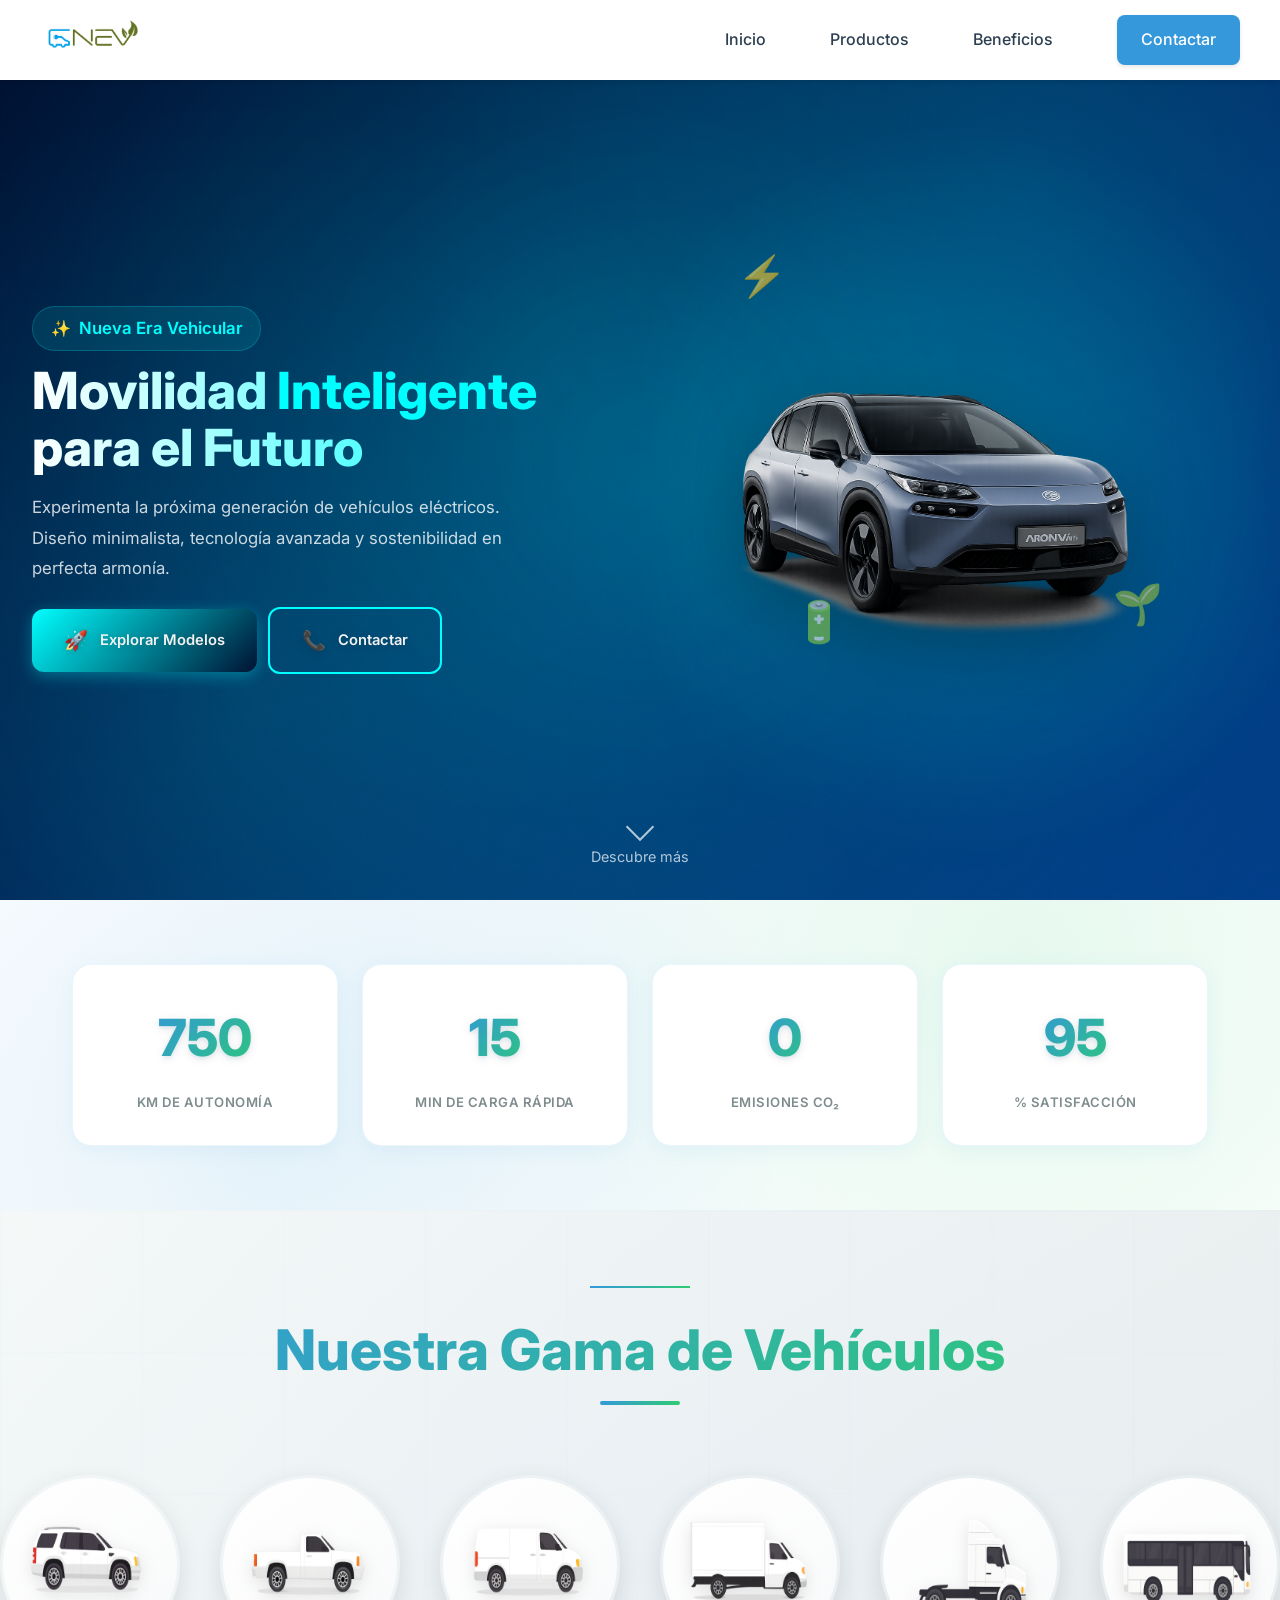
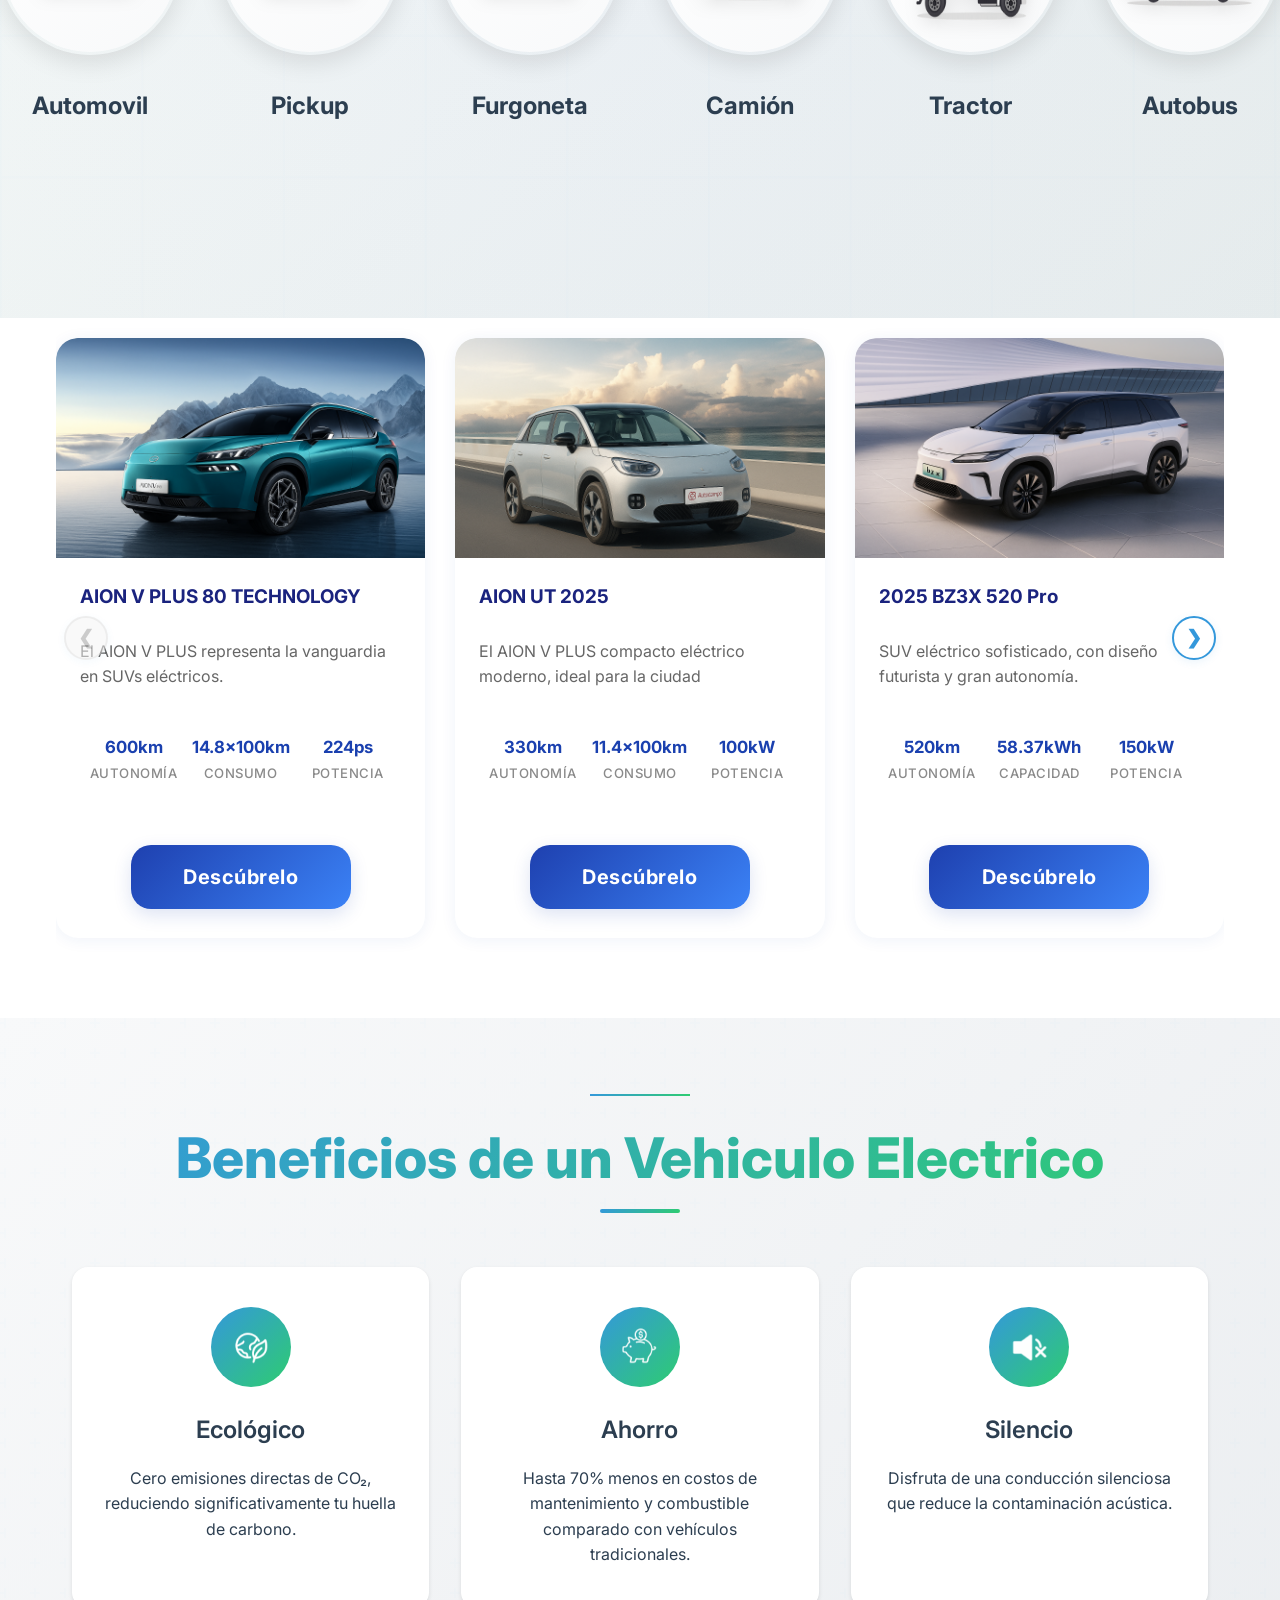
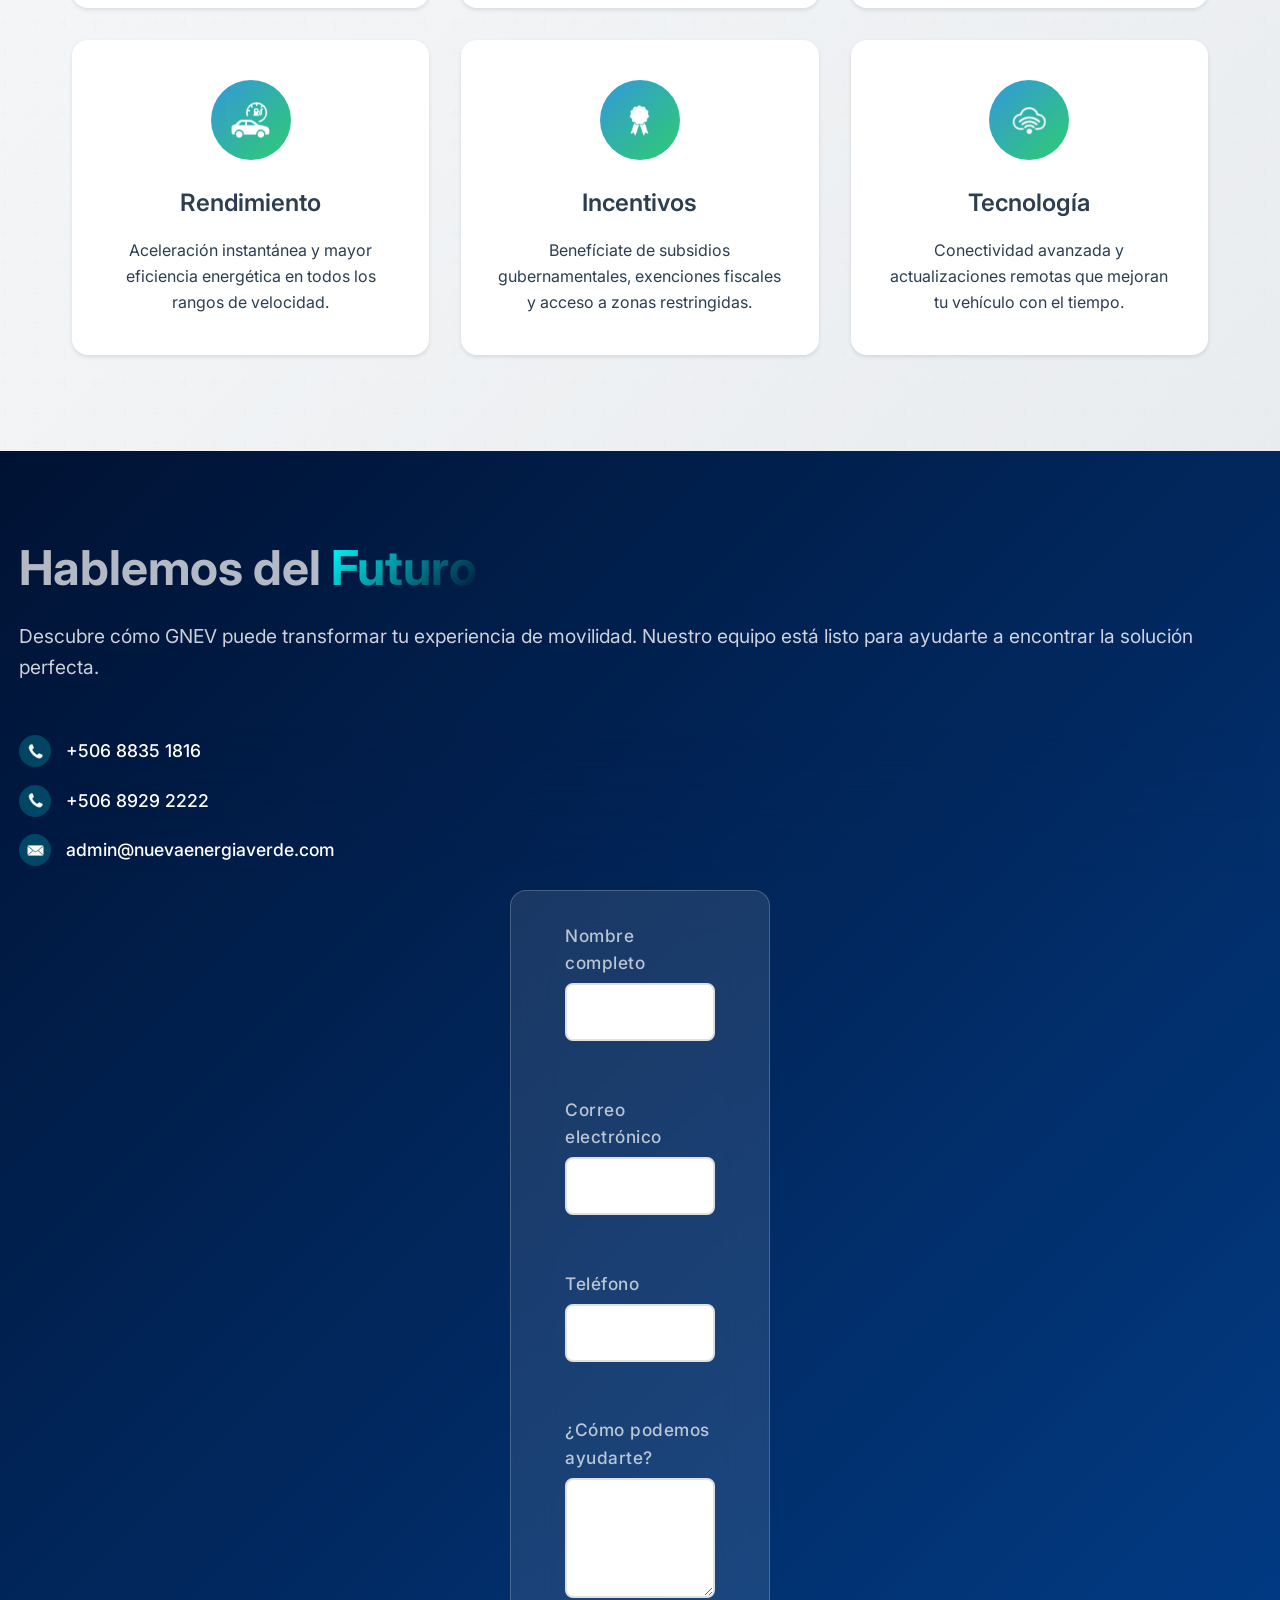
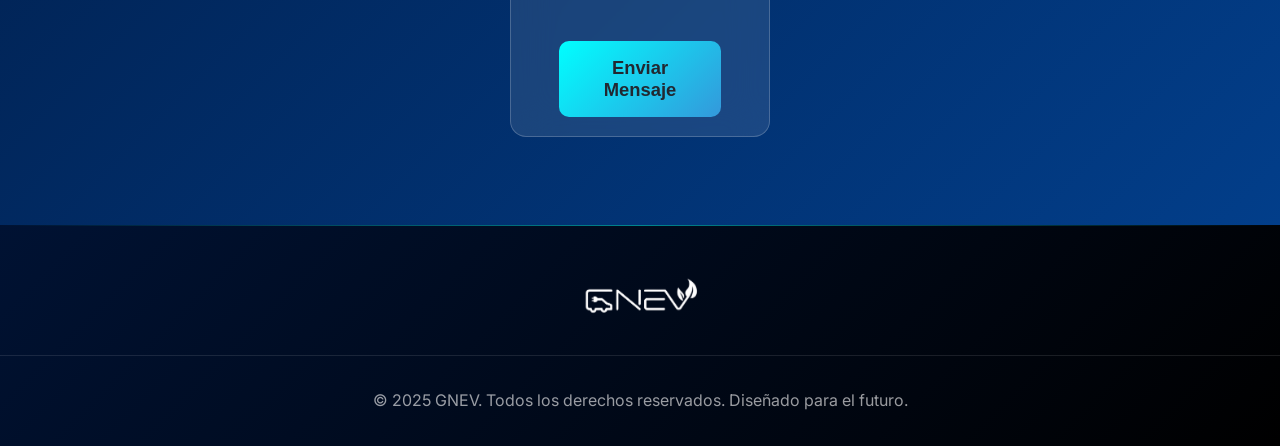
<file: index.html>
<!DOCTYPE html>
<html lang="es">
<head>
    <meta charset="UTF-8">
    <meta name="viewport" content="width=device-width, initial-scale=1.0">
    <title>GNEV - Nueva Era Vehicular</title>
    <link rel="preconnect" href="https://fonts.googleapis.com">
    <link rel="preconnect" href="https://fonts.gstatic.com" crossorigin>
    <link href="https://fonts.googleapis.com/css2?family=Inter:wght@400;500;600&display=swap" rel="stylesheet">
    <link rel="stylesheet" href="styles.css">
    <script src="script.js" defer></script>
</head>
<body>
    <!-- Navigation -->
    <nav class="navbar">
        <div class="nav-content">
            <div class="brand">
                <a href="#inicio">
                    <img src="images/nev-logo.png" alt="NEV Logo" class="brand-logo">
                </a>
            </div>
            <div class="nav-right">
                <ul class="nav-links">
                    <li><a href="#inicio">Inicio</a></li>
                    <li><a href="#productos">Productos</a></li>
                    <li><a href="#beneficios">Beneficios</a></li>
                </ul>
                <a href="#contacto" class="nav-cta">Contactar</a>
            </div>
            <button class="mobile-menu-button" aria-label="Abrir menú">
                <span class="hamburger-line"></span>
                <span class="hamburger-line"></span>
                <span class="hamburger-line"></span>
            </button>
        </div>
    </nav>

    <!-- Menú Móvil Desplegable -->
    <div class="mobile-menu">
        <div class="mobile-menu-header">
            <button class="close-menu-btn" aria-label="Cerrar menú">&times;</button>
        </div>
        <ul class="mobile-menu-links">
            <li><a href="#inicio">Inicio</a></li>
            <li><a href="#productos">Productos</a></li>
            <li><a href="#beneficios">Beneficios</a></li>
            <li><a href="#contacto" class="mobile-menu-cta">Contactar</a></li>
        </ul>
    </div>
    <div class="page-overlay"></div>
    <main id="main-content">
        <!-- Hero Section -->
        <section id="inicio" class="hero">
            <div class="hero-container">
                <div class="hero-content">
                    <div class="hero-badge">
                        <span class="badge-icon">✨</span>
                        Nueva Era Vehicular
                    </div>
                    <h1>
                        Movilidad <span class="hero-highlight">Inteligente</span> 
                        <br>para el Futuro
                    </h1>
                    <p>
                        Experimenta la próxima generación de vehículos eléctricos. 
                        Diseño minimalista, tecnología avanzada y sostenibilidad 
                        en perfecta armonía.
                    </p>
                    <div class="hero-buttons">
                        <a href="#productos" class="btn-primary">
                            <span class="btn-icon">🚀</span>
                            Explorar Modelos
                        </a>
                        <a href="#contacto" class="btn-primary btn-outline">
                            <span class="btn-icon">📞</span>
                            Contactar
                        </a>
                    </div>
                </div>
                <div class="hero-visual">
                    <div class="hero-image-wrapper">
                        <img src="images/carro-electrico.png" alt="Vehículo Eléctrico NEV">
                        <div class="hero-image-overlay"></div>
                    </div>
                    <div class="floating-elements">
                        <div class="floating-element" data-speed="2">⚡</div>
                        <div class="floating-element" data-speed="3">🌱</div>
                        <div class="floating-element" data-speed="1.5">🔋</div>
                    </div>
                </div>
            </div>
            <div class="hero-scroll-indicator">
                <div class="scroll-arrow"></div>
                <span>Descubre más</span>
            </div>
        </section>

        <!-- Stats Section -->
        <section class="stats">
            <div class="stats-container">
                <div class="stat-item fade-in">
                    <div class="stat-number">750</div>
                    <div class="stat-label">km de autonomía</div>
                </div>
                <div class="stat-item fade-in">
                    <div class="stat-number">15</div>
                    <div class="stat-label">min de carga rápida</div>
                </div>
                <div class="stat-item fade-in">
                    <div class="stat-number">0</div>
                    <div class="stat-label">emisiones CO₂</div>
                </div>
                <div class="stat-item fade-in">
                    <div class="stat-number">95</div>
                    <div class="stat-label">% satisfacción</div>
                </div>
            </div>
        </section>

        <!-- Features Section -->
        <section id="productos-features" class="features">
            <div class="features-container">
                <div class="section-header">
                    <h2>Nuestra Gama de Vehículos</h2>
                </div>
                <div class="features-grid">
                    <div class="feature-item">
                        <div class="feature-circle">
                            <img src="images/automovil-electric.png" alt="Automóvil eléctrico">
                        </div>
                        <h3>Automovil</h3>
                    </div>
                    <div class="feature-item">
                        <div class="feature-circle">
                            <img src="images/pickut-electrico.png" alt="Pickup eléctrica">
                        </div>
                        <h3>Pickup</h3>
                    </div>
                    <div class="feature-item">
                        <div class="feature-circle">
                            <img src="images/furgoneta-electrico.png" alt="Furgoneta eléctrica">
                        </div>
                        <h3>Furgoneta</h3>
                    </div>
                    <div class="feature-item">
                        <div class="feature-circle">
                            <img src="images/camión-electrico.png" alt="Camión eléctrico">
                        </div>
                        <h3>Camión</h3>
                    </div>
                    <div class="feature-item">
                        <div class="feature-circle">
                            <img src="images/cabezal-electrico.png" alt="Tractor eléctrico">
                        </div>
                        <h3>Tractor</h3>
                    </div>
                    <div class="feature-item">
                        <div class="feature-circle">
                            <img src="images/autobus-electrico.png" alt="Autobús eléctrico">
                        </div>
                        <h3>Autobus</h3>
                    </div>
                </div>
            </div>
        </section>
    </main>

    <!-- Products Section -->
    <section id="productos" class="products">
        <div class="products-container">
            <!-- Carrusel Automóviles -->
            <div class="carousel-container active" data-category="automovil">
                <button class="carousel-button prev">❮</button>
                <div class="carousel-wrapper">
                    <div class="carousel-track">
                        <div class="product-card">
                            <div class="product-image">
                                <img src="images/Productos/AION V PLUS 80 TECHNOLOGY.png" alt="AION V PLUS">
                            </div>
                            <div class="product-info">
                                <h3>AION V PLUS 80 TECHNOLOGY</h3>
                                <p>El AION V PLUS representa la vanguardia en SUVs eléctricos.</p>
                                <div class="product-specs">
                                    <div class="spec">
                                        <span>600km</span>
                                        <label>AUTONOMÍA</label>
                                    </div>
                                    <div class="spec">
                                        <span>14.8x100km</span>
                                        <label>CONSUMO</label>
                                    </div>
                                    <div class="spec">
                                        <span>224ps</span>
                                        <label>POTENCIA</label>
                                    </div>
                                </div>
                            </div>
                            <a href="#aion-v-details" class="discover-btn">Descúbrelo</a>
                        </div>
                        <div class="product-card">
                            <div class="product-image">
                                <img src="images/Productos/AION UT 2025.png" alt="AION UT 2025 ">
                            </div>
                            <div class="product-info">
                                <h3>AION UT 2025</h3>
                                <p>El AION V PLUS compacto eléctrico moderno, ideal para la ciudad</p>
                                <div class="product-specs">
                                    <div class="spec">
                                        <span>330km</span>
                                        <label>AUTONOMÍA</label>
                                    </div>
                                    <div class="spec">
                                        <span>11.4x100km</span>
                                        <label>CONSUMO</label>
                                    </div>
                                    <div class="spec">
                                        <span>100kW</span>
                                        <label>POTENCIA</label>
                                    </div>
                                </div>
                            </div>
                            <a href="#aion-ut-details" class="discover-btn">Descúbrelo</a>
                        </div>
                        <div class="product-card">
                            <div class="product-image">
                                <img src="images/Productos/2025 BZ3X 520 Pro.png" alt="A2025 BZ3X 520 Pro">
                            </div>
                            <div class="product-info">
                                <h3>2025 BZ3X 520 Pro</h3>
                                <p>SUV eléctrico sofisticado, con diseño futurista y gran autonomía.</p>
                                <div class="product-specs">
                                    <div class="spec">
                                        <span>520km</span>
                                        <label>AUTONOMÍA</label>
                                    </div>
                                    <div class="spec">
                                        <span>58.37kWh</span>
                                        <label>CAPACIDAD</label>
                                    </div>
                                    <div class="spec">
                                        <span>150kW</span>
                                        <label>POTENCIA</label>
                                    </div>
                                </div>
                            </div>
                            <a href="#bz3x-details" class="discover-btn">Descúbrelo</a>
                        </div>
                        <div class="product-card">
                            <div class="product-image">
                                <img src="images/Productos/BMW iX1 versión 2023 eDrive25L.png" alt="BMW iX1 versión 2023 eDrive25L">
                            </div>
                            <div class="product-info">
                                <h3>BMW iX1 versión 2023 eDrive25L</h3>
                                <p>SUV eléctrico premium, con diseño robusto y alto rendimiento.</p>
                                <div class="product-specs">
                                    <div class="spec">
                                        <span>510km</span>
                                        <label>AUTONOMÍA</label>
                                    </div>
                                    <div class="spec">
                                        <span>66.45KwH</span>
                                        <label>CAPACIDAD</label>
                                    </div>
                                    <div class="spec">
                                        <span>150kW</span>
                                        <label>POTENCIA</label>
                                    </div>
                                </div>
                            </div>
                            <a href="#bmw-ix1-details" class="discover-btn">Descúbrelo</a>
                        </div>
                        <div class="product-card">
                            <div class="product-image">
                                <img src="images/Productos/Volkswagen ID.3 versión 2025 restyling.png" alt="Volkswagen ID.3 versión 2025 restyling">
                            </div>
                            <div class="product-info">
                                <h3>Volkswagen ID.3 versión 2025 restyling</h3>
                                <p>Eléctrico compacto, elegante y pensado para el día a día.</p>
                                <div class="product-specs">
                                    <div class="spec">
                                        <span>451km</span>
                                        <label>AUTONOMÍA</label>
                                    </div>
                                    <div class="spec">
                                        <span>52.8kWh</span>
                                        <label>CAPACIDAD</label>
                                    </div>
                                    <div class="spec">
                                        <span>125kW</span>
                                        <label>POTENCIA</label>
                                    </div>
                                </div>
                            </div>
                            <a href="#vw-id3-details" class="discover-btn">Descúbrelo</a>
                        </div>
                    </div>
                </div>
                <button class="carousel-button next">❯</button>
            </div>

            <!-- Carrusel Pickups -->
            <div class="carousel-container" data-category="pickup">
                <button class="carousel-button prev">❮</button>
                <div class="carousel-wrapper">
                    <div class="carousel-track">
                        <div class="product-card">
                            <div class="product-image">
                                <img src="images/Productos/Radar Jingang 2025.png" alt="Radar Jingang">
                            </div>
                            <div class="product-info">
                                <h3>Radar Jingang 2025</h3>
                                <p>La pickup eléctrica perfecta para trabajo y aventura.</p>
                                <div class="product-specs">
                                    <div class="spec">
                                        <span>520km</span>
                                        <label>AUTONOMÍA</label>
                                    </div>
                                    <div class="spec">
                                        <span>485 N·m</span>
                                        <label>PAR MAXIMO</label>
                                    </div>
                                    <div class="spec">
                                        <span>280Kw</span>
                                        <label>POTENCIA</label>
                                    </div>
                                </div>
                            </div>
                            <a href="#radar-jingang-details" class="discover-btn">Descúbrelo</a>
                        </div>
                        <div class="product-card">
                            <div class="product-image">
                                <img src="images/Productos/Radar Horizon Innovación Tecnológica.png" alt="Radar Horizon Innovación Tecnológica">
                            </div>
                            <div class="product-info">
                                <h3>Radar Horizon Innovación Tecnológica</h3>
                                <p>Pickup eléctrica moderna, con diseño robusto y enfoque tecnológico.</p>
                                <div class="product-specs">
                                    <div class="spec">
                                        <span>560km</span>
                                        <label>AUTONOMÍA</label>
                                    </div>
                                    <div class="spec">
                                        <span>385 N·m</span>
                                        <label>PAR MAXIMO</label>
                                    </div>
                                    <div class="spec">
                                        <span>200Kw</span>
                                        <label>POTENCIA</label>
                                    </div>
                                </div>
                            </div>
                            <a href="#radar-horizon-details" class="discover-btn">Descúbrelo</a>
                        </div>
                        <div class="product-card">
                            <div class="product-image">
                                <img src="images/Productos/JMC Dadao EV 2024 Premium.png" alt="JMC Dadao EV 2024 Premium">
                            </div>
                            <div class="product-info">
                                <h3>JMC Dadao EV 2024 Premium</h3>
                                <p>SUV eléctrico fuerte y elegante, ideal para aventuras con estilo.</p>
                                <div class="product-specs">
                                    <div class="spec">
                                        <span>501km</span>
                                        <label>AUTONOMÍA</label>
                                    </div>
                                    <div class="spec">
                                        <span>385 N·m</span>
                                        <label>PAR MAXIMO</label>
                                    </div>
                                    <div class="spec">
                                        <span>180Kw</span>
                                        <label>POTENCIA</label>
                                    </div>
                                </div>
                            </div>
                            <a href="#jmc-dadao-details" class="discover-btn">Descúbrelo</a>
                        </div>
                        <div class="product-card">
                            <div class="product-image">
                                <img src="images/Productos/MC Yuhu EV 2022 versión Doushi.png" alt="MC Yuhu EV 2022 versión Doushi">
                            </div>
                            <div class="product-info">
                                <h3>MC Yuhu EV 2022 versión Doushi</h3>
                                <p>Pickup eléctrica resistente, con diseño funcional y enfoque urbano.</p>
                                <div class="product-specs">
                                    <div class="spec">
                                        <span>360km</span>
                                        <label>AUTONOMÍA</label>
                                    </div>
                                    <div class="spec">
                                        <span>800 N·m</span>
                                        <label>PAR MAXIMO</label>
                                    </div>
                                    <div class="spec">
                                        <span>120kW</span>
                                        <label>POTENCIA</label>
                                    </div>
                                </div>
                            </div>
                            <a href="#mc-yuhu-details" class="discover-btn">Descúbrelo</a>
                        </div>
                        <div class="product-card">
                            <div class="product-image">
                                <img src="images/Productos/Zhengzhou Nissan Z9 2025 GT 2.0T.png" alt="Zhengzhou Nissan Z9 2025 GT 2.0T">
                            </div>
                            <div class="product-info">
                                <h3>Zhengzhou Nissan Z9 2025 GT 2.0T</h3>
                                <p>SUV de alto desempeño, con estilo deportivo y motor turbo.</p>
                                <div class="product-specs">
                                    <div class="spec">
                                        <span>1332L</span>
                                        <label>VOLUMEN</label>
                                    </div>
                                    <div class="spec">
                                        <span>400 N·m</span>
                                        <label>PAR MAXIMO</label>
                                    </div>
                                    <div class="spec">
                                        <span>192kW</span>
                                        <label>POTENCIA</label>
                                    </div>
                                </div>
                            </div>
                            <a href="#nissan-z9-gt-details" class="discover-btn">Descúbrelo</a>
                        </div>
                        <div class="product-card">
                            <div class="product-image">
                                <img src="images/Productos/Zhengzhou Nissan Z9 GE PHEV 2025.png" alt="Zhengzhou Nissan Z9 GE PHEV 2025">
                            </div>
                            <div class="product-info">
                                <h3>Zhengzhou Nissan Z9 GE PHEV 2025</h3>
                                <p>SUV híbrido enchufable, versátil y eficiente para ciudad y carretera.</p>
                                <div class="product-specs">
                                    <div class="spec">
                                        <span>1190L</span>
                                        <label>VOLUMEN</label>
                                    </div>
                                    <div class="spec">
                                        <span>350 N·m</span>
                                        <label>PAR MAXIMO</label>
                                    </div>
                                    <div class="spec">
                                        <span>156kW</span>
                                        <label>POTENCIA</label>
                                    </div>
                                </div>
                            </div>
                            <a href="#nissan-z9-phev-details" class="discover-btn">Descúbrelo</a>
                        </div>
                        <div class="product-card">
                            <div class="product-image">
                                <img src="images/Productos/Peugeot Pickup.png" alt="Peugeot Pickup">
                            </div>
                            <div class="product-info">
                                <h3>Peugeot Pickup</h3>
                                <p>Pickup práctica y moderna, pensada para el trabajo y la aventura.</p>
                                <div class="product-specs">
                                    <div class="spec">
                                        <span>9.6xL/100km</span>
                                        <label>CONSUMO</label>
                                    </div>
                                    <div class="spec">
                                        <span>2710kg</span>
                                        <label>PESO BRUTO</label>
                                    </div>
                                    <div class="spec">
                                        <span>171kW</span>
                                        <label>POTENCIA</label>
                                    </div>
                                </div>
                            </div>
                            <a href="#peugeot-pickup-details" class="discover-btn">Descúbrelo</a>
                        </div>
                        <div class="product-card">
                            <div class="product-image">
                                <img src="images/Productos/JAC T9 Diésel Automática Inteligente.png" alt="JAC T9 Diésel Automática Inteligente">
                            </div>
                            <div class="product-info">
                                <h3>JAC T9 Diésel Automática Inteligente</h3>
                                <p>Pickup diésel robusta, con transmisión automática y tecnología avanzada.</p>
                                <div class="product-specs">
                                    <div class="spec">
                                        <span>76L</span>
                                        <label>CAPACIDAD</label>
                                    </div>
                                    <div class="spec">
                                        <span>125kW</span>
                                        <label>POTENCIA</label>
                                    </div>
                                </div>
                            </div>
                            <a href="#jac-t9-details" class="discover-btn">Descúbrelo</a>
                        </div>
                    </div>
                </div>
                <button class="carousel-button next">❯</button>
            </div>

            <!-- Carrusel Furgonetas -->
            <div class="carousel-container" data-category="furgoneta">
                <button class="carousel-button prev">❮</button>
                <div class="carousel-wrapper">
                    <div class="carousel-track">
                        <div class="product-card">
                            <div class="product-image">
                                <img src="images/Productos/Wuling Yangguang 2024.png" alt="Wuling Yangguang">
                            </div>
                            <div class="product-info">
                                <h3>Wuling Yangguang 2024</h3>
                                <p>La furgoneta eléctrica ideal para reparto urbano.</p>
                                <div class="product-specs">
                                    <div class="spec">
                                        <span>300km</span>
                                        <label>AUTONOMÍA</label>
                                    </div>
                                    <div class="spec">
                                        <span>220N·m</span>
                                        <label>PAR MAXIMO</label>
                                    </div>
                                    <div class="spec">
                                        <span>60Kw</span>
                                        <label>POTENCIA</label>
                                    </div>
                                </div>
                            </div>
                            <a href="#wuling-yangguang-details" class="discover-btn">Descúbrelo</a>
                        </div>
                    </div>
                </div>
                <button class="carousel-button next">❯</button>
            </div>

            <!-- Carrusel Camiones -->
            <div class="carousel-container" data-category="camion">
                <button class="carousel-button prev">❮</button>
                <div class="carousel-wrapper">
                    <div class="carousel-track">
                        <div class="product-card">
                            <div class="product-image">
                                <img src="images/Productos/Qingling Isuzu KV100 QL1043FMHA.png" alt="Qingling Isuzu KV100 QL1043FMHA">
                            </div>
                            <div class="product-info">
                                <h3>Qingling Isuzu KV100 QL1043FMHA</h3>
                                <p>El camión eléctrico para transporte urbano eficiente.</p>
                                <div class="product-specs">
                                    <div class="spec">
                                        <span>2.499 L</span>
                                        <label>CILINDRADA</label>
                                    </div>
                                    <div class="spec">
                                        <span>115 km/h</span>
                                        <label>VELOCIDAD</label>
                                    </div>
                                    <div class="spec">
                                        <span>131CV</span>
                                        <label>POTENCIA</label>
                                    </div>
                                </div>
                            </div>
                            <a href="#qingling-ev-details" class="discover-btn">Descúbrelo</a>
                        </div>
                    </div>
                </div>
                <button class="carousel-button next">❯</button>
            </div>

            <!-- Carrusel Tractores -->
            <div class="carousel-container" data-category="tractor">
                <button class="carousel-button prev">❮</button>
                <div class="carousel-wrapper">
                    <div class="carousel-track">
                        <div class="product-card">
                            <div class="product-image">
                                <img src="images/Productos/DFL4251A9.png" alt="DFL4251A9">
                            </div>
                            <div class="product-info">
                                <h3>DFL4251A9</h3>
                                <p>El tractor eléctrico para transporte de larga distancia.</p>
                                <div class="product-specs">
                                    <div class="spec">
                                        <span>8.9L</span>
                                        <label>CILINDRADA</label>
                                    </div>
                                    <div class="spec">
                                        <span>1480 N·m</span>
                                        <label>PAR MAXIMO</label>
                                    </div>
                                    <div class="spec">
                                        <span>276 kW</span>
                                        <label>POTENCIA</label>
                                    </div>
                                </div>
                            </div>
                            <a href="#dfl4251a9-details" class="discover-btn">Descúbrelo</a>
                        </div>
                    </div>
                </div>
                <button class="carousel-button next">❯</button>
            </div>

            <!-- Carrusel Autobuses -->
            <div class="carousel-container" data-category="autobus">
                <button class="carousel-button prev">❮</button>
                <div class="carousel-wrapper">
                    <div class="carousel-track">
                        <div class="product-card">
                            <div class="product-image">
                                <img src="images/Productos/Zonson Smart Auto GTZ6129BEVBF4.png" alt="Zonson Smart Auto GTZ6129BEVBF4">
                            </div>
                            <div class="product-info">
                                <h3>Zonson Smart Auto GTZ6129BEVBF4</h3>
                                <p>Autobús eléctrico de gran capacidad, ideal para transporte urbano masivo.</p>
                                <div class="product-specs">
                                    <div class="spec">
                                        <span>11,990 mm</span>
                                        <label>LONGITUD</label>
                                    </div>
                                    <div class="spec">
                                        <span>2,550 mm</span>
                                        <label>ANCHURA</label>
                                    </div>
                                    <div class="spec">
                                        <span>18,000 kg</span>
                                        <label>PESO BRUTO</label>
                                    </div>
                                </div>
                            </div>
                            <a href="#zonson-smart-auto-details" class="discover-btn">Descúbrelo</a>
                        </div>
                        <div class="product-card">
                            <div class="product-image">
                                <img src="images/Productos/Dongfeng EQ6608LT Autobús.png" alt="Dongfeng EQ6608LT Autobús">
                            </div>
                            <div class="product-info">
                                <h3>Dongfeng EQ6608LT Autobús</h3>
                                <p>Minibús funcional, perfecto para rutas cortas y transporte institucional.</p>
                                <div class="product-specs">
                                    <div class="spec">
                                        <span>5,990 mm</span>
                                        <label>LONGITUD</label>
                                    </div>
                                    <div class="spec">
                                        <span>2,550 mm</span>
                                        <label>ANCHURA</label>
                                    </div>
                                    <div class="spec">
                                        <span>5700kg</span>
                                        <label>PESO BRUTO</label>
                                    </div>
                                </div>
                            </div>
                            <a href="#dongfeng-ev-details" class="discover-btn">Descúbrelo</a>
                        </div>
                    </div>
                </div>
                <button class="carousel-button next">❯</button>
            </div>
        </div>
    </section>

    <!-- Secciones de detalles de productos -->
    <!-- AION V PLUS -->
    <section id="aion-v-details" class="product-details" style="display: none;">
        <div class="details-container">
            <button class="close-details-btn">&times;</button>
            <div class="details-content">
                <div class="details-gallery">
                    <div class="main-image">
                        <img src="images/Productos/AION V PLUS 80 TECHNOLOGY.png" alt="AION V PLUS" id="aion-v-main-image">
                        <button class="prev-image">❮</button>
                        <button class="next-image">❯</button>
                        <div class="image-dots"></div>
                    </div>
                    <div class="thumbnail-gallery"></div>
                </div>
                <div class="details-info">
                    <div class="product-badge"><span class="badge-icon">⚡</span>EFICIENCIA</div>
                    <div class="product-title-group">
                        <h2 class="product-name">AION V PLUS 80 TECHNOLOGY</h2>
                        <div class="product-model">
                            <span class="model-icon">🚗</span>
                            Clase SUV
                        </div>
                    </div>
                    <div class="highlights">
                        <h3>
                            <span class="section-icon">🚀</span>
                            ¡Características que te enamorarán!
                        </h3>
                        <div class="highlights-grid">
                            <div class="highlight-item premium">
                                <span class="highlight-dot">⭐</span>
                                <div class="highlight-content">
                                    <span class="highlight-label">Fabricante:</span>
                                    <span class="highlight-value">GAC AION</span>
                                </div>
                            </div>
                            <div class="highlight-item performance">
                                <span class="highlight-dot">⚡</span>
                                <div class="highlight-content">
                                    <span class="highlight-label">Aceleración Deportiva:</span>
                                    <span class="highlight-value">0-100 km/h en 7.6s</span>
                                </div>
                            </div>
                            <div class="highlight-item efficiency">
                                <span class="highlight-dot">🔋</span>
                                <div class="highlight-content">
                                    <span class="highlight-label">Consumo de energía:</span>
                                    <span class="highlight-value">14.8 kWh/100km</span>
                                </div>
                            </div>
                            <div class="highlight-item technology">
                                <span class="highlight-dot">🚀</span>
                                <div class="highlight-content">
                                    <span class="highlight-label">Velocidad Máxima:</span>
                                    <span class="highlight-value">185 km/h</span>
                                </div>
                            </div>
                        </div>
                    </div>
                    <div class="description">
                        <h3>
                            <span class="section-icon">📝</span>
                            Descripción
                        </h3>
                        <p>El AION V PLUS 80 TECHNOLOGY representa la vanguardia de la movilidad eléctrica. Con su diseño futurista, tecnología Smart Drive 3.0 y autonomía de 600 km, este SUV eléctrico combina elegancia, rendimiento y sostenibilidad. Su interior espacioso, conectividad avanzada y sistema de asistencia de conducción lo convierten en el compañero perfecto para la familia moderna que busca el futuro de la movilidad.</p>
                    </div>
                    <div class="action-buttons">
                        <a href="images/Ficha tecnica/FICHA TECNICA AION V PLUS TECHNOLOGY.pdf" class="btn download-btn force-download" download="AION V PLUS 80 TECHNOLOGY - Ficha Técnica.pdf">
                            <img src="images/Icons/Flecha negro.png" alt="Ficha Técnica" class="icon">
                            Ficha Técnica
                        </a>
                        <button class="btn whatsapp-btn" onclick="openWhatsAppModal()">
                            <img src="images/Icons/WhatsApp.png" alt="WhatsApp" class="icon">
                            WhatsApp
                        </button>
                    </div>
                </div>
            </div>
            <div class="specifications">
                <h3>Especificaciones Técnicas</h3>
                <div class="specs-grid">
                    <div><p class="spec-label">Tipo de energía</p><p class="spec-value">Eléctrico puro</p></div>
                    <div><p class="spec-label">Potencia máxima</p><p class="spec-value">165 kW</p></div>
                    <div><p class="spec-label">Par máximo</p><p class="spec-value">350 N·m</p></div>
                    <div><p class="spec-label">Autonomía</p><p class="spec-value">600 km (NEDC)</p></div>
                    <div><p class="spec-label">Aceleración 0-100</p><p class="spec-value">7.6 segundos</p></div>
                    <div><p class="spec-label">Velocidad máxima</p><p class="spec-value">185 km/h</p></div>
                    <div><p class="spec-label">Consumo</p><p class="spec-value">14.8 kWh/100km</p></div>
                    <div><p class="spec-label">Dimensiones</p><p class="spec-value">4650 x 1920 x 1720 mm</p></div>
                    <div><p class="spec-label">Carga rápida</p><p class="spec-value">Compatible</p></div>
                    <div><p class="spec-label">Potencia del motor</p><p class="spec-value">224 Ps</p></div>
                </div>
            </div>
            <div class="equipment">
                <h3>Equipamiento Incluido</h3>
                <div class="equipment-grid">
                    <div><span class="equipment-dot">•</span>5 asientos</div>
                    <div><span class="equipment-dot">•</span>SUV de 5 puertas</div>
                    <div><span class="equipment-dot">•</span>Pantalla táctil completa</div>
                    <div><span class="equipment-dot">•</span>Cámara de marcha atras</div>
                </div>
            </div>
            <div class="contact-footer">
                <h3>¿Listo para la experiencia GNEV?</h3>
                <p>Agenda tu test drive hoy mismo y descubre por qué GNEV es el futuro de la movilidad</p>
                <div class="contact-info">
                    <div><img src="images/Icons/Telefono.png" alt="Teléfono" class="icon">+506 8835 1816</div>
                    <div><img src="images/Icons/Telefono.png" alt="Teléfono" class="icon">+506 8929 2222</div>
                    <div><img src="images/Icons/Correo.png" alt="Email" class="icon">admin@nuevaenergiaverde.com</div>
                </div>
            </div>
        </div>
    </section>

    <!-- AION UT -->
    <section id="aion-ut-details" class="product-details" style="display: none;">
        <div class="details-container">
            <button class="close-details-btn">&times;</button>
            <div class="details-content">
                <div class="details-gallery">
                    <div class="main-image">
                        <img src="images/Productos/AION UT 2025.png" alt="AION UT" id="aion-ut-main-image">
                        <button class="prev-image">❮</button>
                        <button class="next-image">❯</button>
                        <div class="image-dots"></div>
                    </div>
                    <div class="thumbnail-gallery"></div>
                </div>
                <div class="details-info">
                    <div class="product-badge"><span class="badge-icon">🕒</span>ACTUALIZADO</div>
                    <h2 class="product-name">AION UT 2025</h2>
                    <div class="product-model">
                        <span class="model-icon">🚗</span>
                        Serie UT
                    </div>
                    <div class="highlights">
                        <h3>
                            <span class="section-icon">🚀</span>
                            ¡Características que te enamorarán!
                        </h3>
                        <div class="highlights-grid">
                            <div class="highlight-item premium">
                                <span class="highlight-dot">⚡</span>
                                <div class="highlight-content">
                                    <span class="highlight-label">Fabricante:</span>
                                    <span class="highlight-value">GAC AION</span>
                                </div>
                            </div>
                            <div class="highlight-item performance">
                                <span class="highlight-dot">🏁</span>
                                <div class="highlight-content">
                                    <span class="highlight-label">Aceleración:</span>
                                    <span class="highlight-value">0-50 km/h en solo 4.1s</span>
                                </div>
                            </div>
                            <div class="highlight-item speed">
                                <span class="highlight-dot">🚀</span>
                                <div class="highlight-content">
                                    <span class="highlight-label">Velocidad Máxima:</span>
                                    <span class="highlight-value">150 km/h</span>
                                </div>
                            </div>
                            <div class="highlight-item efficiency">
                                <span class="highlight-dot">🔋</span>
                                <div class="highlight-content">
                                    <span class="highlight-label">Consumo de energía:</span>
                                    <span class="highlight-value">11.4 kWh/100km</span>
                                </div>
                            </div>
                        </div>
                    </div>
                    <div class="description">
                        <h3>
                            <span class="section-icon">📝</span>
                            Descripción
                        </h3>
                        <p>El AION UT 2025 es un vehículo compacto eléctrico de diseño moderno y amigable. Sus líneas suaves, faros redondeados y aspecto urbano lo hacen ideal para la ciudad. Combina eficiencia energética, estilo minimalista y tecnología avanzada en un formato práctico y versátil para el día a día, perfecto para la movilidad urbana sostenible.</p>
                    </div>
                    <div class="action-buttons">
                        <a href="images/Ficha tecnica/Ficha Tecnica AION UT 2025.pdf" class="btn download-btn force-download" download="AION UT 2025 - Ficha Técnica.pdf">
                            <img src="images/Icons/Flecha negro.png" alt="Ficha Técnica" class="icon">
                            Ficha Técnica
                        </a>
                        <button class="btn whatsapp-btn" onclick="openWhatsAppModal()">
                            <img src="images/Icons/WhatsApp.png" alt="WhatsApp" class="icon">
                            WhatsApp
                        </button>
                    </div>
                </div>
            </div>
            <div class="specifications">
                <h3>Especificaciones Técnicas</h3>
                <div class="specs-grid">
                    <div><p class="spec-label">Tipo de energía</p><p class="spec-value">Eléctrico puro</p></div>
                    <div><p class="spec-label">Potencia máxima</p><p class="spec-value">100 kW (136CV) </p></div>
                    <div><p class="spec-label">Par máxima</p><p class="spec-value">176 N·m</p></div>
                    <div><p class="spec-label">Autonomía</p><p class="spec-value">330 km (NEDC)</p></div>
                    <div><p class="spec-label">Carga Rápida</p><p class="spec-value">Compatible</p></div>
                    <div><p class="spec-label">Dimensiones</p><p class="spec-value">4270 x 1850 x 1575 mm</p></div>
                </div>
            </div>
            <div class="equipment">
                <h3>Equipamiento Incluido</h3>
                <div class="equipment-grid">
                    <div><span class="equipment-dot">•</span>5 plazas</div>
                    <div><span class="equipment-dot">•</span>Hatchback de 5 puertas</div>
                </div>
            </div>
            <div class="contact-footer">
                <h3>¿Listo para la experiencia GNEV?</h3>
                <p>Agenda tu test drive hoy mismo y descubre por qué GNEV es el futuro de la movilidad</p>
                <div class="contact-info">
                    <div><img src="images/Icons/Telefono.png" alt="Teléfono" class="icon">+506 8835 1816</div>
                    <div><img src="images/Icons/Telefono.png" alt="Teléfono" class="icon">+506 8929 2222</div>
                    <div><img src="images/Icons/Correo.png" alt="Email" class="icon">admin@nuevaenergiaverde.com</div>
                </div>
            </div>
        </div>
    </section>

    <!-- BZ3X -->
    <section id="bz3x-details" class="product-details" style="display: none;">
        <div class="details-container">
            <button class="close-details-btn">&times;</button>
            <div class="details-content">
                <div class="details-gallery">
                    <div class="main-image">
                        <img src="images/Productos/2025 BZ3X 520 Pro.png" alt="BZ3X" id="bz3x-main-image">
                        <button class="prev-image">❮</button>
                        <button class="next-image">❯</button>
                        <div class="image-dots"></div>
                    </div>
                    <div class="thumbnail-gallery"></div>
                </div>
                <div class="details-info">
                    <div class="product-badge"><span class="badge-icon">✨</span>NUEVO</div>
                    <h2 class="product-name">2025 BZ3X 520 Pro</h2>
                    <div class="product-model">
                        <span class="model-icon">🚗</span>
                        Serie BZ
                    </div>
                    <div class="highlights">
                        <h3>
                            <span class="section-icon">🚀</span>
                            ¡Características que te enamorarán!
                        </h3>
                        <div class="highlights-grid">
                            <div class="highlight-item premium">
                                <span class="highlight-dot">⚡</span>
                                <div class="highlight-content">
                                    <span class="highlight-label">Fabricante:</span>
                                    <span class="highlight-value">GAC Toyota</span>
                                </div>
                            </div>
                            <div class="highlight-item design">
                                <span class="highlight-dot">🚗</span>
                                <div class="highlight-content">
                                    <span class="highlight-label">Nivel de la carrocería:</span>
                                    <span class="highlight-value">SUV compacto</span>
                                </div>
                            </div>
                            <div class="highlight-item speed">
                                <span class="highlight-dot">🚀</span>
                                <div class="highlight-content">
                                    <span class="highlight-label">Velocidad Máxima:</span>
                                    <span class="highlight-value">160 km/h</span>
                                </div>
                            </div>
                            <div class="highlight-item battery">
                                <span class="highlight-dot">🔋</span>
                                <div class="highlight-content">
                                    <span class="highlight-label">Batería de Alta Capacidad:</span>
                                    <span class="highlight-value">58.37 kWh</span>
                                </div>
                            </div>
                        </div>
                    </div>
                    <div class="description">
                        <h3>
                            <span class="section-icon">📝</span>
                            Descripción
                        </h3>
                        <p>El BZ3X 520 Pro destaca por su diseño elegante y futurista. Con líneas limpias, faros delgados y una silueta aerodinámica, transmite una imagen sofisticada y tecnológica. Su combinación de colores en blanco y negro refuerza su estilo moderno, ideal para quienes buscan innovación y presencia en un solo vehículo. Representa la excelencia de Toyota en el segmento eléctrico.</p>
                    </div>
                    <div class="action-buttons">
                        <a href="images/Ficha tecnica/FICHA TECNICA 2025 BZ3X 520 Pro.pdf" class="btn download-btn force-download" download="2025 BZ3X 520 Pro - Ficha Técnica.pdf">
                            <img src="images/Icons/Flecha negro.png" alt="Ficha Técnica" class="icon">
                            Ficha Técnica
                        </a>
                        <button class="btn whatsapp-btn" onclick="openWhatsAppModal()">
                            <img src="images/Icons/WhatsApp.png" alt="WhatsApp" class="icon">
                            WhatsApp
                        </button>
                    </div>
                </div>
            </div>
            <div class="specifications">
                <h3>Especificaciones Técnicas</h3>
                <div class="specs-grid">
                    <div><p class="spec-label">Tipo de energía</p><p class="spec-value">Eléctrico puro</p></div>
                    <div><p class="spec-label">Potencia máxima</p><p class="spec-value">150 kW</p></div>
                    <div><p class="spec-label">Par máxima</p><p class="spec-value">200 N·m</p></div>
                    <div><p class="spec-label">Autonomía</p><p class="spec-value">520 km (NEDC)</p></div>
                    <div><p class="spec-label">Carga Rápida</p><p class="spec-value">Compatible</p></div>
                    <div><p class="spec-label">Dimensiones</p><p class="spec-value">4600 x 1850 x 1660 mm</p></div>
                </div>
            </div>
            <div class="contact-footer">
                <h3>¿Listo para la experiencia GNEV?</h3>
                <p>Agenda tu test drive hoy mismo y descubre por qué GNEV es el futuro de la movilidad</p>
                <div class="contact-info">
                    <div><img src="images/Icons/Telefono.png" alt="Teléfono" class="icon">+506 8835 1816</div>
                    <div><img src="images/Icons/Telefono.png" alt="Teléfono" class="icon">+506 8929 2222</div>
                    <div><img src="images/Icons/Correo.png" alt="Email" class="icon">admin@nuevaenergiaverde.com</div>
                </div>
            </div>
        </div>
    </section>

    <!-- BMW iX1 -->
    <section id="bmw-ix1-details" class="product-details" style="display: none;">
        <div class="details-container">
            <button class="close-details-btn">&times;</button>
            <div class="details-content">
                <div class="details-gallery">
                    <div class="main-image">
                        <img src="images/Productos/BMW iX1 versión 2023 eDrive25L.png" alt="BMW iX1" id="bmw-ix1-main-image">
                        <button class="prev-image">❮</button>
                        <button class="next-image">❯</button>
                        <div class="image-dots"></div>
                    </div>
                    <div class="thumbnail-gallery"></div>
                </div>
                <div class="details-info">
                    <div class="product-badge"><span class="badge-icon">🕒</span>ACTUALIZADO</div>
                    <h2 class="product-name">BMW iX1 versión 2023 eDrive25L</h2>
                    <div class="product-model">Serie iX</div>
                    <div class="highlights">
                        <h3>Puntos destacados</h3>
                        <div class="highlights-grid">
                            <div class="highlight-item"><span class="highlight-label">Fabricante:</span><span class="highlight-value">BMW</span></div>
                            <div class="highlight-item"><span class="highlight-label">Nivel de la carrocería:</span><span class="highlight-value">SUV compacto</span></div>
                            <div class="highlight-item"><span class="highlight-label">Velocidad máxima (km/h):</span><span class="highlight-value">170</span></div>
                            <div class="highlight-item"><span class="highlight-label">Capacidad de la batería (kWh):</span><span class="highlight-value">66.45</span></div>
                        </div>
                    </div>
                    <div class="description">
                        <h3>Descripción</h3>
                        <p>El auto de la imagen es un BMW iX1 2023, un SUV eléctrico compacto que combina elegancia y potencia. Su diseño imponente con la clásica parrilla doble, faros afilados y líneas modernas transmite una presencia sofisticada y deportiva, ideal para quienes buscan estilo, tecnología y desempeño en un solo vehículo.</p>
                    </div>
                    <div class="action-buttons">
                        <a href="images/Ficha tecnica/Ficha Tecnica BMW iX1 .pdf" class="btn download-btn force-download" download="BMW iX1 eDrive25L - Ficha Técnica.pdf">
                            <img src="images/Icons/Flecha negro.png" alt="Ficha Técnica" class="icon">
                            Ficha Técnica
                        </a>
                        <button class="btn whatsapp-btn" onclick="openWhatsAppModal()">
                            <img src="images/Icons/WhatsApp.png" alt="WhatsApp" class="icon">
                            WhatsApp
                        </button>
                    </div>
                </div>
            </div>
            <div class="specifications">
                <h3>Especificaciones Técnicas</h3>
                <div class="specs-grid">
                    <div><p class="spec-label">Tipo de energía</p><p class="spec-value">Eléctrico puro</p></div>
                    <div><p class="spec-label">Potencia máxima</p><p class="spec-value">150 kW</p></div>
                    <div><p class="spec-label">Par máxima</p><p class="spec-value">250 N·m</p></div>
                    <div><p class="spec-label">Autonomía</p><p class="spec-value">510 km (NEDC)</p></div>
                    <div><p class="spec-label">Carga Rápida</p><p class="spec-value">Compatible</p></div>
                    <div><p class="spec-label">Dimensiones</p><p class="spec-value">4,616 × 1,845 × 1,641 mm</p></div>
                </div>
            </div>
            <div class="contact-footer">
                <h3>¿Listo para la experiencia GNEV?</h3>
                <p>Agenda tu test drive hoy mismo y descubre por qué GNEV es el futuro de la movilidad</p>
                <div class="contact-info">
                    <div><img src="images/Icons/Telefono.png" alt="Teléfono" class="icon">+506 8835 1816</div>
                    <div><img src="images/Icons/Telefono.png" alt="Teléfono" class="icon">+506 8929 2222</div>
                    <div><img src="images/Icons/Correo.png" alt="Email" class="icon">admin@nuevaenergiaverde.com</div>
                </div>
            </div>
        </div>
    </section>

    <!-- Volkswagen ID.3 -->
    <section id="vw-id3-details" class="product-details" style="display: none;">
        <div class="details-container">
            <button class="close-details-btn">&times;</button>
            <div class="details-content">
                <div class="details-gallery">
                    <div class="main-image">
                        <img src="images/Productos/Volkswagen ID.3 versión 2025 restyling.png" alt="VW ID.3" id="vw-id3-main-image">
                        <button class="prev-image">❮</button>
                        <button class="next-image">❯</button>
                        <div class="image-dots"></div>
                    </div>
                    <div class="thumbnail-gallery"></div>
                </div>
                <div class="details-info">
                    <div class="product-badge"><span class="badge-icon">🕒</span>ACTUALIZADO</div>
                    <h2 class="product-name">Volkswagen ID.3 versión 2025 restyling</h2>
                    <div class="product-model">Serie ID</div>
                    <div class="highlights">
                        <h3>Puntos destacados</h3>
                        <div class="highlights-grid">
                            <div class="highlight-item"><span class="highlight-label">Fabricante:</span><span class="highlight-value">SAIC Volkswagen</span></div>
                            <div class="highlight-item"><span class="highlight-label">Nivel de la carrocería:</span><span class="highlight-value">SUV compacto</span></div>
                            <div class="highlight-item"><span class="highlight-label">Velocidad máxima (km/h):</span><span class="highlight-value">160</span></div>
                            <div class="highlight-item"><span class="highlight-label">Capacidad de la batería (kWh):</span><span class="highlight-value">52.8</span></div>
                        </div>
                    </div>
                    <div class="description">
                        <h3>Descripción</h3>
                        <p>El renovado Volkswagen ID.3 2025 llega con un diseño actualizado y mejoras significativas en tecnología y calidad interior.</p>
                    </div>
                    <div class="action-buttons">
                        <a href="images/Ficha tecnica/Ficha Tecnica Volkswagen ID.3.pdf" class="btn download-btn force-download" download="Volkswagen ID.3 2025 - Ficha Técnica.pdf">
                            <img src="images/Icons/Flecha negro.png" alt="Ficha Técnica" class="icon">
                            Ficha Técnica
                        </a>
                        <button class="btn whatsapp-btn" onclick="openWhatsAppModal()">
                            <img src="images/Icons/WhatsApp.png" alt="WhatsApp" class="icon">
                            WhatsApp
                        </button>
                    </div>
                </div>
            </div>
            <div class="specifications">
                <h3>Especificaciones Técnicas</h3>
                <div class="specs-grid">
                    <div><p class="spec-label">Tipo de energía</p><p class="spec-value">Eléctrico puro</p></div>
                    <div><p class="spec-label">Potencia máxima</p><p class="spec-value">125 kW</p></div>
                    <div><p class="spec-label">Par máxima</p><p class="spec-value">310 N·m</p></div>
                    <div><p class="spec-label">Autonomía</p><p class="spec-value">451 km (NEDC)</p></div>
                    <div><p class="spec-label">Carga Rápida</p><p class="spec-value">Compatible</p></div>
                    <div><p class="spec-label">Dimensiones</p><p class="spec-value">4,261 × 1,778 × 1,568 mm</p></div>
                </div>
            </div>
            <div class="contact-footer">
                <h3>¿Listo para la experiencia GNEV?</h3>
                <p>Agenda tu test drive hoy mismo y descubre por qué GNEV es el futuro de la movilidad</p>
                <div class="contact-info">
                    <div><img src="images/Icons/Telefono.png" alt="Teléfono" class="icon">+506 8835 1816</div>
                    <div><img src="images/Icons/Telefono.png" alt="Teléfono" class="icon">+506 8929 2222</div>
                    <div><img src="images/Icons/Correo.png" alt="Email" class="icon">admin@nuevaenergiaverde.com</div>
                </div>
            </div>
        </div>
    </section>

    <!-- Radar Jingang -->
    <section id="radar-jingang-details" class="product-details" style="display: none;">
        <div class="details-container">
            <button class="close-details-btn">&times;</button>
            <div class="details-content">
                <div class="details-gallery">
                    <div class="main-image">
                        <img src="images/Productos/Radar Jingang 2025.png" alt="Radar Jingang" id="radar-jingang-main-image">
                        <button class="prev-image">❮</button>
                        <button class="next-image">❯</button>
                        <div class="image-dots"></div>
                    </div>
                    <div class="thumbnail-gallery"></div>
                </div>
                <div class="details-info">
                    <div class="product-badge"><span class="badge-icon">🤖</span>INTELIGENTE</div>
                    <h2 class="product-name">Radar Jingang 2025</h2>
                    <div class="product-model">Serie Jingang</div>
                    <div class="highlights">
                        <h3>Puntos destacados</h3>
                        <div class="highlights-grid">
                            <div class="highlight-item"><span class="highlight-label">Fabricante:</span><span class="highlight-value">Radar Auto (Grupo Geely)</span></div>
                            <div class="highlight-item"><span class="highlight-label">Nivel de la carrocería:</span><span class="highlight-value">Pickup</span></div>
                        </div>
                    </div>
                    <div class="description">
                        <h3>Descripción</h3>
                        <p>La Radar Jingang 2025 representa una nueva era en pickups eléctricas, combinando capacidad de carga con eficiencia energética.</p>
                    </div>
                    <div class="action-buttons">
                        <a href="images/Ficha tecnica/Radar Jingang 2025.xlsx.pdf" class="btn download-btn force-download" download="Radar Jingang 2025 - Ficha Técnica.pdf">
                            <img src="images/Icons/Flecha negro.png" alt="Ficha Técnica" class="icon">
                            Ficha Técnica
                        </a>
                        <button class="btn whatsapp-btn" onclick="openWhatsAppModal()">
                            <img src="images/Icons/WhatsApp.png" alt="WhatsApp" class="icon">
                            WhatsApp
                        </button>
                    </div>
                </div>
            </div>
            <div class="specifications">
                <h3>Especificaciones Técnicas</h3>
                <div class="specs-grid">
                    <div><p class="spec-label">Tipo de energía</p><p class="spec-value">Eléctrico puro</p></div>
                    <div><p class="spec-label">Autonomía</p><p class="spec-value">520 km</p></div>
                    <div><p class="spec-label">Carga Rápida</p><p class="spec-value">Compatible</p></div>
                    <div><p class="spec-label">Potencia máxima</p><p class="spec-value">280 kW</p></div>
                    <div><p class="spec-label">Par Maximo</p><p class="spec-value">485 N·m</p></div>
                    <div><p class="spec-label">Dimensiones</p><p class="spec-value">5500 × 1900 × 1880 mm</p></div>
                    <div><p class="spec-label">Dimensiones de la caja</p><p class="spec-value">1765 x 1450 x 540 mm</p></div>
                    <div><p class="spec-label">Carga útil nominal</p><p class="spec-value">910 kg</p></div>
                    <div><p class="spec-label">Volumen</p><p class="spec-value">1400 L</p></div>
                </div>
            </div>
            <div class="contact-footer">
                <h3>¿Listo para la experiencia GNEV?</h3>
                <p>Agenda tu test drive hoy mismo y descubre por qué GNEV es el futuro de la movilidad</p>
                <div class="contact-info">
                    <div><img src="images/Icons/Telefono.png" alt="Teléfono" class="icon">+506 8835 1816</div>
                    <div><img src="images/Icons/Telefono.png" alt="Teléfono" class="icon">+506 8929 2222</div>
                    <div><img src="images/Icons/Correo.png" alt="Email" class="icon">admin@nuevaenergiaverde.com</div>
            </div>
        </div>
    </section>

    <!-- Wuling Yangguang -->
    <section id="wuling-yangguang-details" class="product-details" style="display: none;">
        <div class="details-container">
            <button class="close-details-btn">&times;</button>
            <div class="details-content">
                <div class="details-gallery">
                    <div class="main-image">
                        <img src="images/Productos/Wuling Yangguang 2024.png" alt="Wuling Yangguang" id="wuling-yangguang-main-image">
                        <button class="prev-image">❮</button>
                        <button class="next-image">❯</button>
                        <div class="image-dots"></div>
                    </div>
                    <div class="thumbnail-gallery"></div>
                </div>
                <div class="details-info">
                    <div class="product-badge"><span class="badge-icon">🕒</span>ACTUALIZADO</div>
                    <h2 class="product-name">Wuling Yangguang 2024</h2>
                    <div class="product-model">Serie Yangguang</div>
                    <div class="highlights">
                        <h3>Puntos destacados</h3>
                        <div class="highlights-grid">
                            <div class="highlight-item"><span class="highlight-label">Fabricante:</span><span class="highlight-value">SAIC-GM-Wuling</span></div>
                            <div class="highlight-item"><span class="highlight-label">Velocidad máxima (km/h):</span><span class="highlight-value">90</span></div>
                            <div class="highlight-item"><span class="highlight-label">Estructura de carrocería:</span><span class="highlight-value">Furgoneta</span></div>
                        </div>
                    </div>
                    <div class="description">
                        <h3>Descripción</h3>
                        <p>La Wuling Yangguang 2024 es la furgoneta eléctrica perfecta para el reparto urbano, combinando espacio y eficiencia.</p>
                    </div>
                    <div class="action-buttons">
                        <a href="images/Ficha tecnica/Ficha Tecnica Wuling Yangguang 2024.pdf" class="btn download-btn force-download" download="Wuling Yangguang 2024 - Ficha Técnica.pdf">
                            <img src="images/Icons/Flecha negro.png" alt="Ficha Técnica" class="icon">
                            Ficha Técnica
                        </a>
                        <button class="btn whatsapp-btn" onclick="openWhatsAppModal()">
                            <img src="images/Icons/WhatsApp.png" alt="WhatsApp" class="icon">
                            WhatsApp
                        </button>
                    </div>
                </div>
            </div>
            <div class="specifications">
                <h3>Especificaciones Técnicas</h3>
                <div class="specs-grid">
                    <div><p class="spec-label">Tipo de energía</p><p class="spec-value">Eléctrico puro</p></div>
                    <div><p class="spec-label">Autonomía</p><p class="spec-value">300 km</p></div>
                    <div><p class="spec-label">Carga rápida</p><p class="spec-value">Compatible</p></div>
                    <div><p class="spec-label">Potencia máxima</p><p class="spec-value">60 kW</p></div>
                    <div><p class="spec-label">Par Maximo</p><p class="spec-value">220 N·m</p></div>
                    <div><p class="spec-label">Peso en vacío</p><p class="spec-value">1551 kg</p></div>
                    <div><p class="spec-label">Peso máximo autorizado</p><p class="spec-value">2930 kg</p></div>
                </div>
            </div>
            <div class="contact-footer">
                <h3>¿Listo para la experiencia GNEV?</h3>
                <p>Agenda tu test drive hoy mismo y descubre por qué GNEV es el futuro de la movilidad</p>
                <div class="contact-info">
                    <div><img src="images/Icons/Telefono.png" alt="Teléfono" class="icon">+506 8835 1816</div>
                    <div><img src="images/Icons/Telefono.png" alt="Teléfono" class="icon">+506 8929 2222</div>
                    <div><img src="images/Icons/Correo.png" alt="Email" class="icon">admin@nuevaenergiaverde.com</div>
                </div>
            </div>
        </div>
    </section>

    <!-- Qingling EV -->
    <section id="qingling-ev-details" class="product-details" style="display: none;">
        <div class="details-container">
            <button class="close-details-btn">&times;</button>
            <div class="details-content">
                <div class="details-gallery">
                    <div class="main-image">
                        <img src="images/Productos/Qingling Isuzu KV100 QL1043FMHA.png" alt="Qingling EV" id="qingling-ev-main-image">
                        <button class="prev-image">❮</button>
                        <button class="next-image">❯</button>
                        <div class="image-dots"></div>
                    </div>
                    <div class="thumbnail-gallery"></div>
                </div>
                <div class="details-info">
                    <div class="product-badge"><span class="badge-icon">⚡</span>POTENCIA</div>
                    <h2 class="product-name">Qingling EV 2024</h2>
                    <div class="product-model">Serie Qingling</div>
                    <div class="highlights">
                        <h3>Puntos destacados</h3>
                        <div class="highlights-grid">
                            <div class="highlight-item"><span class="highlight-label">Fabricante:</span><span class="highlight-value">Qingling Isuzu</span></div>
                            <div class="highlight-item"><span class="highlight-label">Velocidad máxima:</span><span class="highlight-value">115 km/h</span></div>
                            <div class="highlight-item"><span class="highlight-label">Tracción:</span><span class="highlight-value">4x2</span></div>
                            <div class="highlight-item"><span class="highlight-label">Tipo de vehículo:</span><span class="highlight-value">Camión de carga</span></div>
                        </div>
                    </div>
                    <div class="description">
                        <h3>Descripción</h3>
                        <p>El Qingling EV 2024 es un camión eléctrico diseñado para el transporte urbano eficiente y sostenible.</p>
                    </div>
                    <div class="action-buttons">
                        <a href="images/Ficha tecnica/Ficha Tecnica ISUZU DEV2.0L.pdf" class="btn download-btn force-download" download="Qingling EV 2024 - Ficha Técnica.pdf">
                            <img src="images/Icons/Flecha negro.png" alt="Ficha Técnica" class="icon">
                            Ficha Técnica
                        </a>
                        <button class="btn whatsapp-btn" onclick="openWhatsAppModal()">
                            <img src="images/Icons/WhatsApp.png" alt="WhatsApp" class="icon">
                            WhatsApp
                        </button>
                    </div>
                </div>
            </div>
            <div class="specifications">
                <h3>Especificaciones Técnicas</h3>
                <div class="specs-grid">
                    <div><p class="spec-label">Tipo de vehiculo</p><p class="spec-value">Camión de carga</p></div>
                    <div><p class="spec-label">Peso en vacío</p><p class="spec-value">2.565 toneladas</p></div>
                    <div><p class="spec-label">Tracción</p><p class="spec-value">4X2</p></div>
                    <div><p class="spec-label">Potencia máxima</p><p class="spec-value">131 CV</p></div>
                    <div><p class="spec-label">Longitud total</p><p class="spec-value">5.995 mm</p></div>
                    <div><p class="spec-label">Tipo de energía</p><p class="spec-value">Diesel</p></div>
                    <div><p class="spec-label">Peso bruto</p><p class="spec-value">4.495 toneladas</p></div>
                    <div><p class="spec-label">Anchura</p><p class="spec-value">2.2 mm</p></div>
                    <div><p class="spec-label">Altura</p><p class="spec-value">2.38 mm</p></div>
                    <div><p class="spec-label">Carga útil nominal</p><p class="spec-value">1.735 toneladas</p></div>
                    <div><p class="spec-label">Cilindrada</p><p class="spec-value">2.499 L</p></div>
                </div>
            </div>
            <div class="equipment">
                <h3>Equipamiento Incluido</h3>
                <div class="equipment-grid">
                    <div><span class="equipment-dot">•</span>Anchura de la cabina: 1995 mm</div>
                    <div><span class="equipment-dot">•</span>Capacidad de ocupantes: 3 personas</div>
                </div>
            </div>
            <div class="contact-footer">
                <h3>¿Listo para la experiencia GNEV?</h3>
                <p>Agenda tu test drive hoy mismo y descubre por qué GNEV es el futuro de la movilidad</p>
                <div class="contact-info">
                    <div><img src="images/Icons/Telefono.png" alt="Teléfono" class="icon">+506 8835 1816</div>
                    <div><img src="images/Icons/Telefono.png" alt="Teléfono" class="icon">+506 8929 2222</div>
                    <div><img src="images/Icons/Correo.png" alt="Email" class="icon">admin@nuevaenergiaverde.com</div>
                </div>
            </div>
        </div>
    </section>

    <!-- Zonson EV -->
    <section id="zonson-smart-auto-details" class="product-details" style="display: none;">
        <div class="details-container">
            <button class="close-details-btn">&times;</button>
            <div class="details-content">
                <div class="details-gallery">
                    <div class="main-image">
                        <img src="images/Productos/Zonson Smart Auto GTZ6129BEVBF4.png" alt="Zonson EV" id="zonson-ev-main-image">
                        <button class="prev-image">❮</button>
                        <button class="next-image">❯</button>
                        <div class="image-dots"></div>
                    </div>
                    <div class="thumbnail-gallery"></div>
                </div>
                <div class="details-info">
                    <div class="product-badge"><span class="badge-icon">🏎️</span>TRANSPORTE</div>
                    <h2 class="product-name">Zonson Smart Auto</h2>
                    <div class="product-model">Serie Zonson</div>
                    <div class="highlights">
                        <h3>Puntos destacados</h3>
                        <div class="highlights-grid">
                            <div class="highlight-item"><span class="highlight-label">Fabricante:</span><span class="highlight-value">Zonson Smart Auto</span></div>
                            <div class="highlight-item"><span class="highlight-label">Peso en vacío:</span><span class="highlight-value">13,400 kg</span></div>
                            <div class="highlight-item"><span class="highlight-label">Longitud del vehículo:</span><span class="highlight-value">11,990 mm</span></div>
                        </div>
                    </div>
                    <div class="description">
                        <h3>Descripción</h3>
                        <p>El Zonson EV 2024 es un tractor eléctrico de última generación para el transporte de larga distancia.</p>
                    </div>
                    <div class="action-buttons">
                        <a href="images/Ficha tecnica/Ficha Tecnica Zonson Smart Auto GTZ6129BEVBF4.pdf" class="btn download-btn force-download" download="Zonson EV 2024 - Ficha Técnica.pdf">
                            <img src="images/Icons/Flecha negro.png" alt="Ficha Técnica" class="icon">
                            Ficha Técnica
                        </a>
                        <button class="btn whatsapp-btn" onclick="openWhatsAppModal()">
                            <img src="images/Icons/WhatsApp.png" alt="WhatsApp" class="icon">
                            WhatsApp
                        </button>
                    </div>
                </div>
            </div>
            <div class="specifications">
                <h3>Especificaciones Técnicas</h3>
                <div class="specs-grid">
                    <div><p class="spec-label">Longitud del vehículo</p><p class="spec-value">11,990 mm</p></div>
                    <div><p class="spec-label">Anchura del vehículo</p><p class="spec-value">2,550 mm</p></div>
                    <div><p class="spec-label">Altura del vehículo</p><p class="spec-value">3,280 mm</p></div>
                    <div><p class="spec-label">Distancia entre ejes</p><p class="spec-value">6,100 mm</p></div>
                    <div><p class="spec-label">Peso en vacío</p><p class="spec-value">13,400 kg</p></div>
                    <div><p class="spec-label">Peso bruto </p><p class="spec-value">18,000 kg</p></div>
                </div>
            </div>
            <div class="equipment">
                <h3>Equipamiento Incluido</h3>
                <div class="equipment-grid">
                    <div><span class="equipment-dot">•</span>Asientos: 30+1</div>
                    <div><span class="equipment-dot">•</span>Capacidad de 80 personas (incluye pasajeros de pie)</div>
                    <div><span class="equipment-dot">•</span>2 puertas (delantera y central)</div>
                </div>
            </div>
            <div class="contact-footer">
                <h3>¿Listo para la experiencia GNEV?</h3>
                <p>Agenda tu test drive hoy mismo y descubre por qué GNEV es el futuro de la movilidad</p>
                <div class="contact-info">
                    <div><img src="images/Icons/Telefono.png" alt="Teléfono" class="icon">+506 8835 1816</div>
                    <div><img src="images/Icons/Telefono.png" alt="Teléfono" class="icon">+506 8929 2222</div>
                    <div><img src="images/Icons/Correo.png" alt="Email" class="icon">admin@nuevaenergiaverde.com</div>
                </div>
            </div>
        </div>
    </section>

    <!-- Dongfeng EV -->
    <section id="dongfeng-ev-details" class="product-details" style="display: none;">
        <div class="details-container">
            <button class="close-details-btn">&times;</button>
            <div class="details-content">
                <div class="details-gallery">
                    <div class="main-image">
                        <img src="images/Productos/Dongfeng EQ6608LT Autobús.png" alt="Dongfeng EV" id="dongfeng-ev-main-image">
                        <button class="prev-image">❮</button>
                        <button class="next-image">❯</button>
                        <div class="image-dots"></div>
                    </div>
                    <div class="thumbnail-gallery"></div>
                </div>
                <div class="details-info">
                    <div class="product-badge"><span class="badge-icon">🔀</span>VERSATILIDAD</div>
                    <h2 class="product-name">Dongfeng EV 2024</h2>
                    <div class="product-model">Serie Dongfeng</div>
                    <div class="highlights">
                        <h3>Puntos destacados</h3>
                        <div class="highlights-grid">
                            <div class="highlight-item"><span class="highlight-label">Fabricante:</span><span class="highlight-value">Dongfeng</span></div>
                            <div class="highlight-item"><span class="highlight-label">Longitud del vehículo:</span><span class="highlight-value">5.990 mm</span></div>
                        </div>
                    </div>
                    <div class="description">
                        <h3>Descripción</h3>
                        <p>El Dongfeng EV 2024 es un autobús eléctrico diseñado para el transporte urbano sostenible y confortable.</p>
                    </div>
                    <div class="action-buttons">
                        <a href="images/Ficha tecnica/" class="btn download-btn force-download" download="Dongfeng EV 2024 - Ficha Técnica.pdf" style="display: none;">
                            <img src="images/Icons/Flecha negro.png" alt="Ficha Técnica" class="icon">
                            Ficha Técnica
                        </a>
                        <button class="btn whatsapp-btn" onclick="openWhatsAppModal()">
                            <img src="images/Icons/WhatsApp.png" alt="WhatsApp" class="icon">
                            WhatsApp
                        </button>
                    </div>
                </div>
            </div>
            <div class="specifications">
                <h3>Especificaciones Técnicas</h3>
                <div class="specs-grid">
                    <div><p class="spec-label">Depósito de combustible</p><p class="spec-value">90 litros</p></div>
                    <div><p class="spec-label">Longitud del vehículo</p><p class="spec-value">5,990 mm</p></div>
                    <div><p class="spec-label">Anchura del vehículo</p><p class="spec-value">2,550 mm</p></div>
                    <div><p class="spec-label">Altura del vehículo</p><p class="spec-value">3,020 mm</p></div>
                    <div><p class="spec-label">Distancia entre ejes</p><p class="spec-value">3,300 mm</p></div>
                    <div><p class="spec-label">Peso bruto</p><p class="spec-value">5700kg</p></div>
                    <div><p class="spec-label">Estructura</p><p class="spec-value">Bastidor con carrocería (no autoportante)</p></div>
                </div>
            </div>
            <div class="equipment">
                <h3>Equipamiento Incluido</h3>
                <div class="equipment-grid">
                    <div><span class="equipment-dot">•</span>Distribución de asientos: 2+2, 18+1 plazas</div>
                    <div><span class="equipment-dot">•</span>Asientos acolchados con apoyabrazos</div>
                    <div><span class="equipment-dot">•</span>Asiento del conductor con amortiguador</div>
                    <div><span class="equipment-dot">•</span>Motor con 4 cilindros en línea, 4 tiempos</div>
                    <div><span class="equipment-dot">•</span>Motor con turbo</div>
                    <div><span class="equipment-dot">•</span>Motor refrigerado por agua</div>
                </div>
            </div>
            <div class="contact-footer">
                <h3>¿Listo para la experiencia GNEV?</h3>
                <p>Agenda tu test drive hoy mismo y descubre por qué GNEV es el futuro de la movilidad</p>
                <div class="contact-info">
                    <div><img src="images/Icons/Telefono.png" alt="Teléfono" class="icon">+506 8835 1816</div>
                    <div><img src="images/Icons/Telefono.png" alt="Teléfono" class="icon">+506 8929 2222</div>
                    <div><img src="images/Icons/Correo.png" alt="Email" class="icon">admin@nuevaenergiaverde.com</div>
                </div>
            </div>
        </div>
    </section>

    <!-- Radar Horizon -->
    <section id="radar-horizon-details" class="product-details" style="display: none;">
        <div class="details-container">
            <button class="close-details-btn">&times;</button>
            <div class="details-content">
                <div class="details-gallery">
                    <div class="main-image">
                        <img src="images/Productos/Radar Horizon Innovación Tecnológica.png" alt="Radar Horizon" id="radar-horizon-main-image">
                        <button class="prev-image">❮</button>
                        <button class="next-image">❯</button>
                        <div class="image-dots"></div>
                    </div>
                    <div class="thumbnail-gallery"></div>
                </div>
                <div class="details-info">
                    <div class="product-badge"><span class="badge-icon">💡</span>TECNOLOGÍA</div>
                    <h2 class="product-name">Radar Horizon Innovación Tecnológica</h2>
                    <div class="product-model">Serie Horizon</div>
                    <div class="highlights">
                        <h3>Puntos destacados</h3>
                        <div class="highlights-grid">
                            <div class="highlight-item"><span class="highlight-label">Fabricante:</span><span class="highlight-value">Radar Auto (Grupo Geely)</span></div>
                            <div class="highlight-item"><span class="highlight-label">Nivel de la carrocería:</span><span class="highlight-value">Pickup</span></div>
                            <div class="highlight-item"><span class="highlight-label">Carga rápida:</span><span class="highlight-value">Compatible</span></div>
                        </div>
                    </div>
                    <div class="description">
                        <h3>Descripción</h3>
                        <p>El Radar Horizon representa la evolución tecnológica en pickups eléctricas, combinando innovación y practicidad.</p>
                    </div>
                    <div class="action-buttons">
                        <a href="images/Ficha tecnica/Ficha Tecnica Radar Horizon.pdf" class="btn download-btn force-download" download="Radar Horizon - Ficha Técnica.pdf">
                            <img src="images/Icons/Flecha negro.png" alt="Ficha Técnica" class="icon">
                            Ficha Técnica
                        </a>
                        <button class="btn whatsapp-btn" onclick="openWhatsAppModal()">
                            <img src="images/Icons/WhatsApp.png" alt="WhatsApp" class="icon">
                            WhatsApp
                        </button>
                    </div>
                </div>
            </div>
            <div class="specifications">
                <h3>Especificaciones Técnicas</h3>
                <div class="specs-grid">
                    <div><p class="spec-label">Tipo de energía</p><p class="spec-value">Eléctrico puro</p></div>
                    <div><p class="spec-label">Potencia máxima</p><p class="spec-value">200 kW</p></div>
                    <div><p class="spec-label">Volumen</p><p class="spec-value">1200 L</p></div>
                    <div><p class="spec-label">Par máximo</p><p class="spec-value">385 N·m</p></div>
                    <div><p class="spec-label">Autonomía</p><p class="spec-value">560 km</p></div>
                    <div><p class="spec-label">Dimensiones de la caja</p><p class="spec-value">1525 x 1450 x 540 mm</p></div>
                    <div><p class="spec-label">Dimensiones</p><p class="spec-value">5260 × 1900 × 1865 mm</p></div>
                    <div><p class="spec-label">Carga</p><p class="spec-value">860 kg</p></div>
                </div>
            </div>
            <div class="contact-footer">
                <h3>¿Listo para la experiencia GNEV?</h3>
                <p>Agenda tu test drive hoy mismo y descubre por qué GNEV es el futuro de la movilidad</p>
                <div class="contact-info">
                    <div><img src="images/Icons/Telefono.png" alt="Teléfono" class="icon">+506 8835 1816</div>
                    <div><img src="images/Icons/Telefono.png" alt="Teléfono" class="icon">+506 8929 2222</div>
                    <div><img src="images/Icons/Correo.png" alt="Email" class="icon">admin@nuevaenergiaverde.com</div>
                </div>
            </div>
        </div>
    </section>

    <!-- JMC Dadao -->
    <section id="jmc-dadao-details" class="product-details" style="display: none;">
        <div class="details-container">
            <button class="close-details-btn">&times;</button>
            <div class="details-content">
                <div class="details-gallery">
                    <div class="main-image">
                        <img src="images/Productos/JMC Dadao EV 2024 Premium.png" alt="JMC Dadao" id="jmc-dadao-main-image">
                        <button class="prev-image">❮</button>
                        <button class="next-image">❯</button>
                        <div class="image-dots"></div>
                    </div>
                    <div class="thumbnail-gallery"></div>
                </div>
                <div class="details-info">
                    <div class="product-badge"><span class="badge-icon">🏎️</span>DEPORTIVA</div>
                    <h2 class="product-name">JMC Dadao EV 2024 Premium</h2>
                    <div class="product-model">Serie Dadao</div>
                    <div class="highlights">
                        <h3>Puntos destacados</h3>
                        <div class="highlights-grid">
                            <div class="highlight-item"><span class="highlight-label">Fabricante:</span><span class="highlight-value">Jiangling Motors (JMC)</span></div>
                            <div class="highlight-item"><span class="highlight-label">Nivel de la carrocería:</span><span class="highlight-value">Pickup</span></div>
                        </div>
                    </div>
                    <div class="description">
                        <h3>Descripción</h3>
                        <p>El JMC Dadao EV Premium combina lujo y funcionalidad en una pickup eléctrica de alto rendimiento.</p>
                    </div>
                    <div class="action-buttons">
                        <a href="images/Ficha tecnica/Ficha Tecnica JMC Dadao.pdf" class="btn download-btn force-download" download="JMC Dadao EV 2024 - Ficha Técnica.pdf">
                            <img src="images/Icons/Flecha negro.png" alt="Ficha Técnica" class="icon">
                            Ficha Técnica
                        </a>
                        <button class="btn whatsapp-btn" onclick="openWhatsAppModal()">
                            <img src="images/Icons/WhatsApp.png" alt="WhatsApp" class="icon">
                            WhatsApp
                        </button>
                    </div>
                </div>
            </div>
            <div class="specifications">
                <h3>Especificaciones Técnicas</h3>
                <div class="specs-grid">
                    <div><p class="spec-label">Tipo de energía</p><p class="spec-value">Eléctrico puro</p></div>
                    <div><p class="spec-label">Potencia máxima</p><p class="spec-value">180 kW</p></div>
                    <div><p class="spec-label">Par máximo</p><p class="spec-value">385 N·m</p></div>
                    <div><p class="spec-label">Carga rápida</p><p class="spec-value">Compatible</p></div>
                    <div><p class="spec-label">Autonomía</p><p class="spec-value">501 km</p></div>
                    <div><p class="spec-label">Dimensiones</p><p class="spec-value">5435 × 1935 × 1866 mm</p></div>
                    <div><p class="spec-label">Dimensiones de la caja</p><p class="spec-value">1545 × 1595 × 545 mm</p></div>
                    <div><p class="spec-label">Carga útil nominal</p><p class="spec-value">915 kg</p></div>
                    <div><p class="spec-label">Volumen</p><p class="spec-value">1364 litros</p></div>
                </div>
            </div>
            <div class="contact-footer">
                <h3>¿Listo para la experiencia GNEV?</h3>
                <p>Agenda tu test drive hoy mismo y descubre por qué GNEV es el futuro de la movilidad</p>
                <div class="contact-info">
                    <div><img src="images/Icons/Telefono.png" alt="Teléfono" class="icon">+506 8835 1816</div>
                    <div><img src="images/Icons/Telefono.png" alt="Teléfono" class="icon">+506 8929 2222</div>
                    <div><img src="images/Icons/Correo.png" alt="Email" class="icon">admin@nuevaenergiaverde.com</div>
                </div>
            </div>
        </div>
    </section>

    <!-- MC Yuhu -->
    <section id="mc-yuhu-details" class="product-details" style="display: none;">
        <div class="details-container">
            <button class="close-details-btn">&times;</button>
            <div class="details-content">
                <div class="details-gallery">
                    <div class="main-image">
                        <img src="images/Productos/MC Yuhu EV 2022 versión Doushi.png" alt="MC Yuhu" id="mc-yuhu-main-image">
                        <button class="prev-image">❮</button>
                        <button class="next-image">❯</button>
                        <div class="image-dots"></div>
                    </div>
                    <div class="thumbnail-gallery"></div>
                </div>
                <div class="details-info">
                    <div class="product-badge"><span class="badge-icon">🔀</span>VERSATILIDAD</div>
                    <h2 class="product-name">MC Yuhu EV 2022 versión Doushi</h2>
                    <div class="product-model">Serie Yuhu</div>
                    <div class="highlights">
                        <h3>Puntos destacados</h3>
                        <div class="highlights-grid">
                            <div class="highlight-item"><span class="highlight-label">Fabricante:</span><span class="highlight-value">Jiangling Motors (JMC)</span></div>
                            <div class="highlight-item"><span class="highlight-label">Nivel de la carrocería:</span><span class="highlight-value">Pickup</span></div>
                        </div>
                    </div>
                    <div class="description">
                        <h3>Descripción</h3>
                        <p>El MC Yuhu EV Doushi ofrece una combinación perfecta de eficiencia y capacidad de trabajo.</p>
                    </div>
                    <div class="action-buttons">
                        <a href="images/Ficha tecnica/Ficha Tecnica JMC Yuhu EV.pdf" class="btn download-btn force-download" download="MC Yuhu EV 2022 - Ficha Técnica.pdf">
                            <img src="images/Icons/Flecha negro.png" alt="Ficha Técnica" class="icon">
                            Ficha Técnica
                        </a>
                        <button class="btn whatsapp-btn" onclick="openWhatsAppModal()">
                            <img src="images/Icons/WhatsApp.png" alt="WhatsApp" class="icon">
                            WhatsApp
                        </button>
                    </div>
                </div>
            </div>
            <div class="specifications">
                <h3>Especificaciones Técnicas</h3>
                <div class="specs-grid">
                    <div><p class="spec-label">Tipo de energía</p><p class="spec-value">Eléctrico puro</p></div>
                    <div><p class="spec-label">Potencia máxima</p><p class="spec-value">120 kW</p></div>
                    <div><p class="spec-label">Par máximo</p><p class="spec-value">800 N·m</p></div>
                    <div><p class="spec-label">Autonomía</p><p class="spec-value">360 km</p></div>
                    <div><p class="spec-label">Carga rápida</p><p class="spec-value">Compatible</p></div>
                    <div><p class="spec-label">Dimensiones</p><p class="spec-value">5375 × 1905 × 1835 mm</p></div>              
                    <div><p class="spec-label">Carga útil nominal</p><p class="spec-value">1065 kg</p></div>
                    <div><p class="spec-label">Dimensiones de la caja</p><p class="spec-value">1475 × 1475 × 500 mm</p></div>
                </div>
            </div>
            <div class="contact-footer">
                <h3>¿Listo para la experiencia GNEV?</h3>
                <p>Agenda tu test drive hoy mismo y descubre por qué GNEV es el futuro de la movilidad</p>
                <div class="contact-info">
                    <div><img src="images/Icons/Telefono.png" alt="Teléfono" class="icon">+506 8835 1816</div>
                    <div><img src="images/Icons/Telefono.png" alt="Teléfono" class="icon">+506 8929 2222</div>
                    <div><img src="images/Icons/Correo.png" alt="Email" class="icon">admin@nuevaenergiaverde.com</div>
                </div>
            </div>
        </div>
    </section>

    <!-- Nissan Z9 GT -->
    <section id="nissan-z9-gt-details" class="product-details" style="display: none;">
        <div class="details-container">
            <button class="close-details-btn">&times;</button>
            <div class="details-content">
                <div class="details-gallery">
                    <div class="main-image">
                        <img src="images/Productos/Zhengzhou Nissan Z9 2025 GT 2.0T.png" alt="Nissan Z9 GT" id="nissan-z9-gt-main-image">
                        <button class="prev-image">❮</button>
                        <button class="next-image">❯</button>
                        <div class="image-dots"></div>
                    </div>
                    <div class="thumbnail-gallery"></div>
                </div>
                <div class="details-info">
                    <div class="product-badge"><span class="badge-icon">🏎️</span>DEPORTIVA</div>
                    <h2 class="product-name">Zhengzhou Nissan Z9 2025 GT 2.0T</h2>
                    <div class="product-model">Serie Z9</div>
                    <div class="highlights">
                        <h3>Puntos destacados</h3>
                        <div class="highlights-grid">
                            <div class="highlight-item"><span class="highlight-label">Fabricante:</span><span class="highlight-value">Zhengzhou Nissan</span></div>
                            <div class="highlight-item"><span class="highlight-label">Nivel de la carrocería:</span><span class="highlight-value">Pickup</span></div>
                        </div>
                    </div>
                    <div class="description">
                        <h3>Descripción</h3>
                        <p>El Nissan Z9 GT combina deportividad y funcionalidad en una pickup de alto rendimiento.</p>
                    </div>
                    <div class="action-buttons">
                        <a href="images/Ficha tecnica/Ficha Tecnica Zhengzhou Nissan Z9.pdf" class="btn download-btn force-download" download="Nissan Z9 GT 2.0T - Ficha Técnica.pdf">
                            <img src="images/Icons/Flecha negro.png" alt="Ficha Técnica" class="icon">
                            Ficha Técnica
                        </a>
                        <button class="btn whatsapp-btn" onclick="openWhatsAppModal()">
                            <img src="images/Icons/WhatsApp.png" alt="WhatsApp" class="icon">
                            WhatsApp
                        </button>
                    </div>
                </div>
            </div>
            <div class="specifications">
                <h3>Especificaciones Técnicas</h3>
                <div class="specs-grid">
                    <div><p class="spec-label">Tipo de energía</p><p class="spec-value">Gasolina</p></div>
                    <div><p class="spec-label">Potencia</p><p class="spec-value">180 kW</p></div>
                    <div><p class="spec-label">Par máximo</p><p class="spec-value">400 N·m</p></div>
                    <div><p class="spec-label">Carga útil nominal</p><p class="spec-value">490 kg</p></div>
                    <div><p class="spec-label">Dimensiones</p><p class="spec-value">5520 × 1960 × 1950 mm</p></div>
                    <div><p class="spec-label">Dimensiones de la caja</p><p class="spec-value">1520 × 1600 × 550 mm</p></div>
                    <div><p class="spec-label">Volumen</p><p class="spec-value">1332 L</p></div>
                </div>
            </div>
            <div class="contact-footer">
                <h3>¿Listo para la experiencia GNEV?</h3>
                <p>Agenda tu test drive hoy mismo y descubre por qué GNEV es el futuro de la movilidad</p>
                <div class="contact-info">
                    <div><img src="images/Icons/Telefono.png" alt="Teléfono" class="icon">+506 8835 1816</div>
                    <div><img src="images/Icons/Telefono.png" alt="Teléfono" class="icon">+506 8929 2222</div>
                    <div><img src="images/Icons/Correo.png" alt="Email" class="icon">admin@nuevaenergiaverde.com</div>
                </div>
            </div>
        </div>
    </section>

    <!-- Nissan Z9 PHEV -->
    <section id="nissan-z9-phev-details" class="product-details" style="display: none;">
        <div class="details-container">
            <button class="close-details-btn">&times;</button>
            <div class="details-content">
                <div class="details-gallery">
                    <div class="main-image">
                        <img src="images/Productos/Zhengzhou Nissan Z9 GE PHEV 2025.png" alt="Nissan Z9 PHEV" id="nissan-z9-phev-main-image">
                        <button class="prev-image">❮</button>
                        <button class="next-image">❯</button>
                        <div class="image-dots"></div>
                    </div>
                    <div class="thumbnail-gallery"></div>
                </div>
                <div class="details-info">
                    <div class="product-badge"><span class="badge-icon">♻️</span>HÍBRIDO</div>
                    <h2 class="product-name">Zhengzhou Nissan Z9 GE PHEV 2025</h2>
                    <div class="product-model">Serie Z9 PHEV</div>
                    <div class="highlights">
                        <h3>Puntos destacados</h3>
                        <div class="highlights-grid">
                            <div class="highlight-item"><span class="highlight-label">Fabricante:</span><span class="highlight-value">Zhengzhou Nissan</span></div>
                            <div class="highlight-item"><span class="highlight-label">Nivel de la carrocería:</span><span class="highlight-value">Pickup</span></div>
                        </div>
                    </div>
                    <div class="description">
                        <h3>Descripción</h3>
                        <p>El Nissan Z9 PHEV ofrece la versatilidad de un sistema híbrido enchufable con la robustez de una pickup.</p>
                    </div>
                    <div class="action-buttons">
                        <a href="images/Ficha tecnica/Zhengzhou Nissan Z9 GE PHEV.pdf" class="btn download-btn force-download" download="Nissan Z9 GE PHEV - Ficha Técnica.pdf">
                            <img src="images/Icons/Flecha negro.png" alt="Ficha Técnica" class="icon">
                            Ficha Técnica
                        </a>
                        <button class="btn whatsapp-btn" onclick="openWhatsAppModal()">
                            <img src="images/Icons/WhatsApp.png" alt="WhatsApp" class="icon">
                            WhatsApp
                        </button>
                    </div>
                </div>
            </div>
            <div class="specifications">
                <h3>Especificaciones Técnicas</h3>
                <div class="specs-grid">
                    <div><p class="spec-label">Tipo de energía</p><p class="spec-value">Híbrido enchufable (PHEV)</p></div>
                    <div><p class="spec-label">Potencia del motor de gasolina</p><p class="spec-value">108 kW</p></div>
                    <div><p class="spec-label">Potencia del motor electrico</p><p class="spec-value">156 kW</p></div>
                    <div><p class="spec-label">Par del motor eléctrico</p><p class="spec-value">350 N·m</p></div>
                    <div><p class="spec-label">Carga útil nominal</p><p class="spec-value">765 kg</p></div>
                    <div><p class="spec-label">Dimensiones de la caja</p><p class="spec-value">1,520 × 1,600 × 490 mm</p></div>
                    <div><p class="spec-label">Dimensiones</p><p class="spec-value">5,494 × 1,960 × 1,950 mm</p></div>
                    <div><p class="spec-label">Volumen</p><p class="spec-value">1190 L</p></div>
                </div>
            </div>
            <div class="contact-footer">
                <h3>¿Listo para la experiencia GNEV?</h3>
                <p>Agenda tu test drive hoy mismo y descubre por qué GNEV es el futuro de la movilidad</p>
                <div class="contact-info">
                    <div><img src="images/Icons/Telefono.png" alt="Teléfono" class="icon">+506 8835 1816</div>
                    <div><img src="images/Icons/Telefono.png" alt="Teléfono" class="icon">+506 8929 2222</div>
                    <div><img src="images/Icons/Correo.png" alt="Email" class="icon">admin@nuevaenergiaverde.com</div>
                </div>
            </div>
        </div>
    </section>

    <!-- Peugeot Pickup -->
    <section id="peugeot-pickup-details" class="product-details" style="display: none;">
        <div class="details-container">
            <button class="close-details-btn">&times;</button>
            <div class="details-content">
                <div class="details-gallery">
                    <div class="main-image">
                        <img src="images/Productos/Peugeot Pickup.png" alt="Peugeot Pickup" id="peugeot-pickup-main-image">
                        <button class="prev-image">❮</button>
                        <button class="next-image">❯</button>
                        <div class="image-dots"></div>
                    </div>
                    <div class="thumbnail-gallery"></div>
                </div>
                <div class="details-info">
                    <div class="product-badge"><span class="badge-icon">🕒</span>ACTUALIZADO</div>
                    <h2 class="product-name">Peugeot Pickup</h2>
                    <div class="product-model">Serie Professional</div>>
                    <div class="highlights">
                        <h3>Puntos destacados</h3>
                        <div class="highlights-grid">
                            <div class="highlight-item"><span class="highlight-label">Fabricante:</span><span class="highlight-value">Peugeot</span></div>
                            <div class="highlight-item"><span class="highlight-label">Nivel de la carrocería:</span><span class="highlight-value">Pickup</span></div>
                            <div class="highlight-item"><span class="highlight-label">Motor:</span><span class="highlight-value">2.0T 233 CV L4</span></div>
                        </div>
                    </div>
                    <div class="description">
                        <h3>Descripción</h3>
                        <p>La Peugeot Pickup combina el estilo europeo con la funcionalidad de una pickup moderna.</p>
                    </div>
                    <div class="action-buttons">
                        <a href="images/Ficha tecnica/Ficha Tecnica Peugeot Pickup.pdf" class="btn download-btn force-download" download="Peugeot Pickup - Ficha Técnica.pdf">
                            <img src="images/Icons/Flecha negro.png" alt="Ficha Técnica" class="icon">
                            Ficha Técnica
                        </a>
                        <button class="btn whatsapp-btn" onclick="openWhatsAppModal()">
                            <img src="images/Icons/WhatsApp.png" alt="WhatsApp" class="icon">
                            WhatsApp
                        </button>
                    </div>
                </div>
            </div>
            <div class="specifications">
                <h3>Especificaciones Técnicas</h3>
                <div class="specs-grid">
                    <div><p class="spec-label">Tipo de energía</p><p class="spec-value">Gasolina</p></div>
                    <div><p class="spec-label">Potencia máxima</p><p class="spec-value">171 kW</p></div>
                    <div><p class="spec-label">Consumo combinado WLTC</p><p class="spec-value">9.6 (L/100km) </p></div>
                    <div><p class="spec-label">Capacidad de carga máxima</p><p class="spec-value">495 kg</p></div>
                    <div><p class="spec-label">Peso bruto</p><p class="spec-value">2710 kg</p></div>
                    <div><p class="spec-label">Velocidad Máxima</p><p class="spec-value">180 (km/h)</p></div>
                    <div><p class="spec-label">Dimensiones</p><p class="spec-value">5600 × 1930 × 1865 mm</p></div>
                    <div><p class="spec-label">Transmisión</p><p class="spec-value">Automática de 8 velocidades</p></div>
                </div>
            </div>
            <div class="contact-footer">
                <h3>¿Listo para la experiencia GNEV?</h3>
                <p>Agenda tu test drive hoy mismo y descubre por qué GNEV es el futuro de la movilidad</p>
                <div class="contact-info">
                    <div><img src="images/Icons/Telefono.png" alt="Teléfono" class="icon">+506 8835 1816</div>
                    <div><img src="images/Icons/Telefono.png" alt="Teléfono" class="icon">+506 8929 2222</div>
                    <div><img src="images/Icons/Correo.png" alt="Email" class="icon">admin@nuevaenergiaverde.com</div>
                </div>
            </div>
        </div>
    </section>

    <!-- JAC T9 -->
    <section id="jac-t9-details" class="product-details" style="display: none;">
        <div class="details-container">
            <button class="close-details-btn">&times;</button>
            <div class="details-content">
                <div class="details-gallery">
                    <div class="main-image">
                        <img src="images/Productos/JAC T9 Diésel Automática Inteligente.png" alt="JAC T9" id="jac-t9-main-image">
                        <button class="prev-image">❮</button>
                        <button class="next-image">❯</button>
                        <div class="image-dots"></div>
                    </div>
                    <div class="thumbnail-gallery"></div>
                </div>
                <div class="details-info">
                    <div class="product-badge"><span class="badge-icon">🤖</span>INTELIGENTE</div>
                    <div class="product-title-group" style="margin-bottom: 1.5rem;">
                      <h2 class="product-name" style="margin-bottom: 0.2rem;">JAC T9 Diésel Automática Inteligente</h2>
                      <div class="product-model" style="margin-bottom: 0;">Serie T9</div>
                    </div>
                    <div class="highlights" style="margin-top: 1.5rem;">
                      <h3>Puntos destacados</h3>
                      <div class="highlights-grid">
                        <div class="highlight-item"><span class="highlight-label">Fabricante:</span><span class="highlight-value">AC Motors</span></div>
                        <div class="highlight-item"><span class="highlight-label">Motor:</span><span class="highlight-value">2.0T 233 CV L4</span></div>
                      </div>
                    </div>
                    <div class="description">
                        <h3>Descripción</h3>
                        <p>El JAC T9 representa la nueva generación de pickups inteligentes con tecnología avanzada.</p>
                    </div>
                    <div class="action-buttons">
                        <a href="images/Ficha tecnica/Ficha Tecnica JAC T9 Die╠üsel.pdf" class="btn download-btn force-download" download="JAC T9 Diésel - Ficha Técnica.pdf">
                            <img src="images/Icons/Flecha negro.png" alt="Ficha Técnica" class="icon">
                            Ficha Técnica
                        </a>
                        <button class="btn whatsapp-btn" onclick="openWhatsAppModal()">
                            <img src="images/Icons/WhatsApp.png" alt="WhatsApp" class="icon">
                            WhatsApp
                        </button>
                    </div>
                </div>
            </div>
            <div class="specifications">
                <h3>Especificaciones Técnicas</h3>
                <div class="specs-grid">
                    <div><p class="spec-label">Tipo de energía</p><p class="spec-value">Diésel</p></div>
                    <div><p class="spec-label">Potencia máxima</p><p class="spec-value">125 kW (170 Ps)</p></div>
                    <div><p class="spec-label">Capacidad tanque</p><p class="spec-value">76 L</p></div>
                    <div><p class="spec-label">Dimensiones de la caja</p><p class="spec-value">1520 x 1590 x 470 mm</p></div>
                    <div><p class="spec-label">Dimensiones</p><p class="spec-value">5330 x 1965 x 1920 mm</p></div>
                    <div><p class="spec-label">Transmisión</p><p class="spec-value">Automática de 8 velocidades (AT)</p></div>
                </div>
            </div>
            <div class="contact-footer">
                <h3>¿Listo para la experiencia GNEV?</h3>
                <p>Agenda tu test drive hoy mismo y descubre por qué GNEV es el futuro de la movilidad</p>
                <div class="contact-info">
                    <div><img src="images/Icons/Telefono.png" alt="Teléfono" class="icon">+506 8835 1816</div>
                    <div><img src="images/Icons/Telefono.png" alt="Teléfono" class="icon">+506 8929 2222</div>
                    <div><img src="images/Icons/Correo.png" alt="Email" class="icon">admin@nuevaenergiaverde.com</div>
                </div>
            </div>
        </div>
    </section>

    <!-- DFL4251A9 -->
    <section id="dfl4251a9-details" class="product-details" style="display: none;">
        <div class="details-container">
            <button class="close-details-btn">&times;</button>
            <div class="details-content">
                <div class="details-gallery">
                    <div class="main-image">
                        <img src="images/Productos/DFL4251A9.png" alt="DFL4251A9" id="dfl4251a9-main-image">
                        <button class="prev-image">❮</button>
                        <button class="next-image">❯</button>
                        <div class="image-dots"></div>
                    </div>
                    <div class="thumbnail-gallery"></div>
                </div>
                <div class="details-info">
                    <div class="product-badge"><span class="badge-icon">🔀</span>VERSATILIDAD</div>
                    <h2 class="product-name">DFL4251A9</h2>
                    <div class="product-model">Serie DFL</div>
                    <div class="highlights">
                        <h3>Puntos destacados</h3>
                        <div class="highlights-grid">
                            <div class="highlight-item"><span class="highlight-label">Fabricante:</span><span class="highlight-value">Dongfeng</span></div>
                            <div class="highlight-item"><span class="highlight-label">Cilindrada:</span><span class="highlight-value">8.9L</span></div>
                            <div class="highlight-item"><span class="highlight-label">Par máximo:</span><span class="highlight-value">1480 N·m at 1400rpm</span></div>
                            <div class="highlight-item"><span class="highlight-label">Potencia máxima:</span><span class="highlight-value">276 kW at 2200rpm</span></div>
                        </div>
                    </div>
                    <div class="description">
                        <h3>Descripción</h3>
                        <p>El DFL4251A9 es un tractor eléctrico de alta potencia diseñado para el transporte de larga distancia, ofreciendo un rendimiento excepcional y eficiencia energética.</p>
                    </div>
                    <div class="action-buttons">
                        <a href="images/Ficha tecnica/FICHA TECNICA DFL4251A9.pdf" class="btn download-btn force-download" download="DFL4251A9 - Ficha Técnica.pdf">
                            <img src="images/Icons/Flecha negro.png" alt="Ficha Técnica" class="icon">
                            Ficha Técnica
                        </a>
                        <button class="btn whatsapp-btn" onclick="openWhatsAppModal()">
                            <img src="images/Icons/WhatsApp.png" alt="WhatsApp" class="icon">
                            WhatsApp
                        </button>
                    </div>
                </div>
            </div>
            <div class="specifications">
                <h3>Especificaciones Técnicas</h3>
                <div class="specs-grid">
                    <div><p class="spec-label">Longitud total del chasis</p><p class="spec-value">6810</p></div>
                    <div><p class="spec-label">Ancho de la cabina</p><p class="spec-value">2500</p></div>
                    <div><p class="spec-label">Par máximo</p><p class="spec-value">1480 N·m</p></div>
                    <div><p class="spec-label">Altura de la cabina (sin carga)</p><p class="spec-value">3030</p></div>
                    <div><p class="spec-label">Peso bruto</p><p class="spec-value">25000</p></div>
                    <div><p class="spec-label">Peso en vacío</p><p class="spec-value">8500</p></div>
                    <div><p class="spec-label">Tipo de Motor</p><p class="spec-value">Dongfeng Cummins L375 30</p></div>
                    <div><p class="spec-label">Potencia máxima </p><p class="spec-value">276kw at 2200rpm</p></div>
                    <div><p class="spec-label">Diámetro del cilindro</p><p class="spec-value">114 mm</p></div>
                    <div><p class="spec-label">Carrera</p><p class="spec-value">145 mm</p></div>
                    <div><p class="spec-label">Número de cilindros</p><p class="spec-value">6</p></div>
                </div>
            </div>
            <div class="contact-footer">
                <h3>¿Listo para la experiencia GNEV?</h3>
                <p>Agenda tu test drive hoy mismo y descubre por qué GNEV es el futuro de la movilidad</p>
                <div class="contact-info">
                    <div><img src="images/Icons/Telefono.png" alt="Teléfono" class="icon">+506 8835 1816</div>
                    <div><img src="images/Icons/Telefono.png" alt="Teléfono" class="icon">+506 8929 2222</div>
                    <div><img src="images/Icons/Correo.png" alt="Email" class="icon">admin@nuevaenergiaverde.com</div>
                </div>
            </div>
        </div>
    </section>

    <!-- Beneficios Section -->
    <section id="beneficios" class="benefits">
        <div class="benefits-container">
            <div class="section-header">
                <h2>Beneficios de un Vehiculo Electrico</h2>
            </div>
            
            <div class="benefits-grid">
                <div class="benefit-card benefit-fade-in">
                    <div class="benefit-icon">
                        <img src="images/Icons/eco.png" alt="Ecológico">
                    </div>
                    <h3>Ecológico</h3>
                    <div class="benefit-content">
                        Cero emisiones directas de CO₂, reduciendo significativamente tu huella de carbono.
                    </div>
                </div>
                
                <div class="benefit-card benefit-fade-in">
                    <div class="benefit-icon">
                        <img src="images/Icons/ahorro.png" alt="Ahorro">
                    </div>
                    <h3>Ahorro</h3>
                    <div class="benefit-content">
                        Hasta 70% menos en costos de mantenimiento y combustible comparado con vehículos tradicionales.
                    </div>
                </div>
                
                <div class="benefit-card benefit-fade-in">
                    <div class="benefit-icon">
                        <img src="images/Icons/silencio.png" alt="Silencio">
                    </div>
                    <h3>Silencio</h3>
                    <div class="benefit-content">
                        Disfruta de una conducción silenciosa que reduce la contaminación acústica.
                    </div>
                </div>
                
                <div class="benefit-card benefit-fade-in">
                    <div class="benefit-icon">
                        <img src="images/Icons/rendimiento.png" alt="Rendimiento">
                    </div>
                    <h3>Rendimiento</h3>
                    <div class="benefit-content">
                        Aceleración instantánea y mayor eficiencia energética en todos los rangos de velocidad.
                    </div>
                </div>
                
                <div class="benefit-card benefit-fade-in">
                    <div class="benefit-icon">
                        <img src="images/Icons/incentivos.png" alt="Incentivos">
                    </div>
                    <h3>Incentivos</h3>
                    <div class="benefit-content">
                        Benefíciate de subsidios gubernamentales, exenciones fiscales y acceso a zonas restringidas.
                    </div>
                </div>
                
                <div class="benefit-card benefit-fade-in">
                    <div class="benefit-icon">
                        <img src="images/Icons/tecnología.png" alt="Tecnología">
                    </div>
                    <h3>Tecnología</h3>
                    <div class="benefit-content">
                        Conectividad avanzada y actualizaciones remotas que mejoran tu vehículo con el tiempo.
                    </div>
                </div>
            </div>
        </div>
    </section>

    <!-- Contact Section -->
    <section id="contacto" class="contact">
        <div class="contact-background">
            <div class="contact-particles"></div>
            <div class="contact-glow"></div>
        </div>
        <div class="contact-container">
            <div class="contact-left">
                <h2 class="contact-title">
                    Hablemos del <span class="contact-highlight">Futuro</span>
                </h2>
                <p class="contact-subtitle">
                    Descubre cómo GNEV puede transformar tu experiencia de movilidad. 
                    Nuestro equipo está listo para ayudarte a encontrar la solución perfecta.
                </p>
                <div class="contact-details">
                    <div class="contact-item">
                        <div class="contact-item-icon">
                            <img src="images/Icons/Telefono.png" alt="Teléfono" class="contact-icon">
                        </div>
                        <div class="contact-item-content">
                            <span class="contact-label">Teléfono</span>
                            <span class="contact-value">+506 8835 1816</span>
                        </div>
                    </div>
                    <div class="contact-item">
                        <div class="contact-item-icon">
                            <img src="images/Icons/Telefono.png" alt="Teléfono" class="contact-icon">
                        </div>
                        <div class="contact-item-content">
                            <span class="contact-label">Teléfono</span>
                            <span class="contact-value">+506 8929 2222</span>
                        </div>
                    </div>
                    <div class="contact-item">
                        <div class="contact-item-icon">
                            <img src="images/Icons/Correo.png" alt="Email" class="contact-icon">
                        </div>
                        <div class="contact-item-content">
                            <span class="contact-label">Email</span>
                            <span class="contact-value">admin@nuevaenergiaverde.com</span>
                        </div>
                    </div>
                </div>
            </div>
            <div class="contact-form-section">
                <form id="contactForm" class="contact-form" method="POST" onsubmit="return handleSubmit(event)">
                    <div class="form-group">
                        <label for="nombre">Nombre completo</label>
                        <input type="text" id="nombre" name="nombre" placeholder="Nombre completo" required>
                        <div class="input-focus-border"></div>
                    </div>
                    <div class="form-group">
                        <label for="email">Correo electrónico</label>
                        <input type="email" id="email" name="email" placeholder="Correo electrónico" required>
                        <div class="input-focus-border"></div>
                    </div>
                    <div class="form-group">
                        <label for="telefono">Teléfono</label>
                        <input type="tel" id="telefono" name="telefono" placeholder="Teléfono" maxlength="15" pattern="[0-9]+" oninput="this.value = this.value.replace(/[^0-9]/g, '')" required>
                        <div class="input-focus-border"></div>
                    </div>
                    <div class="form-group">
                        <label for="mensaje">¿Cómo podemos ayudarte?</label>
                        <textarea id="mensaje" name="mensaje" placeholder="¿Cómo podemos ayudarte?" required></textarea>
                        <div class="input-focus-border"></div>
                    </div>
                    <button type="submit" class="submit-button">
                        <span class="button-text">Enviar Mensaje</span>
                    </button>
                    <div id="formStatus" style="display: none"></div>
                </form>
            </div>
        </div>
    </section>

    <!-- Footer -->
    <footer class="footer">
        <div class="footer-container">
            <div class="footer-brand">
                <img src="images/nev-logo.png" alt="NEV Logo" class="footer-logo">
            </div>
            
        </div>
        <div style="text-align: center; margin-top: 2rem; padding-top: 2rem; border-top: 1px solid rgba(255,255,255,0.1); color: rgba(255,255,255,0.6);">
            <p>© 2025 GNEV. Todos los derechos reservados. Diseñado para el futuro.</p>
        </div>
    </footer>

    <!-- Modal de Selección de WhatsApp -->
    <div id="whatsappModal" class="whatsapp-modal">
        <div class="whatsapp-modal-content">
            <div class="whatsapp-modal-header">
                <h3>Selecciona tu número de WhatsApp</h3>
                <button class="whatsapp-modal-close">&times;</button>
            </div>
            <div class="whatsapp-modal-body">
                <p class="whatsapp-modal-description">
                    Elige el número con el que prefieres contactarnos:
                </p>
                <div class="whatsapp-options">
                    <a href="https://wa.me/50688351816" class="whatsapp-option" target="_blank">
                        <div class="whatsapp-option-icon">
                            <img src="images/Icons/WhatsApp.png" alt="WhatsApp" class="icon">
                        </div>
                        <div class="whatsapp-option-content">
                            <span class="whatsapp-option-number">+506 8835 1816</span>
                        </div>
                        <div class="whatsapp-option-arrow">→</div>
                    </a>
                    <a href="https://wa.me/50689292222" class="whatsapp-option" target="_blank">
                        <div class="whatsapp-option-icon">
                            <img src="images/Icons/WhatsApp.png" alt="WhatsApp" class="icon">
                        </div>
                        <div class="whatsapp-option-content">
                            <span class="whatsapp-option-number">+506 8929 2222</span>
                        </div>
                        <div class="whatsapp-option-arrow">→</div>
                    </a>
                </div>
            </div>
        </div>
    </div>
</body>
</html>
</file>
<file: styles.css>
/* Variables globales */
:root {
    --primary-color: #3498db;
    --primary-color-dark: #2980b9;
    --secondary-color: #2ecc71;
    --accent-color: #e74c3c;
    --background-color: #f8f9fa;
    --text-color: #2c3e50;
    --text-color-light: #7f8c8d;
    --white: #ffffff;
    --black: #000000;
    --shadow-sm: 0 2px 4px rgba(0,0,0,0.1);
    --shadow-md: 0 4px 6px rgba(0,0,0,0.1);
    --shadow-lg: 0 10px 15px rgba(0,0,0,0.1);
    --transition-fast: 0.3s ease;
    --transition-normal: 0.5s ease;
    --border-radius-sm: 4px;
    --border-radius-md: 8px;
    --border-radius-lg: 16px;
    --navbar-height: 80px;
}

/* Ocultar secciones de detalles por defecto */
.product-details {
    display: none;
}

/* Reset y estilos base */
* {
    margin: 0;
    padding: 0;
    box-sizing: border-box;
}

body {
    font-family: 'Inter', sans-serif;
    line-height: 1.6;
    color: var(--text-color);
    background-color: #fff !important;
    overflow-x: hidden;
}

/* Optimización de imágenes */
img {
    image-rendering: -webkit-optimize-contrast;
    image-rendering: crisp-edges;
    transform: translateZ(0);
    backface-visibility: hidden;
    -webkit-font-smoothing: subpixel-antialiased;
}

/* =====================
   NAVBAR
   ===================== */
.navbar {
    position: fixed;
    top: 0;
    left: 0;
    right: 0;
    height: var(--navbar-height);
    background: var(--white);
    box-shadow: var(--shadow-sm);
    transition: all var(--transition-normal);
    z-index: 1000;
    padding: 0 2rem;
}

.navbar.scrolled {
    background: rgba(255, 255, 255, 0.95);
    backdrop-filter: blur(10px);
    box-shadow: var(--shadow-sm);
}

.nav-content {
    max-width: 1200px;
    margin: 0 auto;
    height: 100%;
    display: flex;
    align-items: center;
    justify-content: space-between;
}

.brand {
    display: flex;
    align-items: center;
}

.brand-logo {
    height: 40px;
    transition: transform var(--transition-fast);
}

.brand-logo:hover {
    transform: scale(1.05);
}

.nav-right {
    display: flex;
    align-items: center;
    gap: 2rem;
}

.nav-links {
    display: flex;
    gap: 2rem;
    list-style: none;
    margin-right: 1rem;
}

.nav-links a {
    color: var(--text-color);
    text-decoration: none;
    font-weight: 500;
    transition: color var(--transition-fast);
    position: relative;
    padding: 0.5rem 1rem;
}

.nav-links a:hover {
    color: var(--primary-color);
}

.nav-links a::after {
    content: '';
    position: absolute;
    bottom: -2px;
    left: 1rem;
    right: 1rem;
    height: 2px;
    background: var(--primary-color);
    transform: scaleX(0);
    transition: transform var(--transition-fast);
}

.nav-links a:hover::after {
    transform: scaleX(1);
}

.nav-cta {
    background: var(--primary-color);
    color: var(--white);
    padding: 0.75rem 1.5rem;
    border-radius: var(--border-radius-md);
    text-decoration: none;
    font-weight: 500;
    transition: all var(--transition-fast);
    box-shadow: var(--shadow-sm);
}

.nav-cta:hover {
    background: var(--primary-color-dark);
    transform: translateY(-2px);
    box-shadow: var(--shadow-md);
}

/* Menú móvil */
.mobile-menu {
    position: fixed;
    top: 0;
    right: -280px; /* Inicia fuera de la pantalla */
    width: 280px;
    height: 100%;
    background: var(--white);
    box-shadow: -5px 0px 15px rgba(0,0,0,0.1);
    z-index: 1001;
    transition: right 0.4s cubic-bezier(0.23, 1, 0.32, 1);
    display: flex;
    flex-direction: column;
}
.mobile-menu.active {
    right: 0; /* Se desliza hacia adentro */
}
.mobile-menu-header {
    display: flex;
    justify-content: flex-end;
    padding: 1rem 1rem 0 1rem;
}
.close-menu-btn {
    background: none;
    border: none;
    font-size: 2.5rem;
    cursor: pointer;
    color: var(--text-color-light);
}
.mobile-menu-links {
    list-style: none;
    padding: 2rem;
    margin: 0;
    display: flex;
    flex-direction: column;
    height: 100%;
}
.mobile-menu-links li a {
    display: block;
    text-decoration: none;
    color: var(--text-color);
    font-size: 1.25rem;
    font-weight: 500;
    padding: 1rem 0;
}
.mobile-menu-cta {
    text-decoration: none;
    background: var(--primary-color);
    color: var(--white) !important; /* Forzar color */
    padding: 1rem;
    border-radius: var(--border-radius-md);
    text-align: center;
    margin-top: auto;
}
.page-overlay {
    position: fixed;
    top: 0;
    left: 0;
    width: 100%;
    height: 100%;
    background: rgba(0,0,0,0.5);
    z-index: 1000;
    opacity: 0;
    visibility: hidden;
    transition: opacity 0.4s ease, visibility 0s 0.4s;
}
.page-overlay.active {
    opacity: 1;
    visibility: visible;
    transition: opacity 0.4s ease;
}

/* Estilos base para el menú móvil (oculto en escritorio) */
.mobile-menu-button {
    display: none; /* Oculto por defecto */
    background: none;
    border: none;
    cursor: pointer;
    padding: 10px;
    z-index: 1001;
}

.hamburger-line {
    display: block;
    width: 25px;
    height: 3px;
    margin: 5px 0;
    background-color: var(--text-color);
    transition: all 0.3s ease-in-out;
}

.mobile-menu-container {
    display: none; /* Oculto por defecto */
    position: fixed;
    top: 0;
    left: 0;
    width: 100%;
    height: 100%;
    background-color: rgba(255, 255, 255, 0.98);
    backdrop-filter: blur(5px);
    z-index: 1000;
    justify-content: center;
    align-items: center;
    flex-direction: column;
}

.mobile-menu-links {
    list-style: none;
    text-align: center;
}

.mobile-menu-links li {
    margin: 20px 0;
}

.mobile-menu-links a {
    text-decoration: none;
    color: var(--text-color);
    font-size: 2rem;
    font-weight: 600;
}

/* =====================
   CARRUSEL
   ===================== */
.carousel-container {
    transition: opacity 0.5s ease;
    opacity: 0;
    position: absolute;
    top: 0;
    left: 0;
    right: 0;
    width: 100%;
    visibility: hidden;
}

.carousel-container.active {
    opacity: 1;
    position: relative;
    visibility: visible;
}

.carousel-wrapper {
    position: relative;
    width: 100%;
    overflow: hidden;
    padding: 20px 0;
}

.carousel-track {
    display: flex;
    gap: 30px;
    width: auto;
    justify-content: flex-start;
    padding: 0;
}

.carousel-button {
    position: absolute;
    top: 50%;
    transform: translateY(-50%);
    background: #fff;
    border: 2px solid var(--primary-color);
    color: var(--primary-color);
    width: 44px;
    height: 44px;
    border-radius: 50%;
    display: flex;
    align-items: center;
    justify-content: center;
    cursor: pointer;
    font-size: 1.2rem;
    font-weight: bold;
    transition: all var(--transition-fast);
    z-index: 10;
    box-shadow: 0 2px 8px rgba(52,152,219,0.10);
    opacity: 1;
}

.carousel-button:hover:not(:disabled) {
    background: var(--primary-color);
    color: var(--white);
    transform: translateY(-50%) scale(1.1);
    box-shadow: var(--shadow-lg);
}

.carousel-button:disabled {
    opacity: 0.5;
    cursor: not-allowed;
    background: #f5f5f5;
    border-color: #ddd;
    color: #999;
}

.carousel-button.prev {
    left: 0.5rem;
    right: auto;
}

.carousel-button.next {
    right: 0.5rem;
    left: auto;
}

.carousel-dots {
    position: absolute;
    bottom: 20px;
    left: 50%;
    transform: translateX(-50%);
    display: flex;
    gap: 10px;
    background: rgba(0, 0, 0, 0.3);
    padding: 10px 20px;
    border-radius: 20px;
}

.dot {
    width: 12px;
    height: 12px;
    border-radius: 50%;
    background: rgba(255, 255, 255, 0.5);
    cursor: pointer;
    transition: all 0.3s ease;
    border: none;
}

.dot.active {
    background: white;
    transform: scale(1.2);
}

.dot:hover {
    background: rgba(255, 255, 255, 0.8);
}

/* =====================
   HERO SECTION
   ===================== */
.hero {
    min-height: 90vh;
    background: linear-gradient(135deg, #001233 0%, #023e8a 100%);
    position: relative;
    overflow: hidden;
    display: flex;
    align-items: center;
    justify-content: center;
    padding: 0;
    margin-top: var(--navbar-height);
    box-sizing: border-box;
}

.hero::before {
    content: '';
    position: absolute;
    width: 200%;
    height: 200%;
    top: -50%;
    left: -50%;
    background: radial-gradient(circle at center, rgba(0, 255, 255, 0.15) 0%, transparent 50%);
    animation: rotate 30s linear infinite;
}

.hero::after {
    content: '';
    position: absolute;
    inset: 0;
    background: url("data:image/svg+xml,%3Csvg width='60' height='60' viewBox='0 0 60 60' xmlns='http://www.w3.org/2000/svg'%3E%3Cg fill='none' fill-rule='evenodd'%3E%3Cg fill='%2300FFFF' fill-opacity='0.05'%3E%3Cpath d='M36 34v-4h-2v4h-4v2h4v4h2v-4h4v-2h-4zm0-30V0h-2v4h-4v2h4v4h2V6h4V4h-4zM6 34v-4H4v4H0v2h4v4h2V6h4V4H6zM6 4V0H4v4H0v2h4v4h2V6h4V4H6z'/%3E%3C/g%3E%3C/g%3E%3C/svg%3E");
    opacity: 0.1;
}

.hero-container {
    max-width: 1400px;
    width: 100%;
    margin: 0 auto;
    padding: 0 2rem;
    display: grid;
    grid-template-columns: 520px 1fr;
    gap: 8rem;
    align-items: center;
    justify-content: center;
    position: relative;
    z-index: 1;
    min-height: calc(100vh - var(--navbar-height));
    box-sizing: border-box;
}

.hero-content {
    display: flex;
    flex-direction: column;
    justify-content: center;
    align-items: flex-start;
    color: var(--white);
    text-align: left;
    max-width: 600px;
    width: 100%;
}

.hero-badge {
    display: inline-flex;
    align-items: center;
    padding: 0.75rem 1.5rem;
    background: rgba(0, 255, 255, 0.1);
    color: #00ffff;
    border-radius: 2rem;
    font-weight: 600;
    margin-bottom: 1.2rem;
    align-self: flex-start;
    backdrop-filter: blur(10px);
    border: 1px solid rgba(0, 255, 255, 0.2);
    transform: translateY(20px);
    opacity: 0;
    animation: fadeInUp 0.8s ease forwards;
}

.hero-badge .badge-icon {
    margin-right: 0.5rem;
    font-size: 1rem;
    animation: pulse 2s infinite;
}

.hero h1 {
    font-size: clamp(2.5rem, 5vw, 4.5rem);
    line-height: 1.1;
    margin-bottom: 1.5rem;
    color: var(--white);
    transform: translateY(20px);
    opacity: 0;
    animation: fadeInUp 0.8s ease forwards 0.2s;
    font-weight: 800;
    background: linear-gradient(to right, #fff, #00ffff);
    -webkit-background-clip: text;
    background-clip: text;
    -webkit-text-fill-color: transparent;
    text-align: left;
}

.hero-highlight {
    position: relative;
    display: inline-block;
    color: #00ffff;
    -webkit-text-fill-color: #00ffff;
}

.hero-highlight::after {
    content: '';
    position: absolute;
    bottom: 0;
    left: 0;
    width: 100%;
    height: 3px;
    background: linear-gradient(to right, #00ffff, #001233);
    transform: scaleX(0);
    transform-origin: right;
    transition: transform 0.3s ease;
}

.hero-highlight:hover::after {
    transform: scaleX(1);
    transform-origin: left;
}

.hero p {
    font-size: clamp(1rem, 2vw, 1.25rem);
    color: rgba(255, 255, 255, 0.8);
    margin-bottom: 2rem;
    max-width: 100%;
    transform: translateY(20px);
    opacity: 0;
    animation: fadeInUp 0.8s ease forwards 0.4s;
    line-height: 1.8;
    text-align: left;
}

.hero-buttons {
    display: flex;
    flex-direction: row;
    align-items: center;
    gap: 1.2rem;
    margin-top: 0;
    margin-bottom: 0;
    justify-content: flex-start;
    flex-wrap: wrap;
    width: 100%;
}

.btn-primary {
    background: linear-gradient(135deg, #00ffff 0%, #001233 100%);
    color: #001233;
    padding: 1rem 2rem;
    border-radius: 0.75rem;
    text-decoration: none;
    font-weight: 600;
    transition: all 0.4s ease;
    display: inline-flex;
    align-items: center;
    justify-content: center;
    position: relative;
    overflow: hidden;
    z-index: 1;
    border: none;
    box-shadow: 0 4px 15px rgba(0, 255, 255, 0.3);
    font-size: 0.92rem;
    min-width: 160px;
    white-space: nowrap;
    text-align: center;
}

.btn-primary::before {
    content: '';
    position: absolute;
    top: 0;
    left: 0;
    width: 100%;
    height: 100%;
    background: linear-gradient(135deg, #001233 0%, #00ffff 100%);
    opacity: 0;
    z-index: -1;
    transition: opacity 0.4s ease;
}

.btn-primary:hover {
    transform: translateY(-3px);
    box-shadow: 0 8px 25px rgba(0, 255, 255, 0.4);
    color: #00ffff;
}

.btn-primary:hover::before {
    opacity: 1;
}

.btn-outline {
    background: transparent;
    border: 2px solid #00ffff;
    color: #00ffff;
    box-shadow: none;
    font-size: 0.92rem;
    min-width: 160px;
}

.btn-outline:hover {
    background: rgba(0, 255, 255, 0.1);
    color: #00ffff;
}

.btn-icon {
    margin-right: 0.75rem;
    font-size: 1.2rem;
}

.hero-visual {
    position: relative;
    display: flex;
    justify-content: center;
    align-items: center;
    transform: translateX(160px);
    opacity: 0;
    animation: fadeInRight 1s ease forwards 0.8s;
    height: 100%;
    min-height: 400px;
    width: 100%;
}

.hero-image-wrapper {
    position: relative;
    width: 100%;
    height: 100%;
    perspective: 1000px;
    display: flex;
    align-items: center;
    justify-content: center;
}

.hero-image-wrapper::before {
    content: '';
    position: absolute;
    inset: -20px;
    background: radial-gradient(circle at center, rgba(0, 255, 255, 0.2) 0%, transparent 70%);
    filter: blur(20px);
    z-index: -1;
    animation: pulse 4s ease-in-out infinite;
}

.hero-image-wrapper img {
    width: 100%;
    max-width: 1200px;
    height: auto;
    object-fit: contain;
    filter: drop-shadow(0 20px 40px rgba(0, 0, 0, 0.3));
    transition: all 0.5s ease;
    transform-style: preserve-3d;
    display: block;
}

.hero-image-wrapper:hover img {
    transform: scale(1.05) translateY(-10px) rotateY(10deg);
    filter: drop-shadow(0 30px 60px rgba(0, 255, 255, 0.4));
}

.floating-elements {
    position: absolute;
    inset: 0;
    pointer-events: none;
}

.floating-element {
    position: absolute;
    font-size: 2.5rem;
    opacity: 0.6;
    animation: float 6s ease-in-out infinite;
}

.floating-element:nth-child(1) {
    top: 20%;
    left: 10%;
    animation-delay: 0s;
}

.floating-element:nth-child(2) {
    top: 60%;
    right: 15%;
    animation-delay: 2s;
}

.floating-element:nth-child(3) {
    bottom: 30%;
    left: 20%;
    animation-delay: 4s;
}

.hero-scroll-indicator {
    position: absolute;
    bottom: 2rem;
    left: 50%;
    transform: translateX(-50%);
    display: flex;
    flex-direction: column;
    align-items: center;
    color: rgba(255, 255, 255, 0.7);
    font-size: 0.9rem;
    z-index: 2;
    animation: scrollDown 2s ease-in-out infinite;
}

.scroll-arrow {
    width: 20px;
    height: 20px;
    border: 2px solid rgba(255, 255, 255, 0.7);
    border-top: none;
    border-left: none;
    transform: rotate(45deg);
    margin-bottom: 0.5rem;
}

/* =====================
   STATS SECTION
   ===================== */
.stats {
    padding: 4rem 0;
    background: var(--white);
    position: relative;
    overflow: hidden;
}

.stats::before {
    content: '';
    position: absolute;
    top: 0;
    left: 0;
    right: 0;
    bottom: 0;
    background: linear-gradient(135deg, rgba(52, 152, 219, 0.02) 0%, rgba(46, 204, 113, 0.02) 100%);
    z-index: 1;
}

.stats-container {
    max-width: 1200px;
    margin: 0 auto;
    padding: 0 2rem;
    display: grid;
    grid-template-columns: repeat(4, 1fr);
    gap: 1.5rem;
    position: relative;
    z-index: 2;
}

@media (max-width: 600px) {
    .stats-container {
        grid-template-columns: 1fr 1fr;
        gap: 1rem;
    }
}

@media (max-width: 768px) {
    .stats-container {
        grid-template-columns: 1fr 1fr;
        gap: 1rem;
    }
}

@media (max-width: 480px) {
    .stats-container {
        grid-template-columns: 1fr;
    }
}

/* Efecto de partículas flotantes para stats */
.stats::after {
    content: '';
    position: absolute;
    top: 0;
    left: 0;
    right: 0;
    bottom: 0;
    background-image: 
        radial-gradient(circle at 20% 80%, rgba(52, 152, 219, 0.1) 0%, transparent 50%),
        radial-gradient(circle at 80% 20%, rgba(46, 204, 113, 0.1) 0%, transparent 50%),
        radial-gradient(circle at 40% 40%, rgba(52, 152, 219, 0.05) 0%, transparent 50%);
    animation: floatParticles 20s ease-in-out infinite;
    z-index: 1;
}

@keyframes floatParticles {
    0%, 100% { transform: translateY(0px) rotate(0deg); }
    33% { transform: translateY(-20px) rotate(120deg); }
    66% { transform: translateY(10px) rotate(240deg); }
}

.stat-item {
    text-align: center;
    padding: 2rem 1.5rem;
    border-radius: 1.2rem;
    background: var(--white);
    transition: all 0.4s cubic-bezier(0.25, 0.8, 0.25, 1);
    cursor: pointer;
    box-shadow: 0 4px 20px rgba(52, 152, 219, 0.08);
    position: relative;
    overflow: hidden;
    opacity: 0;
    transform: translateY(30px);
    animation: statsSlideIn 0.6s cubic-bezier(0.25, 0.8, 0.25, 1) forwards;
    backdrop-filter: blur(10px);
    border: 1px solid rgba(52, 152, 219, 0.1);
}

.stat-item:hover {
    transform: translateY(-12px) scale(1.02);
    box-shadow: 0 20px 40px rgba(52, 152, 219, 0.15);
    border-color: rgba(52, 152, 219, 0.3);
    backdrop-filter: blur(20px);
}

.stat-item:nth-child(1) { animation-delay: 0.1s; }
.stat-item:nth-child(2) { animation-delay: 0.2s; }
.stat-item:nth-child(3) { animation-delay: 0.3s; }
.stat-item:nth-child(4) { animation-delay: 0.4s; }

.stat-item::before {
    content: '';
    position: absolute;
    top: 0;
    left: -100%;
    width: 100%;
    height: 100%;
    background: linear-gradient(90deg, transparent, rgba(52, 152, 219, 0.1), transparent);
    transition: left 0.6s ease;
}

.stat-item:hover::before {
    left: 100%;
}

.stat-number {
    font-size: 3.2rem;
    font-weight: 800;
    background: linear-gradient(135deg, var(--primary-color), var(--secondary-color));
    -webkit-background-clip: text;
    -webkit-text-fill-color: transparent;
    background-clip: text;
    margin-bottom: 0.8rem;
    position: relative;
    display: inline-block;
    text-shadow: 0 2px 4px rgba(52, 152, 219, 0.1);
    filter: drop-shadow(0 2px 4px rgba(0,0,0,0.1));
}

.stat-number::after {
    content: '';
    position: absolute;
    bottom: -5px;
    left: 50%;
    transform: translateX(-50%);
    width: 0;
    height: 3px;
    background: linear-gradient(135deg, var(--primary-color), var(--secondary-color));
    border-radius: 2px;
    transition: width 0.4s ease;
}

.stat-item:hover .stat-number::after {
    width: 60%;
}

.stat-label {
    color: var(--text-color-light);
    font-size: 0.82rem;
    font-weight: 600;
    text-transform: uppercase;
    letter-spacing: 0.5px;
    transition: color 0.3s ease;
}

.stat-item:hover .stat-label {
    color: var(--primary-color);
}

@keyframes statsSlideIn {
    from {
        opacity: 0;
        transform: translateY(30px);
    }
    to {
        opacity: 1;
        transform: translateY(0);
    }
}

@keyframes countUp {
    from {
        transform: translateY(20px);
        opacity: 0;
    }
    to {
        transform: translateY(0);
        opacity: 1;
    }
}

/* =====================
   FEATURES SECTION
   ===================== */
.features {
    padding: 6rem 0 8rem;
    background: linear-gradient(135deg, #f8f9fa 0%, #e9ecef 100%);
    width: 100%;
    position: relative;
    overflow: hidden;
}

.features::before {
    content: '';
    position: absolute;
    top: -50%;
    left: -50%;
    width: 200%;
    height: 200%;
    background: radial-gradient(circle, rgba(52, 152, 219, 0.03) 0%, rgba(46, 204, 113, 0.02) 50%, transparent 70%);
    animation: rotate 40s linear infinite;
}

.features::after {
    content: '';
    position: absolute;
    top: 0;
    left: 0;
    right: 0;
    bottom: 0;
    background: url('data:image/svg+xml,<svg xmlns="http://www.w3.org/2000/svg" viewBox="0 0 100 100"><defs><pattern id="grid" width="20" height="20" patternUnits="userSpaceOnUse"><path d="M 20 0 L 0 0 0 20" fill="none" stroke="rgba(52,152,219,0.05)" stroke-width="0.5"/></pattern></defs><rect width="100" height="100" fill="url(%23grid)"/></svg>');
    opacity: 0.3;
    z-index: 1;
}

.features-container {
    max-width: 1200px;
    margin: 0 auto;
    padding: 0 2rem;
    position: relative;
    z-index: 2;
}

.section-header {
    text-align: center;
    margin-bottom: 4rem;
    opacity: 0;
    transform: translateY(30px);
    animation: featuresHeaderSlideIn 0.8s cubic-bezier(0.25, 0.8, 0.25, 1) 0.2s forwards;
    position: relative;
}

.section-header::before {
    content: '';
    position: absolute;
    top: -20px;
    left: 50%;
    transform: translateX(-50%);
    width: 0;
    height: 2px;
    background: linear-gradient(135deg, var(--primary-color), var(--secondary-color));
    animation: expandHeaderLine 0.6s ease 1s forwards;
}

@keyframes expandHeaderLine {
    from { width: 0; }
    to { width: 100px; }
}

.section-header h2 {
    font-size: 3.5rem;
    background: linear-gradient(135deg, var(--primary-color), var(--secondary-color));
    -webkit-background-clip: text;
    -webkit-text-fill-color: transparent;
    background-clip: text;
    margin-bottom: 1rem;
    font-weight: 800;
    position: relative;
}

.section-header h2::after {
    content: '';
    position: absolute;
    bottom: -10px;
    left: 50%;
    transform: translateX(-50%);
    width: 80px;
    height: 4px;
    background: linear-gradient(135deg, var(--primary-color), var(--secondary-color));
    border-radius: 2px;
    animation: expandLine 0.6s ease 0.8s forwards;
}

@keyframes expandLine {
    from { width: 0; }
    to { width: 80px; }
}

.features-grid {
    display: flex;
    justify-content: center;
    flex-wrap: nowrap;
    gap: 2.5rem;
    align-items: flex-start;
    margin: 3rem auto;
    width: 100%;
    padding: 1rem 0;
}

.feature-item {
    background: transparent;
    padding: 0;
    transition: all 0.5s cubic-bezier(0.25, 0.8, 0.25, 1);
    display: flex;
    flex-direction: column;
    align-items: center;
    gap: 2rem;
    cursor: pointer;
    position: relative;
    opacity: 0;
    transform: translateY(50px) scale(0.9);
    animation: featureItemSlideIn 0.8s cubic-bezier(0.25, 0.8, 0.25, 1) forwards;
}

.feature-item:nth-child(1) { animation-delay: 0.3s; }
.feature-item:nth-child(2) { animation-delay: 0.4s; }
.feature-item:nth-child(3) { animation-delay: 0.5s; }
.feature-item:nth-child(4) { animation-delay: 0.6s; }
.feature-item:nth-child(5) { animation-delay: 0.7s; }
.feature-item:nth-child(6) { animation-delay: 0.8s; }

.feature-item::before {
    content: '';
    position: absolute;
    top: 50%;
    left: 50%;
    width: 0;
    height: 0;
    background: radial-gradient(circle, rgba(52, 152, 219, 0.1) 0%, transparent 70%);
    border-radius: 50%;
    transform: translate(-50%, -50%);
    transition: all 0.6s ease;
    z-index: -1;
}

.feature-item:hover::before {
    width: 300px;
    height: 300px;
}

.feature-item:hover {
    transform: translateY(-15px) scale(1.05);
}

.feature-item.active {
    transform: translateY(-15px) scale(1.05);
}

.feature-item.active .feature-circle {
    animation: activePulse 2s ease-in-out infinite;
}

.feature-item.active h3 {
    color: var(--primary-color);
    font-weight: 800;
    transform: scale(1.1);
}

.feature-item.active::after {
    content: '';
    position: absolute;
    bottom: -15px;
    left: 50%;
    transform: translateX(-50%);
    width: 50px;
    height: 5px;
    background: linear-gradient(135deg, var(--primary-color), var(--secondary-color));
    border-radius: 3px;
    animation: drawLineEnhanced 0.4s ease-out;
}

@keyframes drawLineEnhanced {
    from { 
        width: 0;
        opacity: 0;
    }
    to { 
        width: 50px;
        opacity: 1;
    }
}

@keyframes featuresHeaderSlideIn {
    from {
        opacity: 0;
        transform: translateY(30px);
    }
    to {
        opacity: 1;
        transform: translateY(0);
    }
}

@keyframes featureItemSlideIn {
    from {
        opacity: 0;
        transform: translateY(50px) scale(0.9);
    }
    to {
        opacity: 1;
        transform: translateY(0) scale(1);
    }
}

.feature-circle {
    width: 180px;
    height: 180px;
    background: linear-gradient(145deg, #ffffff, #f8f9fa);
    border-radius: 50%;
    display: flex;
    align-items: center;
    justify-content: center;
    transition: all 0.5s cubic-bezier(0.25, 0.8, 0.25, 1);
    margin: 0;
    position: relative;
    overflow: hidden;
    box-shadow: 0 8px 25px rgba(0,0,0,0.1);
    border: 3px solid transparent;
    background-clip: padding-box;
}

.feature-circle::after {
    content: '';
    position: absolute;
    top: -2px;
    left: -2px;
    right: -2px;
    bottom: -2px;
    background: linear-gradient(135deg, var(--primary-color), var(--secondary-color));
    border-radius: 50%;
    z-index: -1;
    opacity: 0;
    transition: opacity 0.3s ease;
}

.feature-item:hover .feature-circle::after {
    opacity: 1;
}

.feature-circle:hover {
    transform: scale(1.1) rotate(5deg);
    box-shadow: 0 15px 35px rgba(52, 152, 219, 0.25);
}

.feature-circle img {
    width: 150px;
    height: 150px;
    transition: all 0.5s cubic-bezier(0.25, 0.8, 0.25, 1);
    z-index: 1;
    filter: drop-shadow(0 4px 8px rgba(0,0,0,0.1));
}

.feature-item:hover .feature-circle img {
    transform: scale(1.2) rotate(-5deg);
    filter: drop-shadow(0 8px 16px rgba(52, 152, 219, 0.3));
}

.feature-item h3 {
    display: block;
    font-size: 1.5rem;
    color: var(--text-color);
    margin: 0;
    font-weight: 700;
    transition: all 0.3s ease;
    text-align: center;
    position: relative;
}

.feature-item:hover h3 {
    color: var(--primary-color);
    transform: scale(1.05);
}

/* =====================
   PRODUCTS SECTION
   ===================== */
.products {
    padding: 0;
    /* Se elimina el fondo de color de esta sección */
    background: transparent;
    overflow: hidden;
    position: relative; /* Para el posicionamiento de los carruseles */
    min-height: 700px; /* Para evitar que la sección colapse durante la transición */
}

.products-container {
    max-width: 1400px;
    margin: 0 auto;
    padding: 0 2rem;
    position: relative;
    padding-left: 3.5rem;
    padding-right: 3.5rem;
}

.products-grid {
    position: relative;
    margin: 0;
}

.product-category {
    display: grid;
    grid-template-columns: repeat(3, 1fr);
    gap: 2rem;
    gap: 1.5rem;
}

.product-card {
    background: #fff;
    border-radius: 22px;
    box-shadow: 0 2px 16px rgba(30, 64, 175, 0.07);
    overflow: hidden;
    display: flex;
    flex-direction: column;
    height: 600px;
    min-height: 600px;
    max-height: 600px;
    margin: 0 auto;
    transition: box-shadow 0.3s, transform 0.3s;
    width: 100%;
    max-width: none;
    padding-bottom: 10px;
    flex: 0 0 calc((100% - 60px) / 3);
    max-width: calc((100% - 60px) / 3);
    min-width: calc((100% - 60px) / 3);
    margin: 0;
    scroll-snap-align: start;
}

.product-image {
    width: 100%;
    height: 220px;
    min-height: 220px;
    max-height: 220px;
    overflow: hidden;
    background: #f5f5f5;
    position: relative;
    border-top-left-radius: 20px;
    border-top-right-radius: 20px;
}

.product-image img {
    width: 100%;
    height: 100%;
    object-fit: cover;
    border-top-left-radius: 20px;
    border-top-right-radius: 20px;
}

.product-info {
    padding: 1.5rem 1.5rem 0.8rem 1.5rem;
    gap: 0.5rem;
    display: flex;
    flex-direction: column;
    align-items: flex-start;
    flex: 1;
    justify-content: space-between;
    height: calc(100% - 220px);
}

.product-info h3 {
    font-size: 1.18rem;
    color: #1a237e;
    font-weight: 700;
    margin-bottom: 0.3rem;
}

.product-info p {
    font-size: 1rem;
    color: #666;
    margin-bottom: 0.7rem;
}

.product-specs {
    display: grid;
    grid-template-columns: repeat(3, 1fr);
    gap: 0;
    width: 100%;
    margin: 0.7rem 0 1.2rem 0;
    text-align: center;
}

.spec {
    display: flex;
    flex-direction: column;
    align-items: center;
}

.spec span {
    color: #1a40af;
    font-weight: 700;
    font-size: 1.05rem;
    display: block;
    margin-bottom: 0.1rem;
}

.spec label {
    color: #8a8a8a;
    font-size: 0.82rem;
    font-weight: 500;
    letter-spacing: 0.5px;
    text-transform: uppercase;
}

.discover-btn {
    background: linear-gradient(135deg, var(--primary-color), var(--primary-color-dark));
    color: var(--white);
    padding: 0.75rem 1.5rem;
    border: none;
    border-radius: var(--border-radius-md);
    text-decoration: none;
    font-weight: 500;
    transition: all var(--transition-fast);
    display: inline-block;
    text-align: center;
    cursor: pointer;
    box-shadow: var(--shadow-sm);
    position: relative;
    overflow: hidden;
    display: block;
    width: 220px;
    min-width: 140px;
    max-width: 260px;
    margin: 1.8rem auto 1.2rem auto;
    padding: 1rem 0;
    background: linear-gradient(135deg, #1e40af 0%, #3b82f6 100%);
    color: #fff;
    text-align: center;
    border-radius: 20px;
    font-weight: 700;
    font-size: 1.25rem;
    border: none;
    cursor: pointer;
    box-shadow: 0 6px 18px rgba(30, 64, 175, 0.15);
    transition: all 0.3s ease;
    letter-spacing: 0.5px;
    position: relative;
    overflow: hidden;
    text-decoration: none;
}

.discover-btn::before {
    content: '';
    position: absolute;
    top: 0;
    left: -100%;
    width: 100%;
    height: 100%;
    background: linear-gradient(90deg, transparent, rgba(255,255,255,0.2), transparent);
    transition: left 0.5s;
}

.discover-btn:hover {
    transform: translateY(-2px);
    box-shadow: var(--shadow-md);
    background: linear-gradient(135deg, var(--primary-color-dark), var(--primary-color));
    transform: translateY(-3px);
    box-shadow: 0 12px 32px rgba(30, 64, 175, 0.25);
    background: linear-gradient(135deg, #3b82f6 0%, #1e40af 100%);
    text-decoration: none;
}

.discover-btn:hover::before {
    left: 100%;
}

.discover-btn:active {
    transform: translateY(0);
    box-shadow: var(--shadow-sm);
    transform: translateY(-1px);
    box-shadow: 0 8px 24px rgba(30, 64, 175, 0.2);
}

.product-card:hover {
    transform: translateY(-5px) scale(1.01);
    box-shadow: 0 8px 32px rgba(30, 64, 175, 0.13);
}

.product-card:hover .product-image img {
    transform: scale(1.05) translateZ(0);
}

/* =====================
   ANIMACIONES
   ===================== */
@keyframes fadeInUp {
    from {
        opacity: 0;
        transform: translateY(30px);
    }
    to {
        opacity: 1;
        transform: translateY(0);
    }
}

@keyframes slideIn {
    from {
        opacity: 0;
        transform: translateX(-30px);
    }
    to {
        opacity: 1;
        transform: translateX(0);
    }
}

@keyframes fadeIn {
    from {
        opacity: 0;
        transform: translateY(20px);
    }
    to {
        opacity: 1;
        transform: translateY(0);
    }
}

@keyframes fadeInRight {
    to {
        transform: translateX(0);
        opacity: 1;
    }
}

@keyframes pulse {
    0%, 100% {
        transform: scale(1);
        opacity: 0.5;
    }
    50% {
        transform: scale(1.1);
        opacity: 0.8;
    }
}

@keyframes rotate {
    from { transform: rotate(0deg); }
    to { transform: rotate(360deg); }
}

@keyframes float {
    0%, 100% {
        transform: translateY(0) rotate(0deg);
    }
    50% {
        transform: translateY(-20px) rotate(10deg);
    }
}

@keyframes sparkle {
    0%, 100% { transform: scale(1); opacity: 1; }
    50% { transform: scale(1.3) rotate(15deg); opacity: 0.7; }
}

@keyframes scrollDown {
    0% {
        transform: translateY(0) translateX(-50%);
        opacity: 0;
    }
    50% {
        transform: translateY(10px) translateX(-50%);
        opacity: 1;
    }
    100% {
        transform: translateY(20px) translateX(-50%);
        opacity: 0;
    }
}

.feature-transition {
    animation: featureTransition 0.5s ease-out;
}

/* =====================
   BENEFITS SECTION
   ===================== */
.benefits {
    padding: 6rem 0;
    background: linear-gradient(135deg, #f8f9fa 0%, #e9ecef 100%);
    position: relative;
    overflow: hidden;
}

.benefits::before {
    content: '';
    position: absolute;
    top: 0;
    left: 0;
    right: 0;
    bottom: 0;
    background: url("data:image/svg+xml,%3Csvg width='60' height='60' viewBox='0 0 60 60' xmlns='http://www.w3.org/2000/svg'%3E%3Cg fill='none' fill-rule='evenodd'%3E%3Cg fill='%233498db' fill-opacity='0.03'%3E%3Cpath d='M36 34v-4h-2v4h-4v2h4v4h2v-4h4v-2h-4zm0-30V0h-2v4h-4v2h4v4h2V6h4V4h-4zM6 34v-4H4v4H0v2h4v4h2V6h4V4H6zM6 4V0H4v4H0v2h4v4h2V6h4V4H6z'/%3E%3C/g%3E%3C/g%3E%3C/svg%3E");
    opacity: 0.5;
}

.benefits-container {
    max-width: 1200px;
    margin: 0 auto;
    padding: 0 2rem;
    position: relative;
    z-index: 1;
}

.benefits-grid {
    display: grid;
    grid-template-columns: repeat(auto-fit, minmax(300px, 1fr));
    gap: 2rem;
    margin-top: 3rem;
}

.benefit-card {
    background: var(--white);
    padding: 2.5rem 2rem;
    border-radius: var(--border-radius-lg);
    text-align: center;
    box-shadow: var(--shadow-sm);
    transition: all var(--transition-normal);
    position: relative;
    overflow: hidden;
}

.benefit-card::before {
    content: '';
    position: absolute;
    top: 0;
    left: 0;
    right: 0;
    height: 4px;
    background: linear-gradient(90deg, var(--primary-color), var(--secondary-color));
    transform: scaleX(0);
    transition: transform var(--transition-normal);
}

.benefit-card:hover {
    transform: translateY(-10px);
    box-shadow: var(--shadow-lg);
}

.benefit-card:hover::before {
    transform: scaleX(1);
}

.benefit-icon {
    width: 80px;
    height: 80px;
    margin: 0 auto 1.5rem;
    background: linear-gradient(135deg, var(--primary-color), var(--secondary-color));
    border-radius: 50%;
    display: flex;
    align-items: center;
    justify-content: center;
    transition: all var(--transition-normal);
}

.benefit-card:hover .benefit-icon {
    transform: scale(1.1) rotate(5deg);
    box-shadow: 0 10px 25px rgba(52, 152, 219, 0.3);
}

.benefit-icon img {
    width: 45px;
    height: 45px;
    filter: brightness(0) invert(1);
}

.benefit-card h3 {
    font-size: 1.5rem;
    color: var(--text-color);
    margin-bottom: 1rem;
    font-weight: 600;
}

.benefit-card p {
    color: var(--text-color-light);
    line-height: 1.6;
    font-size: 1rem;
}

.benefit-fade-in {
    opacity: 0;
    transform: translateY(30px);
    animation: benefitFadeIn 0.8s ease forwards;
}

@keyframes benefitFadeIn {
    to {
        opacity: 1;
        transform: translateY(0);
    }
}

/* =====================
   CONTACT SECTION
   ===================== */
.contact {
    display: flex;
    justify-content: center;
    align-items: center;
    min-height: 100vh !important;
    height: auto !important;
    background: linear-gradient(135deg, #001233 0%, #023e8a 100%) !important;
    overflow: visible !important;
    padding: 0 !important;
    padding-top: 4rem !important;
    padding-bottom: 4rem !important;
}

.contact-background {
    position: absolute !important;
    inset: 0 !important;
    width: 100% !important;
    height: 100% !important;
    min-height: 100% !important;
    z-index: 0 !important;
    pointer-events: none;
}

.contact-particles {
    position: absolute;
    width: 100%;
    height: 100%;
    background-image: 
        radial-gradient(circle at 20% 80%, rgba(0, 255, 255, 0.1) 0%, transparent 50%),
        radial-gradient(circle at 80% 20%, rgba(0, 255, 255, 0.1) 0%, transparent 50%),
        radial-gradient(circle at 40% 40%, rgba(0, 255, 255, 0.05) 0%, transparent 50%);
    animation: contactParticles 20s ease-in-out infinite;
}

.contact-glow {
    position: absolute;
    top: 50%;
    left: 50%;
    transform: translate(-50%, -50%);
    width: 600px;
    height: 600px;
    background: radial-gradient(circle, rgba(0, 255, 255, 0.1) 0%, transparent 70%);
    filter: blur(100px);
    animation: contactGlow 10s ease-in-out infinite;
}

@keyframes contactParticles {
    0%, 100% { transform: translateY(0) rotate(0deg); }
    50% { transform: translateY(-20px) rotate(180deg); }
}

@keyframes contactGlow {
    0%, 100% { opacity: 0.3; transform: translate(-50%, -50%) scale(1); }
    50% { opacity: 0.6; transform: translate(-50%, -50%) scale(1.2); }
}

.contact-container {
    width: 100%;
    max-width: 1200px;
    margin: 0 auto;
    display: flex;
    flex-direction: row;
    gap: 2rem;
    align-items: center;
    height: 100%;
}

.contact-left,
.contact-form-section {
  display: flex;
  flex-direction: column;
  justify-content: center;
  height: 100%;
}

.contact-title {
    font-size: 3rem;
    font-weight: 700;
    margin-bottom: 1.5rem;
    line-height: 1.2;
    color: rgba(255,255,255,0.7); /* Blanco no tan intenso */
}

.contact-highlight {
    background: linear-gradient(135deg, #00ffff, #001233);
    -webkit-background-clip: text;
    background-clip: text;
    -webkit-text-fill-color: transparent;
}

.contact-subtitle {
    font-size: 1.2rem;
    color: rgba(255, 255, 255, 0.8);
    margin-bottom: 3rem;
    line-height: 1.6;
}

.contact-details {
    display: flex;
    flex-direction: column;
    gap: 1.5rem;
}

.contact-item {
    display: flex;
    align-items: center;
    gap: 1rem;
    padding: 1rem;
    background: rgba(255, 255, 255, 0.1);
    border-radius: var(--border-radius-md);
    text-decoration: none;
    color: var(--white);
    backdrop-filter: blur(10px);
    border: 1px solid rgba(255, 255, 255, 0.1);
}

.contact-item:hover {
    /* No hay efecto hover para que no parezca interactivo */
}

.contact-item-icon {
    width: 50px;
    height: 50px;
    background: rgba(0, 255, 255, 0.2);
    border-radius: 50%;
    display: flex;
    align-items: center;
    justify-content: center;
    flex-shrink: 0;
}

.contact-icon {
    width: 25px;
    height: 25px;
    filter: brightness(0) invert(1);
}

.contact-item-content {
    display: flex;
    flex-direction: column;
}

.contact-label {
    font-size: 0.9rem;
    color: rgba(255, 255, 255, 0.7);
    text-transform: uppercase;
    letter-spacing: 0.5px;
    margin-bottom: 0.25rem;
}

.contact-value {
    font-size: 1.1rem;
    font-weight: 500;
}

.contact-form-section {
    background: rgba(255, 255, 255, 0.1);
    padding: 3rem;
    border-radius: var(--border-radius-lg);
    backdrop-filter: blur(20px);
    border: 1px solid rgba(255, 255, 255, 0.2);
    position: relative;
    min-width: 0;
    width: 100%;
}

.contact-form {
    display: flex;
    flex-direction: column;
    gap: 1.5rem;
    min-width: 0;
    width: 100%;
}

.form-group {
    position: relative;
}

.form-group input,
.form-group textarea {
    width: 100%;
    padding: 1rem 1.5rem;
    background: rgba(255, 255, 255, 0.1);
    border: 2px solid rgba(255, 255, 255, 0.2);
    border-radius: var(--border-radius-md);
    color: var(--white);
    font-size: 1rem;
    transition: all var(--transition-fast);
    backdrop-filter: blur(10px);
    min-width: 0;
    box-sizing: border-box;
}

.form-group input::placeholder,
.form-group textarea::placeholder {
    color: rgba(255, 255, 255, 0.6);
}

.form-group input:focus,
.form-group textarea:focus {
    outline: none;
    border-color: #00ffff;
    background: rgba(255, 255, 255, 0.15);
    box-shadow: 0 0 20px rgba(0, 255, 255, 0.3);
}

.form-group textarea {
    min-height: 120px;
    resize: vertical;
}

.input-focus-border {
    position: absolute;
    bottom: 0;
    left: 0;
    width: 0;
    height: 2px;
    background: linear-gradient(90deg, #00ffff, var(--primary-color));
    transition: width var(--transition-fast);
}

.form-group input:focus ~ .input-focus-border,
.form-group textarea:focus ~ .input-focus-border {
    width: 100%;
}

.submit-button {
    background: linear-gradient(135deg, #00ffff 0%, var(--primary-color) 100%);
    color: #001233;
    padding: 1rem 2rem;
    border: none;
    border-radius: var(--border-radius-md);
    font-size: 1.1rem;
    font-weight: 600;
    cursor: pointer;
    transition: all var(--transition-fast);
    position: relative;
    overflow: hidden;
}

.submit-button::before {
    content: '';
    position: absolute;
    top: 0;
    left: -100%;
    width: 100%;
    height: 100%;
    background: linear-gradient(90deg, transparent, rgba(255, 255, 255, 0.3), transparent);
    transition: left 0.5s;
}

.submit-button:hover {
    transform: translateY(-2px);
    box-shadow: 0 10px 25px rgba(0, 255, 255, 0.4);
}

.submit-button:hover::before {
    left: 100%;
}

.submit-button:disabled {
    opacity: 0.7;
    cursor: not-allowed;
    transform: none;
    box-shadow: var(--shadow-sm);
}

.submit-button:disabled:hover {
    transform: none;
    box-shadow: var(--shadow-sm);
}

.submit-button:disabled::before {
    transform: scaleX(0);
}

.button-text {
    position: relative;
    z-index: 1;
}

/* =====================
   FOOTER
   ===================== */
.footer {
    background: linear-gradient(135deg, #001233 0%, #000 100%);
    color: var(--white);
    padding: 3rem 0 2rem;
    position: relative;
    overflow: hidden;
}

.footer::before {
    content: '';
    position: absolute;
    top: 0;
    left: 0;
    right: 0;
    height: 1px;
    background: linear-gradient(90deg, transparent, rgba(0, 255, 255, 0.5), transparent);
}

.footer-container {
    max-width: 1200px;
    margin: 0 auto;
    padding: 0 2rem;
    display: flex;
    justify-content: space-between;
    align-items: center;
    flex-wrap: wrap;
    gap: 2rem;
}

.footer-brand {
    display: flex;
    align-items: center;
}

.footer-logo {
    height: 50px;
    filter: brightness(0) invert(1);
    transition: transform var(--transition-fast);
}

.footer-logo:hover {
    transform: scale(1.05);
}

.social-icons {
    display: flex;
    gap: 1rem;
}

.social-icon {
    width: 45px;
    height: 45px;
    background: rgba(255, 255, 255, 0.1);
    border-radius: 50%;
    display: flex;
    align-items: center;
    justify-content: center;
    transition: all var(--transition-fast);
    backdrop-filter: blur(10px);
    border: 1px solid rgba(255, 255, 255, 0.1);
}

.social-icon:hover {
    background: rgba(0, 255, 255, 0.2);
    transform: translateY(-3px) scale(1.1);
    box-shadow: 0 10px 25px rgba(0, 255, 255, 0.3);
}

.social-icon-img {
    width: 20px;
    height: 20px;
    filter: brightness(0) invert(1);
}

/* =====================
   CONTACT FOOTER (para detalles de productos)
   ===================== */
.contact-footer {
    background: linear-gradient(135deg, var(--primary-color), var(--primary-color-dark));
    color: var(--white);
    padding: 2rem;
    border-radius: var(--border-radius-lg);
    text-align: center;
    margin-top: 2rem;
}

.contact-footer h3 {
    font-size: 1.5rem;
    margin-bottom: 1rem;
    font-weight: 600;
}

.contact-footer p {
    color: rgba(255, 255, 255, 0.9);
    margin-bottom: 1.5rem;
    line-height: 1.6;
}

.contact-info {
    display: flex;
    flex-direction: row;
    justify-content: center;
    align-items: center;
    flex-wrap: wrap;
    gap: 1.5rem;
}

.contact-info div {
    display: flex;
    align-items: center;
    gap: 0.25rem;
    font-size: 0.95rem;
}

.contact-info .icon {
    width: 18px;
    height: 18px;
    filter: brightness(0) invert(1) drop-shadow(0 0 3px rgba(255, 255, 255, 0.5));
}

/* =====================
   PRODUCT DETAILS SECTIONS
   ===================== */

/* Mostrar secciones de detalles cuando estén activas */
.product-details.active {
    display: block !important;
}

.product-details {
    position: fixed;
    top: 0;
    left: 0;
    right: 0;
    bottom: 0;
    background: #fff !important;
    z-index: 2000;
    overflow-y: auto;
    padding: 2rem;
    display: none;
}

.details-container {
    max-width: 1500px;
    margin: 0 auto;
    background: transparent;
    border-radius: var(--border-radius-lg);
    overflow: hidden;
    box-shadow: 0 20px 40px rgba(0, 0, 0, 0.3);
    position: relative;
    backdrop-filter: blur(10px);
    border: 1px solid rgba(255, 255, 255, 0.2);
}

.close-details-btn {
    position: absolute;
    top: 1rem;
    right: 1.5rem;
    background: transparent;
    border: none;
    font-size: 2.5rem;
    font-weight: 300;
    color: var(--text-color-light);
    cursor: pointer;
    z-index: 10;
    transition: all var(--transition-fast);
    line-height: 1;
    padding: 0;
}

.close-details-btn:hover {
    color: var(--accent-color);
    transform: rotate(90deg);
}

.details-content {
    display: flex;
    flex-direction: column;
    align-items: stretch;
    gap: 1.2rem;
    min-height: 0;
    padding-top: 0.5rem;
}

.product-badge {
    margin-bottom: 1rem;
}

.highlights {
    margin-bottom: 1.2rem;
}

.highlights-grid {
    margin-top: 0.7rem;
}

.action-buttons {
    display: flex;
    flex-direction: column;
    gap: 0.7rem;
    margin-top: 1.2rem;
    align-items: stretch;
}

.action-buttons .btn {
    padding: 0.85rem 1.6rem;
    font-size: 1rem;
    border-radius: 10px;
    min-width: 160px;
    max-width: 220px;
    box-shadow: 0 2px 8px rgba(0,0,0,0.08);
}

/* Estilos unificados para todos los detalles de productos */
.product-title-group {
    margin-bottom: 1.5rem;
}

.product-name {
    font-size: 2.25rem; /* 36px */
    font-weight: 800; /* Extra bold */
    color: #1f2937; /* A strong, dark cool gray */
    line-height: 1.2;
    margin: 0;
    /* Remove gradient and shadow */
    background: none;
    -webkit-background-clip: initial;
    background-clip: initial;
    -webkit-text-fill-color: initial;
    text-shadow: none;
}

.product-model {
    font-size: 0.8rem; /* 13px */
    color: #3b82f6; /* Blue 500 */
    font-weight: 700;
    text-transform: uppercase;
    letter-spacing: 0.8px;
    margin-top: 0.5rem;
    padding: 0.4rem 0.8rem;
    background-color: transparent;
    border: 2px solid #bfdbfe; /* Blue 200 */
    border-radius: var(--border-radius-md); /* 8px */
    width: fit-content;
    display: inline-flex;
    align-items: center;
    gap: 0.5rem;
}

.details-gallery {
    width: 100%;
    min-width: 0;
    max-width: 100%;
    align-self: stretch;
    display: flex;
    flex-direction: column;
    justify-content: flex-start;
    margin-left: 0;
}

.main-image {
    width: 100%;
    height: auto;
    border-radius: 18px;
    margin: 0 0 1rem 0;
    overflow: hidden;
    display: flex;
    align-items: stretch;
    box-shadow: 0 4px 16px rgba(0,0,0,0.10);
    background: #f7f7f7;
}

.main-image img {
    border-radius: 18px;
    object-fit: cover;
    object-position: center center;
    width: 100%;
    height: auto;
    background: #f7f7f7;
}

.details-info {
    flex: 1 1 0%;
    min-width: 0;
    max-width: 100%;
    height: auto;
    display: flex;
    flex-direction: column;
    justify-content: flex-start;
    background: transparent;
    padding: 0;
}

.prev-image,
.next-image {
    position: absolute;
    top: 50%;
    transform: translateY(-50%);
    background: rgba(255, 255, 255, 0.9);
    border: none;
    width: 40px;
    height: 40px;
    border-radius: 50%;
    cursor: pointer;
    font-size: 1.2rem;
    transition: all var(--transition-fast);
    z-index: 10;
}

.prev-image {
    left: 1rem;
}

.next-image {
    right: 1rem;
}

.prev-image:hover,
.next-image:hover {
    background: var(--white);
    transform: translateY(-50%) scale(1.1);
}

.image-dots {
    position: absolute;
    bottom: 1rem;
    left: 50%;
    transform: translateX(-50%);
    display: flex;
    gap: 0.5rem;
}

.thumbnail-gallery {
    margin-top: 0.75rem;
    display: flex;
    gap: 0.5rem;
    overflow-x: auto;
    padding: 0.25rem 0;
}

.product-badge {
    display: inline-flex;
    align-items: center;
    gap: 0.5rem; /* 8px */
    background: linear-gradient(135deg, #f857a6, #ff5858);
    color: var(--white);
    padding: 0.6rem 1.2rem;
    border-radius: 50px;
    font-size: 0.8rem;
    font-weight: 700;
    width: fit-content;
    text-transform: uppercase;
    letter-spacing: 0.8px;
    box-shadow: 0 4px 12px rgba(255, 88, 88, 0.35);
    transition: all var(--transition-fast);
}

.product-badge:hover {
    transform: translateY(-2px);
    box-shadow: 0 6px 16px rgba(255, 88, 88, 0.45);
}

.product-badge::before {
    content: none;
}

.calculator-info {
    background: linear-gradient(135deg, var(--primary-color), var(--secondary-color));
    color: var(--white);
    padding: 1.25rem;
    border-radius: var(--border-radius-md);
    margin: 0.5rem 0;
    box-shadow: 0 6px 20px rgba(59, 130, 246, 0.3);
    position: relative;
    overflow: hidden;
}

.calculator-info::before {
    content: '';
    position: absolute;
    top: -50%;
    right: -50%;
    width: 200%;
    height: 200%;
    background: radial-gradient(circle, rgba(255, 255, 255, 0.1) 0%, transparent 70%);
    animation: rotate 20s linear infinite;
}

.calculator-info p {
    margin: 0.5rem 0;
    font-size: 0.9rem;
    font-weight: 500;
    position: relative;
    z-index: 1;
}

.highlights h3,
.description h3 {
    font-size: 1.25rem;
    font-weight: 600;
    color: var(--text-color);
    margin-bottom: 1rem;
    position: relative;
    padding-bottom: 0.25rem;
}

.highlights h3::after,
.description h3::after {
    content: '';
    position: absolute;
    bottom: 0;
    left: 0;
    width: 40px;
    height: 3px;
    background: linear-gradient(90deg, var(--primary-color), var(--accent-color));
    border-radius: 2px;
}

.highlights-grid {
    display: flex;
    flex-wrap: wrap;
    gap: 0.75rem; /* 12px */
    background: transparent;
    padding: 0;
    border: none;
}

.highlight-item {
    display: flex;
    align-items: baseline;
    gap: 0.5rem; /* 8px */
    background-color: #f8f9fa;
    border: 1px solid #e9ecef;
    padding: 0.5rem 1rem; /* 8px 16px */
    border-radius: 2rem; /* pill shape */
    transition: all var(--transition-fast);
    /* Se eliminan los estilos de tarjeta anteriores */
    border-left: none;
    box-shadow: none;
}

.highlight-item:hover {
    transform: translateY(-2px);
    box-shadow: var(--shadow-sm);
    background-color: #e9ecef;
}

.highlight-dot {
    display: none;
}

.highlight-label {
    font-size: 0.9rem;
    color: var(--text-color-light);
    font-weight: 500;
}

.highlight-value {
    font-size: 0.9rem;
    font-weight: 600;
    color: var(--text-color);
}

.description p {
    color: var(--text-color-light);
    line-height: 1.7;
}

.action-buttons {
    display: flex;
    flex-direction: column;
    gap: 0.7rem;
    margin-top: 1.2rem;
    align-items: stretch;
}

.action-buttons .btn {
    padding: 1.25rem;
    border-radius: 12px;
    text-decoration: none;
    font-weight: 700;
    font-size: 1.1rem;
    display: flex;
    align-items: center;
    justify-content: center;
    gap: 0.75rem;
    transition: all 0.3s ease;
    border: none;
    cursor: pointer;
    position: relative;
    overflow: hidden;
    color: var(--white);
    text-align: center;
    box-shadow: 0 4px 12px rgba(0,0,0,0.1);
    text-shadow: 0 1px 3px rgba(0, 0, 0, 0.3);
    letter-spacing: 0.5px;
}

.action-buttons .btn .icon {
    transition: transform 0.3s ease;
}

.action-buttons .btn:hover {
    transform: translateY(-4px);
    box-shadow: 0 8px 20px rgba(0,0,0,0.2);
}

.action-buttons .btn:active {
    transform: translateY(-1px);
    box-shadow: 0 4px 12px rgba(0,0,0,0.15);
}

.action-buttons .btn:hover .icon {
    transform: scale(1.1) rotate(-3deg);
}

.action-buttons .btn::after {
    content: '';
    position: absolute;
    top: -50%;
    left: -60%;
    width: 20%;
    height: 200%;
    background: rgba(255, 255, 255, 0.4);
    transform: skewX(-25deg);
    transition: left .8s cubic-bezier(0.23, 1, 0.32, 1);
}

.action-buttons .btn:hover::after {
    left: 140%;
}

.download-btn,
.call-btn,
.email-btn {
    background: linear-gradient(135deg, #00b8b8, #2980b9);
    color: var(--white);
}

.whatsapp-btn {
    background: linear-gradient(135deg, #27ae60, #1EAC52);
}

.download-btn:hover,
.call-btn:hover,
.email-btn:hover {
    filter: brightness(1.1);
}

.whatsapp-btn:hover {
    filter: brightness(1.15);
}

.download-btn::before,
.whatsapp-btn::before,
.call-btn::before,
.email-btn::before {
    content: none;
}

.icon {
    width: 24px;
    height: 24px;
    margin-right: 10px;
    filter: brightness(0) invert(1);
}

.download-btn:hover .icon, .whatsapp-btn:hover .icon, .call-btn:hover .icon, .email-btn:hover .icon {
    /* La animación ya está en .action-buttons .btn:hover .icon */
}

.badge-icon {
    font-size: 1.1rem;
    animation: sparkle 1.5s infinite;
}

.model-icon {
    font-size: 1.1rem;
}

.calculator-header {
    display: flex;
    align-items: center;
    margin-bottom: 1rem;
}

.calculator-icon {
    font-size: 1.5rem;
    margin-right: 10px;
}
.calculator-header h4 {
    font-size: 1.2rem;
    color: var(--primary-color);
    font-weight: 700;
}

.calculator-details {
    display: grid;
    gap: 1rem;
}

.detail-icon {
    font-size: 1.5rem;
    margin-right: 1rem;
}
.section-icon {
    font-size: 1.5rem;
    margin-right: 10px;
    vertical-align: middle;
}

.btn-text {
    transition: color var(--transition-fast);
}

/* ============================
   ESTILOS DE ESPECIFICACIONES
   ============================ */

.specifications,
.equipment {
    padding: 2.5rem;
    margin-top: 2rem;
    background: linear-gradient(145deg, #ffffff, #f0f2f5);
    border-radius: var(--border-radius-lg);
    box-shadow: var(--shadow-md);
    border: 1px solid rgba(0,0,0,0.05);
}

.specifications h3,
.equipment h3 {
    font-size: 1.8rem;
    color: var(--primary-color);
    margin-bottom: 2rem;
    padding-bottom: 1rem;
    border-bottom: 2px solid var(--primary-color-dark);
    display: inline-block;
}

.specs-grid {
    display: grid;
    grid-template-columns: repeat(auto-fit, minmax(250px, 1fr));
    gap: 2rem;
}

.specs-grid > div {
    background: var(--white);
    padding: 1.5rem;
    border-radius: var(--border-radius-md);
    box-shadow: var(--shadow-sm);
    transition: all var(--transition-fast);
    border-left: 4px solid var(--secondary-color);
}

.specs-grid > div:hover {
    transform: translateY(-5px) scale(1.02);
    box-shadow: var(--shadow-lg);
}

.spec-label {
    font-weight: 500;
    color: var(--text-color-light);
    margin-bottom: 0.5rem;
    font-size: 0.9rem;
}

.spec-value {
    font-weight: 700;
    font-size: 1.2rem;
    color: var(--text-color);
}

/* ==========================
   ESTILOS DE EQUIPAMIENTO
   ========================== */

.equipment-grid {
    display: grid;
    grid-template-columns: repeat(auto-fit, minmax(250px, 1fr));
    gap: 1.5rem;
}

.equipment-grid > div {
    display: flex;
    align-items: center;
    background-color: var(--white);
    padding: 1rem 1.5rem;
    border-radius: var(--border-radius-md);
    transition: all var(--transition-fast);
}

.equipment-grid > div:hover {
    background-color: var(--primary-color);
    color: var(--white);
    transform: translateX(10px);
}

.equipment-dot {
    display: none; /* Ocultamos el punto original */
}

.equipment-grid > div::before {
    content: '✓';
    color: var(--secondary-color);
    font-weight: bold;
    font-size: 1.2rem;
    margin-right: 1rem;
    transition: color var(--transition-fast);
}

.equipment-grid > div:hover::before {
    color: var(--white);
}

/* Mejoras en la responsividad de las animaciones */
@media (max-width: 768px) {
    .stats-container {
        grid-template-columns: repeat(2, 1fr);
        gap: 1rem;
    }
    
    .stat-item {
        padding: 1.5rem 1rem;
        animation-delay: 0.1s !important;
    }
    
    .stat-item:nth-child(3) { animation-delay: 0.2s !important; }
    .stat-item:nth-child(4) { animation-delay: 0.3s !important; }
    
    .features-grid {
        flex-wrap: wrap;
        gap: 1.5rem;
    }
    
    .feature-item {
        animation-delay: 0.2s !important;
    }
    
    .feature-item:nth-child(2) { animation-delay: 0.3s !important; }
    .feature-item:nth-child(3) { animation-delay: 0.4s !important; }
    .feature-item:nth-child(4) { animation-delay: 0.5s !important; }
    .feature-item:nth-child(5) { animation-delay: 0.6s !important; }
    .feature-item:nth-child(6) { animation-delay: 0.7s !important; }
}

@media (max-width: 480px) {
    .stats-container {
        grid-template-columns: 1fr;
    }
    
    .stat-item {
        animation-delay: 0.1s !important;
    }
    
    .stat-item:nth-child(2) { animation-delay: 0.2s !important; }
    .stat-item:nth-child(3) { animation-delay: 0.3s !important; }
    .stat-item:nth-child(4) { animation-delay: 0.4s !important; }
}

@keyframes activePulse {
    0%, 100% { 
        /* Se elimina el cambio de color de fondo */
        box-shadow: 0 15px 35px rgba(52, 152, 219, 0.3);
        transform: scale(1.1) rotate(5deg);
    }
    50% { 
        /* Se elimina el cambio de color de fondo */
        box-shadow: 0 20px 45px rgba(52, 152, 219, 0.4);
        transform: scale(1.15) rotate(5deg);
    }
}

@keyframes loadingPulse {
    0%, 100% { opacity: 0.7; }
    50% { opacity: 1; }
}

/* Efecto de ondas para features */
.feature-item::after {
    content: '';
    position: absolute;
    top: 50%;
    left: 50%;
    width: 0;
    height: 0;
    background: radial-gradient(circle, rgba(52, 152, 219, 0.2) 0%, transparent 70%);
    border-radius: 50%;
    transform: translate(-50%, -50%);
    transition: all 0.6s ease;
    z-index: -1;
    opacity: 0;
}

.feature-item:hover::after {
    width: 400px;
    height: 400px;
    opacity: 1;
}

.feature-item.active .feature-circle {
    /* Se mantiene el pulso, pero sin cambiar el color de fondo */
    animation: activePulse 2s ease-in-out infinite;
}

.feature-item.active h3 {
    color: var(--primary-color);
    font-weight: 800;
    transform: scale(1.1);
}

/* Se mueve la línea para que aparezca solo debajo del texto */
.feature-item.active h3::after {
    content: '';
    position: absolute;
    bottom: -8px;
    left: 50%;
    transform: translateX(-50%);
    width: 70%;
    height: 3px;
    background: var(--primary-color);
    border-radius: 2px;
    animation: drawLineEnhanced 0.4s ease-out;
}

/* Se elimina la línea anterior que estaba debajo del círculo */
.feature-item.active::after {
    display: none;
}

/* --- Media Queries para Responsividad --- */

/* Tablets (max-width: 1024px) */
@media (max-width: 1024px) {
    .nav-content, .features-container, .products-container, .benefits-container, .contact-container, .footer-container {
        padding-left: 1.5rem;
        padding-right: 1.5rem;
    }

    .hero-container {
        grid-template-columns: 1fr;
        gap: 0; /* Sin espacio, ya que la imagen no estará */
    }
    .hero-content {
        align-items: center;
        order: 1; /* Aseguramos que el contenido sea el primer y único elemento */
    }
    .hero-visual {
        display: none; /* Ocultamos la imagen en móviles */
    }
    .hero h1 {
        font-size: clamp(3rem, 10vw, 4rem);
    }

    .hero-visual {
        order: -1;
    }

    .hero-image-wrapper {
        margin: 0 auto;
        max-width: 500px;
    }
    
    .features-grid {
        grid-template-columns: repeat(3, 1fr);
    }

    .benefits-grid {
        grid-template-columns: 1fr 1fr;
    }
    
    .contact-container {
        flex-direction: column;
        gap: 3rem;
    }
}

/* Móviles y Tablets pequeñas (max-width: 768px) */
@media (max-width: 768px) {
    /* --- GENERAL --- */
    section {
        padding: 3rem 1.5rem;
    }

    .section-header h2 {
        font-size: 2.25rem;
    }

    /* --- NAV --- */
    .nav-links, .nav-cta {
        display: none;
    }
    .mobile-menu-button {
        display: block;
    }
    body.mobile-menu-active {
        overflow: hidden;
    }

    /* --- HERO --- */
    .hero {
        padding-top: 100px;
        padding-bottom: 3rem;
    }
    
    .hero h1 {
        font-size: 2.5rem;
        line-height: 1.2;
    }
    
    .hero p {
        font-size: 1rem;
        max-width: 90%;
        margin-left: auto;
        margin-right: auto;
    }

    .hero-buttons {
        flex-direction: column;
        width: 100%;
        max-width: 320px;
        gap: 1rem;
    }

    /* --- STATS --- */
    .stats-container {
        grid-template-columns: 1fr 1fr;
        gap: 1rem;
    }

    .stat-item {
        padding: 1rem;
    }
    .stat-number { font-size: 2rem; }
    .stat-label { font-size: 0.8rem; }


    /* --- FEATURES --- */
    .features-grid {
        grid-template-columns: 1fr 1fr;
        gap: 1rem;
    }
    .feature-circle {
        width: 100px;
        height: 100px;
    }
    .feature-circle img {
        width: 60px;
        height: 60px;
    }
    .feature-item h3 {
        font-size: 0.9rem;
    }

    /* --- PRODUCTS --- */
    .carousel-container {
        padding: 0;
    }

    .carousel-button {
        background-color: rgba(255, 255, 255, 0.7);
        width: 40px;
        height: 40px;
    }
    .carousel-button.prev { left: 1rem; }
    .carousel-button.next { right: 1rem; }
    
    .carousel-track {
        padding: 0 0.5rem;
    }
    .product-card {
        padding: 1.5rem;
        min-width: 280px;
        margin: 0 0.5rem;
    }
    .product-image {
        height: 200px;
    }
    .product-info h3 {
        font-size: 1.1rem;
        margin-bottom: 0.5rem;
    }
    .product-info p {
        font-size: 0.9rem;
        margin-bottom: 1rem;
    }
    .product-specs {
        grid-template-columns: 1fr 1fr;
        gap: 0.75rem;
        margin-bottom: 1rem;
    }
    .spec {
        padding: 0.5rem;
        text-align: center;
    }
    .spec span {
        font-size: 0.9rem;
        font-weight: 600;
    }
    .spec label {
        font-size: 0.75rem;
    }
    .discover-btn {
        width: 100%;
        padding: 0.75rem;
        font-size: 0.95rem;
    }

    /* --- BENEFITS --- */
    .benefits-grid {
        grid-template-columns: 1fr;
        gap: 1.5rem;
    }
    .benefit-card {
        padding: 2rem;
        text-align: center;
    }
    .benefit-icon {
        margin: 0 auto 1rem;
    }
    .benefit-card h3 {
        font-size: 1.25rem;
        margin-bottom: 0.75rem;
    }
    .benefit-card p {
        font-size: 0.95rem;
        line-height: 1.6;
    }

    /* --- CONTACT --- */
    .contact-container {
        gap: 2rem;
        grid-template-columns: 1fr;
        display: flex;
        flex-direction: column;
    }
    .contact-left {
        order: 1;
        text-align: center;
    }
    .contact-title {
        font-size: 1.8rem;
    }
    .contact-subtitle {
        font-size: 0.95rem;
    }
    .contact-details {
        gap: 1rem;
    }
    .contact-item {
        padding: 0.75rem;
        flex-direction: column;
        text-align: center;
        gap: 0.5rem;
    }
    .contact-item-icon {
        margin-right: 0;
        margin-bottom: 0.5rem;
    }
    .contact-form-section {
        order: 2;
        width: 100%;
    }
    .contact-form {
        padding: 1.5rem;
    }
    .form-group input,
    .form-group textarea {
        padding: 0.875rem;
        font-size: 0.95rem;
    }
    .submit-button {
        padding: 0.875rem;
        font-size: 1rem;
    }

    /* --- FOOTER --- */
    .footer-container {
        grid-template-columns: 1fr;
        text-align: center;
        gap: 2rem;
    }
    .footer-brand, .social-icons {
        justify-content: center;
    }
    .contact-info {
        align-items: center;
    }

    /* --- MENU --- */
    .mobile-menu-links a { 
        font-size: 1.25rem; 
        padding: 1.25rem 0;
        border-bottom: 1px solid rgba(0,0,0,0.1);
        transition: all 0.3s ease;
    }
    .mobile-menu-links a:hover {
        background: rgba(52, 152, 219, 0.1);
        padding-left: 1rem;
    }
    .mobile-menu-links a:last-child {
        border-bottom: none;
    }
    .mobile-menu-cta { 
        font-size: 1rem; 
        padding: 1rem 1.5rem;
        margin-top: 1rem;
        background: var(--primary-color);
        color: var(--white);
        border-radius: var(--border-radius-md);
        text-align: center;
        display: block;
    }
    .mobile-menu-cta:hover {
        background: var(--primary-color-dark);
        transform: translateY(-2px);
    }

    .hero-buttons {
        flex-direction: row !important;
        justify-content: center;
        align-items: stretch;
        gap: 0.7rem;
        max-width: 100%;
        width: 100%;
        margin: 0 auto 1.5rem auto;
    }
    .hero-buttons .btn-primary,
    .hero-buttons .btn-outline {
        font-size: 0.98rem;
        min-width: 0;
        flex: 1 1 0;
        margin: 0;
        padding: 0.9rem 0.3rem;
        height: 56px;
        display: flex;
        align-items: center;
        justify-content: center;
        white-space: normal;
        text-align: center;
        box-sizing: border-box;
    }
    .hero-buttons .btn-icon {
        margin-right: 0.5rem;
        font-size: 1.2rem;
        display: inline-block;
        vertical-align: middle;
    }
}

/* Móviles (max-width: 480px) */
@media (max-width: 480px) {
    /* --- GENERAL --- */
    section {
        padding: 2.5rem 1rem;
    }
    .section-header h2 {
        font-size: 1.8rem;
    }

    /* --- HERO --- */
    .hero {
        padding-top: 80px;
    }
    .hero h1 {
        font-size: 2rem;
    }

    /* --- STATS --- */
    .stats-container {
        grid-template-columns: 1fr;
        gap: 1rem;
    }
    .stat-item {
        flex-direction: row;
        align-items: center;
        gap: 1rem;
    }
    .stat-number { line-height: 1; }
    .stat-label { text-align: left; }
    

    /* --- PRODUCTS --- */
    .carousel-wrapper {
        display: flex;
        justify-content: flex-start;
        width: 100vw;
        overflow: hidden;
        scroll-snap-type: none;
        -webkit-overflow-scrolling: auto;
        padding: 0;
    }
    .carousel-wrapper::-webkit-scrollbar {
        display: none;
    }
    .carousel-track {
        padding: 0 1rem;
    }
    .product-card {
        scroll-snap-align: center;
        width: 85%;
        flex-shrink: 0;
    }
    .carousel-button {
        display: none;
    }
    .product-specs {
        grid-template-columns: 1fr;
        gap: 0.5rem;
        text-align: center;
    }
    .spec {
        padding: 0.4rem 0;
        border-bottom: 1px solid rgba(127, 140, 141, 0.1);
    }
    .spec:last-child {
        border-bottom: none;
    }

    /* --- BENEFITS --- */
    .benefits-grid {
        gap: 1rem;
    }
    .benefit-card {
        padding: 1.5rem;
    }
    .benefit-card h3 {
        font-size: 1.1rem;
    }
    .benefit-card p {
        font-size: 0.9rem;
    }

    /* --- CONTACT --- */
    .contact-container {
        gap: 2rem;
    }
    .contact-title {
        font-size: 1.8rem;
    }
    .contact-subtitle {
        font-size: 0.95rem;
    }
    .contact-details {
        gap: 1rem;
    }
    .contact-item {
        padding: 0.75rem;
        flex-direction: column;
        text-align: center;
        gap: 0.5rem;
    }
    .contact-item-icon {
        margin-right: 0;
        margin-bottom: 0.5rem;
    }
    .contact-form {
        padding: 1.5rem;
    }
    .form-group input,
    .form-group textarea {
        padding: 0.875rem;
        font-size: 0.95rem;
    }
    .submit-button {
        padding: 0.875rem;
        font-size: 1rem;
    }

    /* --- DETAILS --- */
    .details-content {
        grid-template-columns: 1fr;
    }
    .details-gallery { 
        order: -1; 
    }
    .main-image {
        height: 250px;
    }
    .thumbnail-gallery {
        grid-template-columns: repeat(4, 1fr);
        gap: 0.5rem;
    }
    .details-info {
        padding: 1.5rem;
    }
    .product-name {
        font-size: 1.5rem;
    }
    .product-model {
        font-size: 1rem;
    }
    .highlights-grid {
        grid-template-columns: 1fr 1fr;
        gap: 1rem;
    }
    .highlight-item {
        padding: 1rem;
    }
    .specifications {
        margin-top: 2rem;
    }
    .specs-grid {
        grid-template-columns: 1fr 1fr;
        gap: 0.75rem;
    }
    .action-buttons { 
        flex-direction: column; 
        gap: 1rem;
    }
    .action-buttons .btn { 
        width: 100%; 
        justify-content: center;
        padding: 1rem;
        font-size: 1rem;
    }
}

/* Ajustes para el carrusel en JS */
.is-grabbing {
    cursor: grabbing;
    user-select: none;
}

/* =================================
   ESTILOS PARA EL MENÚ MÓVIL Y RESPONSIVE
   ================================= */

/* --- Estilos base del Menú (Oculto en escritorio) --- */
.mobile-menu-button { display: none; }
.mobile-menu { display: none; }
.page-overlay { display: none; }

/* --- Media Queries (Móvil primero) --- */
@media (max-width: 1024px) {

    /* --- BARRA DE NAVEGACIÓN --- */
    .nav-content {
        justify-content: space-between;
    }
    .nav-links, .nav-cta {
        display: none;
    }
    .mobile-menu-button {
        display: block;
        background: none;
        border: none;
        cursor: pointer;
        padding: 10px;
        z-index: 1002;
    }
    .hamburger-line {
        display: block;
        width: 25px;
        height: 2px;
        margin: 5px auto;
        background-color: var(--text-color);
        transition: all 0.3s ease-in-out;
    }
    .mobile-menu-button.active .hamburger-line:nth-child(1) { transform: rotate(45deg) translate(5px, 5px); }
    .mobile-menu-button.active .hamburger-line:nth-child(2) { opacity: 0; }
    .mobile-menu-button.active .hamburger-line:nth-child(3) { transform: rotate(-45deg) translate(5px, -5px); }
    
    /* --- Contenedor del Menú --- */
    .mobile-menu {
        display: flex;
        flex-direction: column;
        position: fixed;
        top: 0;
        right: -100%; /* Inicia fuera */
        width: 280px;
        height: 100%;
        background: var(--white);
        box-shadow: -5px 0px 15px rgba(0,0,0,0.1);
        z-index: 1001;
        transition: right 0.4s cubic-bezier(0.23, 1, 0.32, 1);
        padding: 1.5rem;
    }
    .mobile-menu.active {
        right: 0;
    }
    .mobile-menu-header {
        display: flex;
        justify-content: flex-end;
    }
    .close-menu-btn {
        background: none;
        border: none;
        font-size: 2.5rem;
        cursor: pointer;
        color: var(--text-color-light);
    }
    .mobile-menu-links {
        list-style: none;
        padding: 0;
        margin-top: 2rem;
        display: flex;
        flex-direction: column;
        height: 100%;
    }
    .mobile-menu-links li a {
        display: block;
        text-decoration: none;
        color: var(--text-color);
        font-size: 1.2rem;
        font-weight: 500;
        padding: 1rem 0;
    }
    .mobile-menu-cta {
        text-decoration: none;
        background: var(--primary-color);
        color: var(--white) !important;
        padding: 0.8rem 1rem;
        border-radius: var(--border-radius-md);
        text-align: center;
        margin-top: auto;
    }
    
    /* --- Overlay --- */
    .page-overlay {
        display: block;
        position: fixed;
        top: 0;
        left: 0;
        width: 100%;
        height: 100%;
        background: rgba(0,0,0,0.5);
        z-index: 1000;
        opacity: 0;
        visibility: hidden;
        transition: opacity 0.4s ease;
    }
    .page-overlay.active {
        opacity: 1;
        visibility: visible;
    }
    
    body.mobile-menu-active {
        overflow: hidden;
    }
    
    /* --- SECCIÓN HERO (MÓVIL) --- */
    .hero {
        padding: 5rem 1.5rem 4rem;
        min-height: auto;
        text-align: center;
    }
    .hero-container {
        grid-template-columns: 1fr;
        gap: 2rem;
    }
    .hero-content {
        align-items: center;
        order: 2;
    }
    .hero-visual {
        order: 1;
    }
    .hero h1 {
        font-size: clamp(2.2rem, 10vw, 2.8rem);
        line-height: 1.2;
    }
    .hero p {
        font-size: 0.95rem;
        max-width: 95%;
        margin: 1rem auto 2rem;
    }
    .hero-buttons {
        flex-direction: column;
        align-items: center;
        width: 100%;
        max-width: 280px;
        margin: 0 auto;
        gap: 1rem;
    }
    .btn-primary {
        width: 100%;
        justify-content: center;
    }
    .hero-image-wrapper img {
        width: 100%;
        max-width: 350px;
    }
    .floating-elements, .hero-scroll-indicator {
        display: none;
    }
}

/* Móviles muy pequeños (max-width: 360px) */
@media (max-width: 360px) {
    /* --- GENERAL --- */
    section {
        padding: 2rem 0.75rem;
    }
    .section-header h2 {
        font-size: 1.6rem;
    }

    /* --- HERO --- */
    .hero h1 {
        font-size: 1.8rem;
    }
    .hero p {
        font-size: 0.9rem;
    }
    .hero-buttons {
        max-width: 280px;
    }
    .btn-primary {
        padding: 0.75rem 1rem;
        font-size: 0.9rem;
    }

    /* --- STATS --- */
    .stat-item {
        padding: 0.75rem;
    }
    .stat-number {
        font-size: 1.5rem;
    }
    .stat-label {
        font-size: 0.7rem;
    }

    /* --- FEATURES --- */
    .features-grid {
        grid-template-columns: 1fr;
        gap: 1rem;
    }
    .feature-circle {
        width: 80px;
        height: 80px;
    }
    .feature-circle img {
        width: 50px;
        height: 50px;
    }

    /* --- PRODUCTS --- */
    .product-card {
        min-width: 250px;
        padding: 1rem;
    }
    .product-image {
        height: 180px;
    }
    .product-specs {
        grid-template-columns: 1fr;
        gap: 0.5rem;
    }

    /* --- BENEFITS --- */
    .benefit-card {
        padding: 1rem;
    }
    .benefit-card h3 {
        font-size: 1rem;
    }
    .benefit-card p {
        font-size: 0.85rem;
    }

    /* --- CONTACT --- */
    .contact-title {
        font-size: 1.6rem;
    }
    .contact-subtitle {
        font-size: 0.9rem;
    }
    .contact-form {
        padding: 1rem;
    }
    .form-group input,
    .form-group textarea {
        padding: 0.75rem;
        font-size: 0.9rem;
    }
    .submit-button {
        padding: 0.75rem;
        font-size: 0.95rem;
    }

    /* --- DETAILS --- */
    .main-image {
        height: 200px;
    }
    .thumbnail-gallery {
        grid-template-columns: repeat(3, 1fr);
    }
    .product-name {
        font-size: 1.3rem;
    }
    .highlights-grid {
        grid-template-columns: 1fr;
        gap: 0.75rem;
    }
    .specs-grid {
        grid-template-columns: 1fr;
        gap: 0.5rem;
    }
}

/* Mejoras para experiencia táctil en móviles */
@media (max-width: 768px) {
    /* Aumentar áreas de toque para mejor accesibilidad */
    .btn-primary,
    .discover-btn,
    .submit-button,
    .carousel-button {
        min-height: 44px; /* Tamaño mínimo recomendado para toque */
    }
    
    /* Mejorar feedback táctil */
    .btn-primary:active,
    .discover-btn:active,
    .submit-button:active {
        transform: scale(0.95);
        transition: transform 0.1s ease;
    }
    
    /* Mejorar navegación del carrusel */
    .carousel-wrapper {
        -webkit-overflow-scrolling: touch; /* Scroll suave en iOS */
        scroll-behavior: smooth;
    }
    
    /* Mejorar formularios en móviles */
    .form-group input:focus,
    .form-group textarea:focus {
        font-size: 16px; /* Evita zoom en iOS */
    }
    
    /* Mejorar botones de navegación */
    .carousel-button {
        min-width: 44px;
        min-height: 44px;
        border-radius: 50%;
        display: flex;
        align-items: center;
        justify-content: center;
        font-size: 1.2rem;
        box-shadow: 0 2px 8px rgba(0,0,0,0.2);
    }
    
    /* Mejorar cards de productos */
    .product-card {
        touch-action: pan-y; /* Permite scroll vertical pero no horizontal */
    }
    
    /* Mejorar navegación de detalles */
    .close-details-btn {
        min-width: 44px;
        min-height: 44px;
        font-size: 1.5rem;
    }
}

/* Mejoras adicionales para móviles */
@media (max-width: 768px) {
    /* Mejorar legibilidad del texto */
    body {
        -webkit-text-size-adjust: 100%;
        -ms-text-size-adjust: 100%;
    }
    
    /* Mejorar contraste en elementos importantes */
    .hero h1 {
        text-shadow: 0 2px 4px rgba(0,0,0,0.3);
    }
    
    .hero p {
        text-shadow: 0 1px 2px rgba(0,0,0,0.2);
    }
    
    /* Mejorar visibilidad de botones */
    .btn-primary {
        box-shadow: 0 4px 12px rgba(52, 152, 219, 0.4);
    }
    
    .btn-primary:active {
        box-shadow: 0 2px 6px rgba(52, 152, 219, 0.4);
    }
    
    /* Mejorar contraste en cards */
    .product-card {
        box-shadow: 0 4px 12px rgba(0,0,0,0.15);
    }
    
    .benefit-card {
        box-shadow: 0 4px 12px rgba(0,0,0,0.1);
    }
    
    /* Mejorar navegación del carrusel */
    .carousel-button {
        background: rgba(255, 255, 255, 0.9);
        backdrop-filter: blur(10px);
        border: 1px solid rgba(255, 255, 255, 0.2);
    }
    
    /* Mejorar formulario de contacto */
    .contact-form {
        backdrop-filter: blur(10px);
        border: 1px solid rgba(255, 255, 255, 0.2);
    }
    
    /* Mejorar menú móvil */
    .mobile-menu {
        backdrop-filter: blur(20px);
        border-left: 1px solid rgba(255, 255, 255, 0.1);
    }
    
    /* Mejorar indicadores de scroll */
    .hero-scroll-indicator {
        opacity: 0.8;
    }
    
    /* Mejorar animaciones para mejor rendimiento */
    .floating-elements {
        will-change: transform;
    }
    
    .floating-element {
        will-change: transform;
    }
}

/* Mejoras de accesibilidad para móviles */
@media (max-width: 768px) {
    /* Asegurar contraste mínimo */
    .hero h1,
    .hero p,
    .section-header h2,
    .benefit-card h3,
    .product-info h3 {
        color: var(--text-color);
    }
    
    /* Mejorar contraste en elementos de navegación */
    .nav-links a,
    .mobile-menu-links a {
        color: var(--text-color);
        font-weight: 500;
    }
    
    /* Asegurar tamaños mínimos para toque */
    .btn-primary,
    .discover-btn,
    .submit-button,
    .carousel-button,
    .close-details-btn,
    .mobile-menu-button {
        min-width: 44px;
        min-height: 44px;
    }
    
    /* Mejorar contraste en formularios */
    .form-group input,
    .form-group textarea {
        color: var(--text-color);
        background: var(--white);
        border: 2px solid rgba(52, 152, 219, 0.2);
    }
    
    .form-group input:focus,
    .form-group textarea:focus {
        border-color: var(--primary-color);
        box-shadow: 0 0 0 3px rgba(52, 152, 219, 0.1);
    }
    
    /* Mejorar contraste en botones de acción */
    .action-buttons .btn {
        color: var(--white);
        background: var(--primary-color);
        border: none;
    }
    
    .action-buttons .btn:hover {
        background: var(--primary-color-dark);
    }
    
    /* Mejorar contraste en estadísticas */
    .stat-number {
        color: var(--primary-color);
        font-weight: 600;
    }
    
    .stat-label {
        color: var(--text-color);
        font-weight: 500;
    }
    
    /* Mejorar contraste en especificaciones */
    .spec span {
        color: var(--primary-color);
        font-weight: 600;
    }
    
    .spec label {
        color: var(--text-color-light);
        font-weight: 500;
    }
    
    /* Mejorar contraste en iconos */
    .benefit-icon img,
    .contact-icon {
        filter: brightness(0.8) contrast(1.2);
    }
    
    /* Mejorar contraste en elementos flotantes */
    .floating-element {
        opacity: 0.8;
        filter: drop-shadow(0 2px 4px rgba(0,0,0,0.3));
    }
}

@media (max-width: 768px) {
    .hero p {
        color: #fff !important;
        text-shadow: 0 2px 8px rgba(0,0,0,0.25);
    }
}

@media (max-width: 768px) {
    .hero-buttons .btn-primary,
    .hero-buttons .btn-outline {
        white-space: nowrap;
        font-size: 0.93rem;
        min-width: 130px;
        flex: 1 1 0;
        margin: 0;
        padding: 0.9rem 0.3rem;
        height: 56px;
        display: flex;
        align-items: center;
        justify-content: center;
        text-align: center;
        box-sizing: border-box;
    }
}

@media (max-width: 768px) {
    .hero-badge {
        font-size: 0.95rem;
        padding: 0.5rem 1.1rem;
        margin-bottom: 1.2rem;
    }
    .hero-badge .badge-icon {
        font-size: 0.9rem;
        margin-right: 0.4rem;
    }
}

@media (max-width: 768px) {
    .hero-content {
        align-items: flex-start !important;
        text-align: left !important;
        margin-left: 0;
        margin-right: 0;
        max-width: 95vw;
    }
    .hero-badge {
        margin-left: 0;
        margin-right: 0;
        display: inline-flex;
    }
    .hero h1 {
        text-align: left !important;
        margin-bottom: 1.5rem;
        font-size: 2.1rem;
        line-height: 1.15;
        max-width: 95vw;
    }
    .hero p {
        text-align: left !important;
        margin-left: 0;
        margin-right: 0;
        margin-bottom: 2.2rem;
        max-width: 95vw;
        font-size: 1.05rem;
        line-height: 1.7;
    }
}

@media (max-width: 768px) {
    .hero {
        padding-top: 0.5rem !important;
        padding-bottom: 0.7rem !important;
        min-height: unset;
    }
    .hero-content {
        margin-top: 0 !important;
    }
    .hero-badge {
        margin-top: 0.1rem;
    }
}

@media (max-width: 768px) {
    .hero-buttons {
        display: flex !important;
        flex-direction: row !important;
        flex-wrap: nowrap !important;
        justify-content: center;
        align-items: stretch;
        gap: 0.7rem;
        width: 100%;
        max-width: 100vw;
        margin: 0 auto 1.5rem auto;
    }
    .hero-buttons .btn-primary,
    .hero-buttons .btn-outline {
        font-size: 0.97rem;
        min-width: 150px;
        max-width: 100%;
        flex: 1 1 0;
        margin: 0;
        padding: 0.9rem 0.7rem;
        height: 56px;
        display: flex;
        align-items: center;
        justify-content: center;
        white-space: normal;
        text-align: center;
        box-sizing: border-box;
        line-height: 1.2;
    }
    .hero-buttons .btn-icon {
        margin-right: 0.5rem;
        font-size: 1.2rem;
        display: inline-block;
        vertical-align: middle;
    }
}

.hero-buttons .btn-primary {
    color: #f2f2f2;
    text-shadow: 0 2px 8px rgba(0,0,0,0.18);
}

@media (max-width: 900px) {
    .stats-container {
        grid-template-columns: 1fr 1fr;
        gap: 1rem;
    }
}

@media (max-width: 768px) {
  .benefits-grid {
    display: flex !important;
    flex-direction: column !important;
    gap: 18px !important;
    width: 100%;
  }
  .benefit-icon {
    display: none !important;
  }
  .benefit-card {
    width: 100% !important;
    margin: 0 !important;
    border-radius: 14px;
    box-shadow: 0 2px 12px rgba(30,64,175,0.07);
    background: #fff;
    padding: 0 !important;
    border-bottom: 1px solid #e0e0e0;
    text-align: left;
  }
  .benefit-card h3 {
    display: flex;
    align-items: center;
    justify-content: space-between;
    font-size: 1.1em;
    font-weight: 700;
    color: #1a90ff;
    margin: 0;
    padding: 18px 28px 10px 18px;
    background: transparent;
    border: none;
    outline: none;
    cursor: pointer;
    position: relative;
    user-select: none;
    min-height: 32px;
  }
  .benefit-card h3::after {
    content: '+';
    font-size: 1.5rem;
    color: var(--primary-color);
    margin-left: 1rem;
    transition: transform 0.2s;
  }
  .benefit-card.active h3::after {
    content: '-';
    transform: rotate(180deg);
  }
  .benefit-card p {
    display: none;
    padding: 0 0.5rem 1rem 0.5rem;
    font-size: 0.97rem;
    color: var(--text-color-light);
    line-height: 1.5;
  }
  .benefit-card.active p {
    display: block;
  }
}

@media (max-width: 600px) {
  .carousel-wrapper {
    display: flex;
    justify-content: flex-start;
    width: 100vw;
    overflow: hidden;
    scroll-snap-type: none;
    -webkit-overflow-scrolling: auto;
    padding: 0;
  }
  .carousel-track {
    display: flex;
    gap: 4vw;
    width: auto;
    justify-content: flex-start;
    padding: 0;
  }
  .product-card {
    min-width: 88vw;
    max-width: 88vw;
    width: 88vw;
    margin: 0;
    box-sizing: border-box;
    scroll-snap-align: center;
    font-size: 0.93rem;
    padding: 1.1rem 0.7rem 1.2rem 0.7rem;
    box-shadow: 0 2px 12px rgba(30,64,175,0.07);
  }
  .product-info h3 {
    font-size: 1.05rem;
    margin-bottom: 0.3rem;
  }
  .product-info p {
    font-size: 0.85rem;
    margin-bottom: 0.7rem;
  }
  .product-specs {
    display: flex;
    flex-direction: row;
    justify-content: space-between;
    align-items: flex-end;
    gap: 0.1rem;
    width: 100%;
    margin: 0.5rem 0 1rem 0;
    border: none;
  }
  .spec {
    flex: 1 1 0;
    padding: 0 0.1rem;
    border: none;
    text-align: center;
  }
  .spec span {
    font-size: 0.85rem;
    font-weight: 700;
    display: block;
    margin-bottom: 0.1rem;
  }
  .spec label {
    font-size: 0.62rem;
    letter-spacing: 0.5px;
  }
  .discover-btn {
    width: 100%;
    padding: 0.7rem 0;
    font-size: 0.98rem;
    margin: 1.2rem auto 0.5rem auto;
    border-radius: 16px;
  }
}

@media (max-width: 600px) {
  .footer {
    padding-top: 0.2rem;
    padding-bottom: 0.2rem;
  }
  .footer-container {
    padding: 0 0.7rem;
    gap: 1rem;
  }
  .footer-logo {
    height: 32px;
    max-width: 90px;
  }
  .social-icons {
    gap: 0.5rem;
  }
  .social-icon {
    width: 32px;
    height: 32px;
  }

  .social-icon-img {
    width: 16px;
    height: 16px;
  }
  .footer {
    font-size: 0.85rem;
  }
  .footer-container,
  .footer-brand,
  .footer-logo,
  .social-icons,
  .social-icon,
  .social-icon-img {
    margin-bottom: 0.3rem;
  }
  .footer p, .footer span, .footer {
    font-size: 0.85rem;
  }
}

@media (max-width: 600px) {
  .footer-container {
    display: flex;
    flex-direction: row;
    justify-content: center;
    align-items: center;
    padding: 0 0.7rem;
    width: 100%;
    gap: 0;
  }
  .footer-center-group {
    display: flex;
    flex-direction: row;
    align-items: center;
    justify-content: center;
    margin: 0;
    width: auto;
    gap: 1rem;
  }
}

@media (max-width: 600px) {
  .footer {
    padding-bottom: 0.2rem;
  }
  .footer-container {
    padding-bottom: 0;
  }
  .footer > div[style] {
    margin-top: 0.7rem !important;
    padding-top: 0.7rem !important;
  }
}

.footer-container {
  display: flex;
  justify-content: center;
  align-items: center;
}
.footer-center-group {
  display: flex;
  justify-content: center;
  align-items: center;
}

@media (max-width: 1024px) {
    .mobile-menu {
        width: 320px;
        padding: 2.5rem 1.5rem 1.5rem 1.5rem;
    }
    .mobile-menu-links {
        padding: 0;
        margin-top: 1.5rem;
        gap: 0.2rem;
    }
    .mobile-menu-links li {
        margin: 0.2rem 0;
        text-align: left;
    }
    .mobile-menu-links li a {
        font-size: 1.1rem;
        font-weight: 700;
        color: var(--text-color);
        padding: 0.5rem 0 0.2rem 0.5rem;
        border-bottom: none;
        background: none;
        transition: color 0.2s;
    }
    .mobile-menu-links li a.mobile-menu-cta {
        font-size: 1rem;
        font-weight: 600;
        background: var(--primary-color);
        color: var(--white) !important;
        border-radius: var(--border-radius-md);
        margin-top: 1.5rem;
        padding: 0.9rem 1rem;
        text-align: center;
        display: block;
    }
    .mobile-menu-links li:not(:first-child) a {
        color: var(--text-color-light);
        font-weight: 500;
    }
}

/* --- CONTACT OPTIMIZADO MOVIL --- */
.contact-item {
    background: none !important;
    border: none !important;
    box-shadow: none !important;
    padding: 0.5rem 0 !important;
    display: flex;
    flex-direction: row;
    align-items: center;
    gap: 1rem;
}
.contact-label {
    display: none !important;
}
.contact-item-icon {
    margin: 0 !important;
    margin-right: 0.7rem !important;
    margin-bottom: 0 !important;
    width: 40px !important;
    height: 40px !important;
    display: flex;
    align-items: center;
    justify-content: center;
    background: rgba(0, 255, 255, 0.2);
    border-radius: 50%;
    flex-shrink: 0;
}
.contact-item-content {
    display: flex;
    align-items: center;
    font-size: 1.05rem;
    color: var(--white);
    font-weight: 500;
}

/* --- CONTACT OPTIMIZADO MOVIL AJUSTE FINAL --- */
.contact-details {
    gap: 0.5rem !important;
}
.contact-item {
    gap: 0.5rem !important;
    padding: 0.3rem 0 !important;
}
.contact-item-icon {
    margin-right: 0.4rem !important;
    width: 32px !important;
    height: 32px !important;
}
.contact-item-content {
    font-size: 0.82rem !important;
    font-weight: 400 !important;
}

.contact-details .contact-item-content {
    font-size: 0.58rem !important;
    font-weight: 400 !important;
}

/* --- FORMULARIO DE CONTACTO OPTIMIZADO MOVIL --- */
.contact-form {
    background: none !important;
    border: none !important;
    box-shadow: none !important;
    padding: 0 !important;
    width: 100%;
    margin: 0 auto;
    display: flex;
    flex-direction: column;
    align-items: center;
}
.form-group {
    width: 92%;
    margin: 0.7rem 0;
    background: none !important;
    box-shadow: none !important;
    border: none !important;
    padding: 0 !important;
    display: flex;
    flex-direction: column;
    align-items: flex-start;
}
.form-group input,
.form-group textarea {
    width: 100%;
    background: #fff !important;
    color: var(--text-color) !important;
    border: 2px solid #e0e0e0 !important;
    border-radius: var(--border-radius-md) !important;
    box-shadow: none !important;
    padding: 1rem !important;
    font-size: 1rem !important;
    margin: 0;
}
.form-group label {
    display: block;
    font-size: 0.98rem;
    color: rgba(255,255,255,0.7); /* Blanco no tan intenso */
    margin-bottom: 0.4rem;
    font-weight: 500;
    letter-spacing: 0.5px;
}

.submit-button .button-text {
    color: #222831 !important; /* Gris oscuro */
}

@media (max-width: 600px) {
  .contact-form-section {
    background: none !important;
    border: none !important;
    box-shadow: none !important;
    padding: 0 !important;
    backdrop-filter: none !important;
  }
  .contact-background {
    background: none !important;
    box-shadow: none !important;
    filter: none !important;
  }
}

@media (max-width: 600px) {
  .form-group {
    margin: 0.15rem 0 !important;
    width: 99%;
  }
  .form-group input,
  .form-group textarea {
    padding: 0.6rem !important;
    font-size: 0.93rem !important;
  }
}

@media (max-width: 600px) {
  .contact {
    min-height: 150vh !important;
  }
}

@media (max-width: 600px) {
  .contact-subtitle {
    font-size: 0.93rem !important;
  }
  .form-group label,
  .form-group input,
  .form-group textarea {
    font-size: 0.93rem !important;
  }
}

@media (max-width: 600px) {
  .contact-item-content {
    font-size: 0.93rem !important;
    font-weight: 400 !important;
  }
}

@media (max-width: 600px) {
  .contact-item-content,
  .contact-value {
    font-size: 0.93rem !important;
    font-weight: 400 !important;
  }
}

@media (max-width: 600px) {
  .form-group label,
  .form-group input,
  .form-group textarea {
    font-size: 0.85rem !important;
  }
  .form-group input,
  .form-group textarea {
    padding: 0.5rem !important;
  }
}

@media (max-width: 600px) {
  .carousel-button {
    display: flex;
    position: absolute !important;
    top: 50% !important;
    transform: translateY(-50%) !important;
    width: 44px !important;
    height: 44px !important;
    min-width: 44px !important;
    min-height: 44px !important;
    font-size: 1.5rem !important;
    z-index: 100 !important;
    background: #fff !important;
    border: 2px solid var(--primary-color) !important;
    color: var(--primary-color) !important;
    opacity: 1 !important;
    align-items: center;
    justify-content: center;
    box-shadow: 0 2px 8px rgba(52,152,219,0.10);
  }
  .carousel-button.prev { left: 0.5rem !important; right: auto !important; }
  .carousel-button.next { right: 0.5rem !important; left: auto !important; }
}

.carousel-button:disabled {
  opacity: 0.5 !important;
  cursor: not-allowed !important;
  background: #f5f5f5 !important;
  border-color: #ddd !important;
  color: #999 !important;
  pointer-events: none !important;
}

@media (max-width: 600px) {
  .products-container {
    padding-left: 0 !important;
    padding-right: 0 !important;
  }
  .carousel-wrapper {
    width: 100vw !important;
    margin: 0 !important;
    padding: 0 !important;
    overflow: hidden !important;
  }
  .carousel-track {
    width: 100vw !important;
    padding: 0 !important;
    margin: 0 !important;
    display: flex !important;
    gap: 30px !important;
  }
  .product-card {
    min-width: 80vw !important;
    max-width: 80vw !important;
    width: 80vw !important;
    margin: 0 !important;
    scroll-snap-align: center !important;
  }
}

@media (max-width: 600px) {
  .products {
    padding-bottom: 0.5rem !important;
    min-height: unset !important;
    background: transparent !important;
  }
  .products-container {
    padding-bottom: 0 !important;
  }
  .carousel-container {
    padding-bottom: 0 !important;
    margin-bottom: 0 !important;
  }
  .product-card {
    display: flex !important;
    flex-direction: column !important;
    align-items: stretch !important;
    justify-content: flex-start !important;
    text-align: left !important;
    min-height: unset !important;
    height: auto !important;
    box-sizing: border-box !important;
  }
  .product-info {
    padding: 1rem 1rem 0.5rem 1rem !important;
    display: flex !important;
    flex-direction: column !important;
    align-items: flex-start !important;
    justify-content: flex-start !important;
    gap: 0.5rem !important;
    width: 100% !important;
  }
  .product-specs {
    width: 100% !important;
    margin: 0.5rem 0 0.5rem 0 !important;
    display: flex !important;
    flex-direction: row !important;
    justify-content: space-between !important;
    align-items: flex-end !important;
    gap: 0.1rem !important;
  }
  .discover-btn {
    width: 100% !important;
    margin: 1rem 0 0.5rem 0 !important;
    align-self: stretch !important;
  }
}

@media (max-width: 600px) {
  .discover-btn {
    display: block !important;
    margin-left: auto !important;
    margin-right: auto !important;
    text-align: center !important;
    width: 90% !important;
    max-width: 260px !important;
    min-width: 140px !important;
    border-radius: 16px !important;
  }
}

/* =================================
   ESTILOS ESPECÍFICOS PARA MÓVIL - FEATURES
   ================================= */

/* Estilos para móviles que ocultan círculos e imágenes de categorías */
@media (max-width: 768px) {
    .features-grid {
        display: grid !important;
        grid-template-columns: repeat(3, 1fr) !important;
        gap: 1.1rem !important;
        padding: 1.2rem 0 !important;
        justify-items: center !important;
        align-items: center !important;
        background: none !important;
        box-shadow: none !important;
    }
    .feature-item {
        background: none !important;
        border: none !important;
        box-shadow: none !important;
        border-radius: 999px !important;
        padding: 0.5rem 0.2rem !important;
        min-width: unset !important;
        text-align: center !important;
        transition: color 0.2s, background 0.2s;
        color: var(--primary-color) !important;
        font-weight: 600 !important;
        font-size: 1.05rem !important;
        cursor: pointer !important;
        margin: 0 !important;
        outline: none !important;
        position: relative !important;
        z-index: 1;
    }
    .feature-item.active {
        background: rgba(52, 152, 219, 0.13) !important; /* celeste transparente */
        color: var(--primary-color) !important;
        border-radius: 999px !important;
        font-weight: 700 !important;
        box-shadow: none !important;
        padding: 0.5rem 0.2rem !important;
    }
    .feature-item h3 {
        background: none !important;
        color: inherit !important;
        font-weight: inherit !important;
        font-size: inherit !important;
        margin: 0 !important;
        padding: 0.2rem 0.7rem !important;
        border-radius: 999px !important;
        transition: color 0.2s, background 0.2s;
    }
    .feature-item.active h3 {
        color: var(--primary-color) !important;
        background: none !important;
        font-weight: 700 !important;
    }
    .feature-circle, .feature-circle img {
        display: none !important;
    }
    .feature-item::before,
    .feature-item::after,
    .feature-item.active h3::after {
        display: none !important;
        content: none !important;
    }
}

/* Animación para dibujar la línea */
@keyframes drawLineEnhanced {
    from { width: 0; }
    to { width: 70%; }
}

/* Animación de pulso para botones activos */
@keyframes activePulse {
    0%, 100% { 
        box-shadow: 0 15px 35px rgba(52, 152, 219, 0.3);
        transform: scale(1.1) rotate(5deg);
    }
    50% { 
        box-shadow: 0 20px 45px rgba(52, 152, 219, 0.4);
        transform: scale(1.15) rotate(5deg);
    }
}

@media (max-width: 768px) {
    .features {
        padding: 0.7rem 0 0.7rem 0 !important;
        background: transparent !important;
        min-height: unset !important;
        box-shadow: none !important;
    }
    .features-grid {
        padding: 0.2rem 0 !important;
    }
}

@media (max-width: 768px) {
  .details-content {
    gap: 1rem !important;
  }
  .details-info {
    padding-top: 0.7rem !important;
    padding-bottom: 1rem !important;
    padding-left: 1rem !important;
    padding-right: 1rem !important;
  }
}

.product-badge {
    padding: 0.12rem 0.38rem !important;
    font-size: 0.62rem !important;
    border-radius: 12px !important;
}

.product-model {
    font-size: 0.7rem !important;
    padding: 0.18rem 0.5rem !important;
    border-width: 1.5px !important;
    border-radius: 6px !important;
    gap: 0.3rem !important;
}

@media (max-width: 768px) {
  .product-model {
    margin-bottom: 0.1rem !important;
  }
  .highlights {
    margin-top: 0.2rem !important;
  }
  .highlights h3 {
    margin-top: 0 !important;
    margin-bottom: 0.7rem !important;
  }
}

@media (max-width: 768px) {
  .highlight-item {
    font-size: 0.85rem !important;
    padding: 0.3rem 0.7rem !important;
    border-radius: 1.1rem !important;
    gap: 0.3rem !important;
  }
  .highlight-label, .highlight-value {
    font-size: 0.85rem !important;
  }
}

@media (max-width: 768px) {
  .description p {
    font-size: 0.93rem !important;
  }
}

@media (max-width: 768px) {
  .action-buttons .btn {
    padding: 0.38rem 0.3rem !important;
    font-size: 0.81rem !important;
    border-radius: 8px !important;
  }
}

@media (max-width: 768px) {
  .action-buttons .btn {
    background: initial !important;
  }
}

@media (max-width: 768px) {
  .download-btn {
    background: linear-gradient(135deg, #00b8b8, #2980b9) !important;
    color: #fff !important;
  }
  .whatsapp-btn {
    background: linear-gradient(135deg, #27ae60, #1EAC52) !important;
    color: #fff !important;
  }
}

@media (max-width: 768px) {
  .action-buttons .download-btn,
  .action-buttons .btn.download-btn {
    background: linear-gradient(135deg, #00b8b8, #2980b9) !important;
    color: #fff !important;
    opacity: 1 !important;
    filter: none !important;
  }
  .action-buttons .whatsapp-btn,
  .action-buttons .btn.whatsapp-btn {
    background: linear-gradient(135deg, #27ae60, #1EAC52) !important;
    color: #fff !important;
    opacity: 1 !important;
    filter: none !important;
  }
}

@media (max-width: 768px) {
  .action-buttons .btn {
    flex-direction: row !important;
    gap: 0.12rem !important;
    align-items: center !important;
    justify-content: center !important;
    white-space: nowrap !important;
  }
  .action-buttons .btn .icon {
    margin-right: 0.08rem !important;
    margin-left: 0 !important;
    display: inline-block !important;
    vertical-align: middle !important;
  }
}

@media (max-width: 768px) {
  .action-buttons .btn {
    padding-top: 0.7rem !important;
    padding-bottom: 0.7rem !important;
  }
}

@media (max-width: 768px) {
  .specifications h3,
  .equipment h3 {
    font-size: 1.25rem !important;
  }
}

@media (max-width: 768px) {
  .specs-grid > div {
    padding: 0.45rem !important;
    font-size: 0.85rem !important;
    min-height: 70px !important;
  }
  .spec-label {
    font-size: 0.68rem !important;
  }
  .spec-value {
    font-size: 0.89rem !important;
  }
}

@media (max-width: 768px) {
  .specs-grid > div {
    min-height: 90px !important;
    display: flex !important;
    flex-direction: column !important;
    justify-content: center !important;
  }
}

@media (max-width: 768px) {
  .specs-grid > div {
    width: 100% !important;
    box-sizing: border-box !important;
  }
  .specs-grid {
    grid-template-columns: 1fr 1fr !important;
    gap: 0.7rem !important;
  }
}

@media (max-width: 768px) {
  .specs-grid {
    padding-left: 0 !important;
    padding-right: 0 !important;
    margin-left: 0 !important;
    margin-right: 0 !important;
    width: 100% !important;
    box-sizing: border-box !important;
  }
  .specs-grid > div {
    width: 100% !important;
    box-sizing: border-box !important;
    margin: 0 !important;
  }
}

@media (max-width: 768px) {
  .equipment-grid {
    grid-template-columns: 1fr !important;
    justify-items: center !important;
    padding-left: 0 !important;
    padding-right: 0 !important;
    margin-left: 0 !important;
    margin-right: 0 !important;
    width: 100% !important;
    box-sizing: border-box !important;
  }
  .equipment-grid > div {
    width: 100% !important;
    margin: 0 !important;
    box-sizing: border-box !important;
  }
}

@media (max-width: 600px) {
  .contact-footer {
    padding: 1.3rem 1.1rem !important;
    margin-top: 1.1rem !important;
    border-radius: 14px !important;
  }
  .contact-footer h3 {
    font-size: 1.01rem !important;
    margin-bottom: 0.55rem !important;
    font-weight: 600 !important;
  }
  .contact-footer p {
    font-size: 0.87rem !important;
    margin-bottom: 0.6rem !important;
    line-height: 1.32 !important;
    color: rgba(255,255,255,0.92) !important;
  }
  .contact-info {
    gap: 0.6rem !important;
  }
  .contact-info div {
    font-size: 0.81rem !important;
    gap: 0.15rem !important;
  }
  .contact-info .icon {
    width: 14px !important;
    height: 14px !important;
  }
}

/* Elimina estilos grandes del código base y colócalos solo en la media query de escritorio */
@media (min-width: 1025px) {
  .details-content {
    display: flex;
    flex-direction: row;
    align-items: flex-start;
    gap: 2.5rem;
    min-height: 320px;
    padding-top: 1.2rem;
  }
  .details-gallery {
    width: 800px;
    min-width: 600px;
    max-width: 100%;
    align-self: flex-start;
    display: flex;
    flex-direction: column;
    justify-content: flex-start;
    margin-left: 2.2rem;
  }
  .main-image {
    width: 100%;
    height: 480px;
    border-radius: 32px;
    margin: 0 0 1.5rem 0;
    overflow: hidden;
    display: flex;
    align-items: stretch;
    box-shadow: 0 12px 40px rgba(0,0,0,0.15);
    background: #f7f7f7;
  }
  .main-image img {
    border-radius: 32px;
    object-fit: cover;
    object-position: center center;
    width: 100%;
    height: 100%;
    background: #f7f7f7;
  }
  .details-info {
    flex: 0 1 480px;
    min-width: 350px;
    max-width: 520px;
    height: 100%;
    display: flex;
    flex-direction: column;
    justify-content: flex-start;
    background: transparent;
    padding: 0 0.5rem 0 0;
  }
  .product-badge {
    margin-bottom: 1.2rem;
  }
  .action-buttons {
    display: grid;
    grid-template-columns: repeat(2, 1fr);
    gap: 0.2rem;
    margin-top: 2rem;
  }
}

@media (max-width: 600px) {
  .highlights h3,
  .description h3 {
    font-size: 1.05rem !important;
    line-height: 1.1 !important;
  }
  .action-buttons {
    flex-direction: row !important;
    gap: 0.4rem !important;
    justify-content: center !important;
    align-items: stretch !important;
  }
  .action-buttons .btn {
    font-size: 0.85rem !important;
    padding: 0.6rem 0.5rem !important;
    min-width: 0 !important;
    max-width: 100% !important;
    border-radius: 8px !important;
  }
  .specs-grid > div:hover,
  .equipment-grid > div:hover {
    transform: none !important;
    box-shadow: none !important;
    background: var(--white) !important;
    color: inherit !important;
  }
  .main-image {
    margin-top: 0 !important;
  }
}

/* WHATSAPP MODAL */
.whatsapp-modal {
    position: fixed;
    top: 0;
    left: 0;
    width: 100%;
    height: 100%;
    background: rgba(0, 0, 0, 0.8);
    display: none;
    justify-content: center;
    align-items: center;
    z-index: 10000;
    backdrop-filter: blur(8px);
    animation: modalFadeIn 0.3s ease-out;
}

.whatsapp-modal.show {
    display: flex;
}

@keyframes modalFadeIn {
    from {
        opacity: 0;
        transform: scale(0.9);
    }
    to {
        opacity: 1;
        transform: scale(1);
    }
}

.whatsapp-modal-content {
    background: linear-gradient(135deg, #1a1a1a 0%, #2d2d2d 100%);
    border-radius: 20px;
    padding: 0;
    max-width: 500px;
    width: 90%;
    box-shadow: 0 25px 50px rgba(0, 0, 0, 0.5);
    border: 1px solid rgba(255, 255, 255, 0.1);
    animation: modalSlideIn 0.3s ease-out;
    overflow: hidden;
}

@keyframes modalSlideIn {
    from {
        transform: translateY(-50px) scale(0.9);
        opacity: 0;
    }
    to {
        transform: translateY(0) scale(1);
        opacity: 1;
    }
}

.whatsapp-modal-header {
    background: linear-gradient(135deg, #25D366 0%, #128C7E 100%);
    padding: 32px 28px;
    display: flex;
    justify-content: space-between;
    align-items: center;
    position: relative;
}

.whatsapp-modal-header::before {
    content: '';
    position: absolute;
    top: 0;
    left: 0;
    right: 0;
    bottom: 0;
    background: url('data:image/svg+xml,<svg xmlns="http://www.w3.org/2000/svg" viewBox="0 0 100 100"><defs><pattern id="grain" width="100" height="100" patternUnits="userSpaceOnUse"><circle cx="25" cy="25" r="1" fill="rgba(255,255,255,0.1)"/><circle cx="75" cy="75" r="1" fill="rgba(255,255,255,0.1)"/><circle cx="50" cy="10" r="0.5" fill="rgba(255,255,255,0.1)"/><circle cx="10" cy="60" r="0.5" fill="rgba(255,255,255,0.1)"/><circle cx="90" cy="40" r="0.5" fill="rgba(255,255,255,0.1)"/></pattern></defs><rect width="100" height="100" fill="url(%23grain)"/></svg>');
    opacity: 0.3;
}

.whatsapp-modal-header h3 {
    color: #fff;
    margin: 0;
    font-size: 1.25rem;
    font-weight: 600;
    position: relative;
    z-index: 1;
    white-space: nowrap;
    overflow: hidden;
    text-overflow: ellipsis;
}

.whatsapp-modal-close {
    background: rgba(255, 255, 255, 0.7);
    border: none;
    color: #128C7E;
    font-size: 24px;
    width: 40px;
    height: 40px;
    border-radius: 50%;
    cursor: pointer;
    display: flex;
    align-items: center;
    justify-content: center;
    transition: all 0.3s ease;
    position: relative;
    z-index: 1;
    box-shadow: 0 2px 8px rgba(0,0,0,0.04);
    line-height: 1;
    padding: 0;
}

.whatsapp-modal-close:hover {
    background: rgba(255, 255, 255, 0.3);
    transform: scale(1.1);
}

.whatsapp-modal-body {
    background: #fff;
    padding: 30px 20px 30px 20px;
    box-shadow: none;
}

.whatsapp-modal-description {
    color: #222;
    text-align: center;
    margin-bottom: 25px;
    font-size: 1rem;
    line-height: 1.5;
}

.whatsapp-options {
    display: flex;
    flex-direction: column;
    gap: 15px;
}

.whatsapp-option {
    display: flex;
    align-items: center;
    padding: 20px;
    background: linear-gradient(135deg, rgba(255, 255, 255, 0.05) 0%, rgba(255, 255, 255, 0.02) 100%);
    border: 1px solid rgba(255, 255, 255, 0.1);
    border-radius: 15px;
    text-decoration: none;
    color: #222;
    transition: all 0.3s ease;
    position: relative;
    overflow: hidden;
}

.whatsapp-option::before {
    content: '';
    position: absolute;
    top: 0;
    left: -100%;
    width: 100%;
    height: 100%;
    background: linear-gradient(90deg, transparent, rgba(37, 211, 102, 0.1), transparent);
    transition: left 0.5s ease;
}

.whatsapp-option:hover::before {
    left: 100%;
}

.whatsapp-option:hover {
    transform: translateY(-2px);
    box-shadow: 0 10px 25px rgba(37, 211, 102, 0.2);
    border-color: rgba(37, 211, 102, 0.3);
    background: linear-gradient(135deg, rgba(37, 211, 102, 0.1) 0%, rgba(18, 140, 126, 0.05) 100%);
}

.whatsapp-option-icon {
    width: 44px;
    height: 44px;
    background: #25D366;
    border-radius: 12px;
    display: flex;
    align-items: center;
    justify-content: center;
    margin-right: 18px;
    flex-shrink: 0;
}

.whatsapp-option-icon .icon {
    width: 26px;
    height: 26px;
    filter: brightness(0) invert(1);
    display: block;
    margin: 0 auto;
}

.whatsapp-option-content {
    flex: 1;
    display: flex;
    flex-direction: column;
}

.whatsapp-option-number {
    color: #222;
    font-size: 1.1rem;
    font-weight: 600;
    margin-bottom: 4px;
}

.whatsapp-option-label {
    color: #b0b0b0;
    font-size: 0.9rem;
}

.whatsapp-option-arrow {
    color: #25D366;
    font-size: 1.2rem;
    font-weight: bold;
    margin-left: 10px;
    transition: transform 0.3s ease;
}

.whatsapp-option:hover .whatsapp-option-arrow {
    transform: translateX(5px);
}

/* Responsive para el modal */
@media (max-width: 768px) {
    .whatsapp-modal-content {
        width: 95%;
        margin: 20px;
    }
    
    .whatsapp-modal-header {
        padding: 20px 25px;
    }
    
    .whatsapp-modal-header h3 {
        font-size: 1.3rem;
    }
    
    .whatsapp-modal-body {
        padding: 25px 20px;
    }
    
    .whatsapp-option {
        padding: 15px;
    }
    
    .whatsapp-option-icon {
        width: 45px;
        height: 45px;
        margin-right: 12px;
    }
    
    .whatsapp-option-number {
        font-size: 1rem;
    }
    
    .whatsapp-option-label {
        font-size: 0.85rem;
    }
}

@media (max-width: 480px) {
    .whatsapp-modal-header h3 {
        font-size: 1.2rem;
    }
    
    .whatsapp-modal-description {
        font-size: 0.9rem;
    }
    
    .whatsapp-option {
        padding: 12px;
    }
    
    .whatsapp-option-icon {
        width: 40px;
        height: 40px;
        margin-right: 10px;
    }
    
    .whatsapp-option-icon .icon {
        width: 20px;
        height: 20px;
    }
}

/* =====================
   ESTILOS PARA MENSAJES DE FORMULARIO
   ===================== */

.form-status {
    position: static;
    margin-top: 1rem;
    margin-bottom: 0;
    border-radius: var(--border-radius-md);
    max-width: 100%;
    width: 100%;
    min-width: 0;
    z-index: 1;
    box-shadow: var(--shadow-md);
    padding: 1rem 1.5rem;
    font-weight: 500;
    animation: fadeIn 0.3s ease-out;
    backdrop-filter: blur(0);
}
@keyframes fadeIn {
    from { opacity: 0; }
    to { opacity: 1; }
}

.form-status.success {
    background: linear-gradient(135deg, #2ecc71, #27ae60);
    color: white;
}

.form-status.error {
    background: linear-gradient(135deg, #e74c3c, #c0392b);
    color: white;
}

.form-status.info {
    background: linear-gradient(135deg, #3498db, #2980b9);
    color: white;
}

@media (max-width: 768px) {
    .contact {
        min-height: 250vh;
    }
}

@media (max-width: 768px) {
    .contact {
        min-height: unset;
        height: auto;
        padding-bottom: 1.5rem;
    }
    .contact-container {
        position: static;
        top: unset;
        left: unset;
        transform: none;
        width: 100%;
    }
}

/* Acordeón de beneficios solo en móviles */
@media (max-width: 768px) {
  .benefit-content {
    display: block;
    max-height: 0;
    overflow: hidden;
    transition: max-height 0.35s cubic-bezier(0.4,0,0.2,1), padding 0.35s, opacity 0.35s;
    padding: 0 0;
    opacity: 0;
  }
  .benefit-card.active .benefit-content {
    max-height: 200px; /* Ajusta según el contenido */
    padding: 12px 0 8px 0;
    opacity: 1;
  }
  .benefit-card h3 {
    cursor: pointer;
    position: relative;
    padding-right: 32px;
    user-select: none;
  }
  .benefit-card h3::after {
    content: '+';
    position: absolute;
    right: 0;
    top: 0;
    font-size: 1.5em;
    color: #1a90ff;
    transition: transform 0.3s, content 0.3s;
  }
  .benefit-card.active h3::after {
    content: '-';
    transform: rotate(180deg);
  }
}

/* Escritorio: el contenido siempre visible */
@media (min-width: 769px) {
  .benefit-content {
    display: block !important;
    max-height: none !important;
    opacity: 1 !important;
    padding: 0 !important;
  }
  .benefit-card h3::after {
    display: none;
  }
}

@media (max-width: 768px) {
  .benefits-container {
    padding: 0 8px;
  }
  .benefit-card {
    margin-bottom: 16px;
    border-radius: 16px;
    box-shadow: 0 2px 12px 0 rgba(0,0,0,0.06);
    background: #fff;
    transition: box-shadow 0.2s, border-color 0.2s;
    overflow: hidden;
    border: 1.5px solid #e0e7ef;
  }
  .benefit-card.active {
    box-shadow: 0 4px 24px 0 rgba(26,144,255,0.10);
    border-color: #1a90ff;
  }
  .benefit-card h3 {
    display: flex;
    align-items: center;
    justify-content: space-between;
    font-size: 1.1em;
    font-weight: 700;
    color: #1a90ff;
    margin: 0;
    padding: 18px 18px 10px 18px;
    background: transparent;
    border: none;
    outline: none;
    cursor: pointer;
    position: relative;
    user-select: none;
  }
  .benefit-card h3::after {
    content: '+';
    font-size: 1.5em;
    color: #1a90ff;
    margin-left: 8px;
    transition: transform 0.3s, content 0.3s;
    line-height: 1;
  }
  .benefit-card.active h3::after {
    content: '-';
    transform: rotate(180deg);
  }
  .benefit-content {
    display: block;
    max-height: 0;
    overflow: hidden;
    transition: max-height 0.35s cubic-bezier(0.4,0,0.2,1), padding 0.35s, opacity 0.35s;
    padding: 0 18px;
    opacity: 0;
    font-size: 1em;
    color: #222;
  }
  .benefit-card.active .benefit-content {
    max-height: 200px; /* Ajusta según el contenido */
    padding: 0 18px 16px 18px;
    opacity: 1;
  }
}

@media (max-width: 768px) {
  .benefit-card h3 {
    position: relative;
    padding: 18px 18px 10px 18px;
    margin: 0;
    font-size: 1.1em;
    font-weight: 700;
    color: #1a90ff;
    background: transparent;
    border: none;
    outline: none;
    cursor: pointer;
    user-select: none;
    min-height: 32px;
    display: block;
  }
  .icon-toggle {
    position: absolute;
    top: 12px;
    right: 12px;
    font-size: 1.5em;
    color: #1a90ff;
    background: transparent;
    border-radius: 50%;
    width: 28px;
    height: 28px;
    display: flex;
    align-items: center;
    justify-content: center;
    transition: background 0.2s, color 0.2s;
    pointer-events: none;
  }
}

@media (max-width: 768px) {
  .benefit-card h3::after,
  .benefit-card.active h3::after {
    display: none !important;
    content: none !important;
    background: none !important;
    border: none !important;
    height: 0 !important;
  }
  /* Si hay alguna regla para .benefit-card.active::before que muestre una línea, desactívala también */
  .benefit-card.active::before {
    display: none !important;
    content: none !important;
    background: none !important;
    height: 0 !important;
  }
}

@media (max-width: 768px) {
  .benefit-content {
    display: block;
    max-height: 0;
    overflow: hidden;
    opacity: 0;
    padding: 0 18px;
    transition:
      max-height 0.4s cubic-bezier(0.4,0,0.2,1),
      opacity 0.3s,
      padding 0.3s;
  }
  .benefit-card.active .benefit-content {
    max-height: 500px; /* Ajusta según el contenido máximo esperado */
    opacity: 1;
    padding: 0 18px 16px 18px;
    transition:
      max-height 0.5s cubic-bezier(0.4,0,0.2,1),
      opacity 0.3s,
      padding 0.3s;
  }
}

@media (max-width: 480px) {
  .whatsapp-modal-header h3 {
    font-size: 1rem;
    line-height: 1.2;
    padding: 0 8px;
    margin: 0;
    text-align: center;
    white-space: normal !important;
    word-break: break-word !important;
    overflow: visible !important;
    text-overflow: unset !important;
    max-width: 95%;
  }
}

@media (max-width: 480px) {
  .whatsapp-modal-header h3 {
    text-align: left !important;
  }
}

@media (max-width: 768px) {
  .contact {
    min-height: unset !important;
    height: auto !important;
    padding-bottom: 2rem !important;
  }
  .contact-container {
    position: static !important;
    transform: none !important;
    top: unset !important;
    left: unset !important;
    width: 100% !important;
    padding-bottom: 2rem !important;
    min-height: unset !important;
    height: auto !important;
    box-sizing: border-box !important;
  }
  #formStatus {
    transition: min-height 0.3s, padding 0.3s;
  }
}

@media (max-width: 768px) {
  .contact {
    background: linear-gradient(135deg, #001233 0%, #023e8a 100%);
    padding-bottom: 0 !important;
    min-height: unset !important;
    height: auto !important;
  }
  .contact-container {
    background: none !important;
    border-radius: 18px 18px 0 0;
    box-shadow: none !important;
    margin: 0 !important;
    padding: 2rem 1rem 1rem 1rem;
  }
}

@media (max-width: 1100px) {
  .contact-container {
    grid-template-columns: 0.9fr minmax(320px, 1.3fr);
    max-width: 98vw;
    padding: 2rem 2vw;
    gap: 2rem;
  }
}

.contact-form-section,
.contact-form {
  min-width: 0;
  width: 100%;
  max-width: 100%;
}

.contact-form input,
.contact-form textarea {
  width: 100%;
  min-width: 0;
  max-width: 100%;
  box-sizing: border-box;
}
/* Ajuste solo para la sección de contacto en escritorios medianos/pequeños */
@media (max-width: 1300px) {
  .contact-container {
    grid-template-columns: minmax(220px, 1fr) minmax(180px, 0.7fr);
    max-width: 99vw;
    padding: 1.5rem 1vw;
    gap: 1.2rem;
  }
  .contact-form-section,
  .contact-form {
    min-width: 0 !important;
    width: 100% !important;
    max-width: 260px !important;
    margin-left: auto;
    margin-right: auto;
  }
  .contact-form input,
  .contact-form textarea {
    width: 100% !important;
    min-width: 0 !important;
    max-width: 100% !important;
    box-sizing: border-box;
  }
}

@media (max-width: 1300px) {
  .contact {
    min-height: unset !important;
    height: auto !important;
    overflow: visible !important;
  }
  .contact-container {
    min-height: unset !important;
    height: auto !important;
    overflow: visible !important;
    display: flex !important;
    flex-direction: column !important;
  }
  .contact-form-section {
    min-height: unset !important;
    height: auto !important;
    overflow: visible !important;
  }
}

@media (max-width: 1024px) {
  /* SOLO estilos compactos aquí */
  .contact-form-section .form-group input,
  .contact-form-section .form-group textarea {
    padding: 0.5rem 0.8rem !important;
    font-size: 0.95rem !important;
    min-height: 36px !important;
  }
  .contact-form-section .form-group textarea {
    min-height: 70px !important;
    font-size: 0.95rem !important;
  }
  .contact-form-section .form-group label {
    font-size: 0.92rem !important;
    margin-bottom: 0.2rem !important;
  }
  .contact-form-section .submit-button {
    padding: 0.7rem 1.2rem !important;
    font-size: 1rem !important;
    border-radius: 8px !important;
    min-height: 36px !important;
  }
  .contact-form-section .button-text {
    font-size: 1rem !important;
  }
  .contact-form-section .form-group {
    margin-bottom: 0.7rem !important;
  }
}

@media (min-width: 1025px) {
  /* SOLO estilos grandes aquí */
  .contact-form-section .form-group input,
  .contact-form-section .form-group textarea {
    padding: 1rem 1.5rem !important;
    font-size: 1.15rem !important;
    min-height: 48px !important;
  }
  .contact-form-section .form-group textarea {
    min-height: 120px !important;
    font-size: 1.15rem !important;
  }
  .contact-form-section .form-group label {
    font-size: 1.08rem !important;
    margin-bottom: 0.4rem !important;
  }
  .contact-form-section .submit-button {
    padding: 1rem 2rem !important;
    font-size: 1.15rem !important;
    border-radius: 10px !important;
    min-height: 48px !important;
  }
  .contact-form-section .button-text {
    font-size: 1.15rem !important;
  }
  .contact-form-section .form-group {
    margin-bottom: 1.2rem !important;
  }
}

@media (max-width: 1440px) {
  .contact-form-section .form-group input,
  .contact-form-section .form-group textarea {
    padding: 1rem 1.5rem !important;
    font-size: 1.15rem !important;
    min-height: 48px !important;
  }
  .contact-form-section .form-group textarea {
    min-height: 120px !important;
    font-size: 1.15rem !important;
  }
  .contact-form-section .form-group label {
    font-size: 1.08rem !important;
    margin-bottom: 0.4rem !important;
  }
  .contact-form-section .submit-button {
    padding: 1rem 2rem !important;
    font-size: 1.15rem !important;
    border-radius: 10px !important;
    min-height: 48px !important;
  }
  .contact-form-section .button-text {
    font-size: 1.15rem !important;
  }
  .contact-form-section .form-group {
    margin-bottom: 1.2rem !important;
  }
  .contact-form-section {
    padding-top: 1.2rem !important;
    padding-bottom: 1.2rem !important;
  }
  .hero-content {
    padding-top: 1.5rem !important;
    padding-bottom: 1.5rem !important;
    max-width: 520px !important;
  }
  .hero-content h1 {
    font-size: 3.2rem !important;
    margin-bottom: 1.1rem !important;
  }
  .hero-content p {
    font-size: 1.05rem !important;
    margin-bottom: 1.5rem !important;
  }
  .hero-badge {
    margin-bottom: 0.7rem !important;
    font-size: 1.05rem !important;
    padding: 0.5rem 1.1rem !important;
  }
  .hero-buttons {
    margin-top: 0 !important;
    margin-bottom: 0 !important;
    gap: 0.7rem !important;
  }
}
</file>
